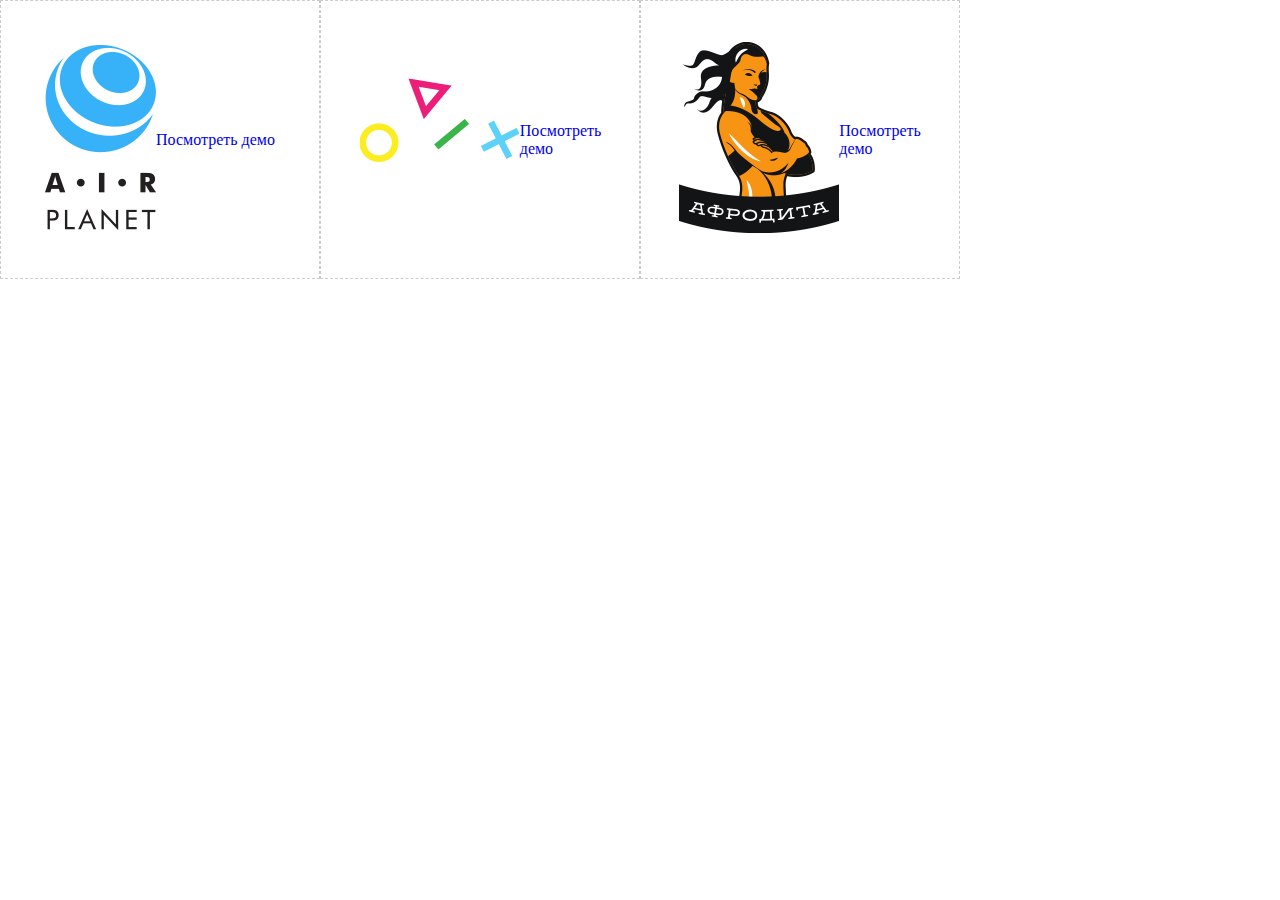
<file: index.html>
<!DOCTYPE html>
<html lang="en">

<head>
    <meta charset="UTF-8">
    <meta name="viewport" content="width=device-width, initial-scale=1.0">
    <meta http-equiv="X-UA-Compatible" content="ie=edge">
    <title>Document</title>
    <link rel="stylesheet" href="css/main.css">
</head>

<body>
    <div class="wrapper">
        <section class="section airplanet">
            <a href="style_guide_air.html" class="section__link">
                <img src="images/logo_intro.png" alt="" class="section__logo section__logo_trans-air">
            </a>
            <a href="pages/airplanet/index.html" class="demo demo_air">Посмотреть демо</a>
        </section>
        <section class="section coworking">
            <a href="style_guide_coworking.html" class="section__link">
                <img src="images/logo_w.png" alt="" class="section__logo section__logo_trans-cow">
            </a>
            <a href="pages/coworking/index.html" class="demo demo_cow">Посмотреть демо</a>
        </section>
        <section class="section fitness">
            <a href="style_guide_afrodita.html" class="section__link">
                <img src="images/logo.png" alt="" class="section__logo section__logo_trans-fit">
            </a>
            <a href="pages/afrodita/index.html" class="demo">Посмотреть демо</a>
        </section>
    </div>
    <script src="js/index.js"></script>
</body>

</html>
</file>
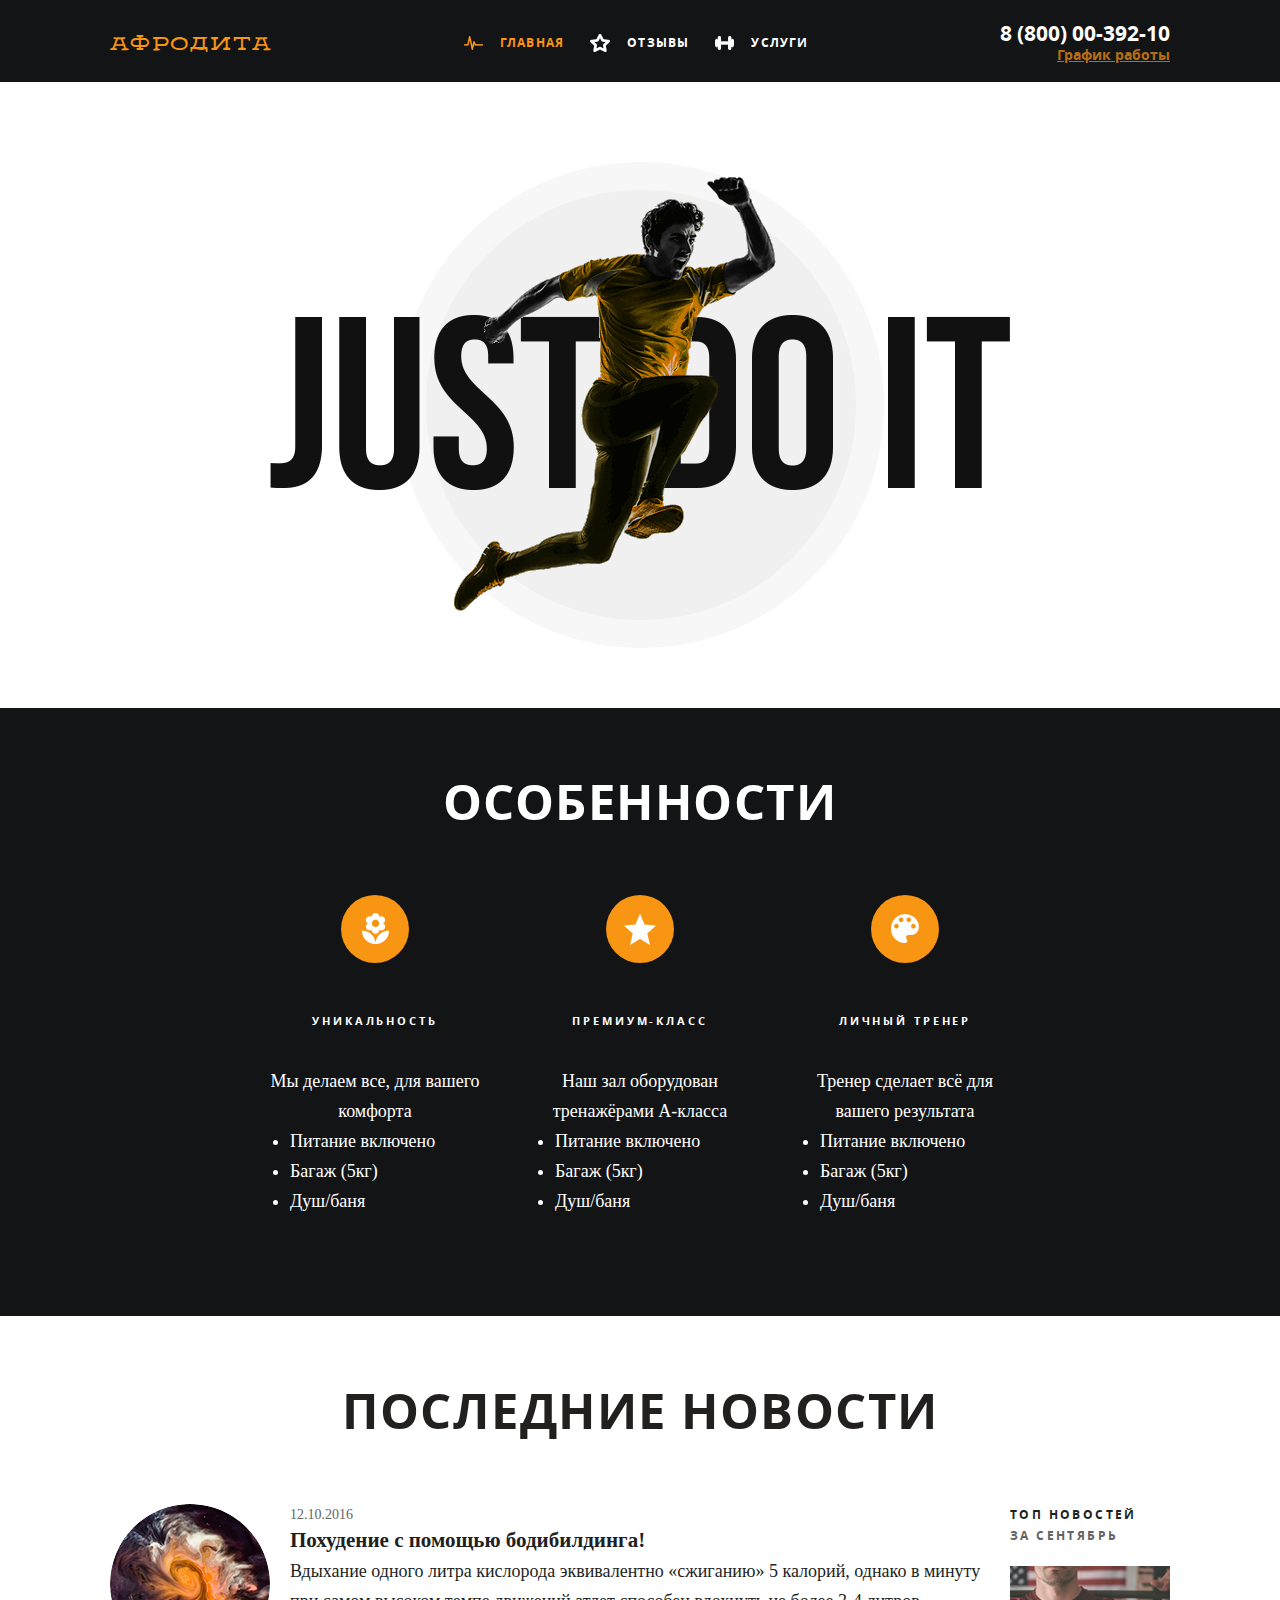
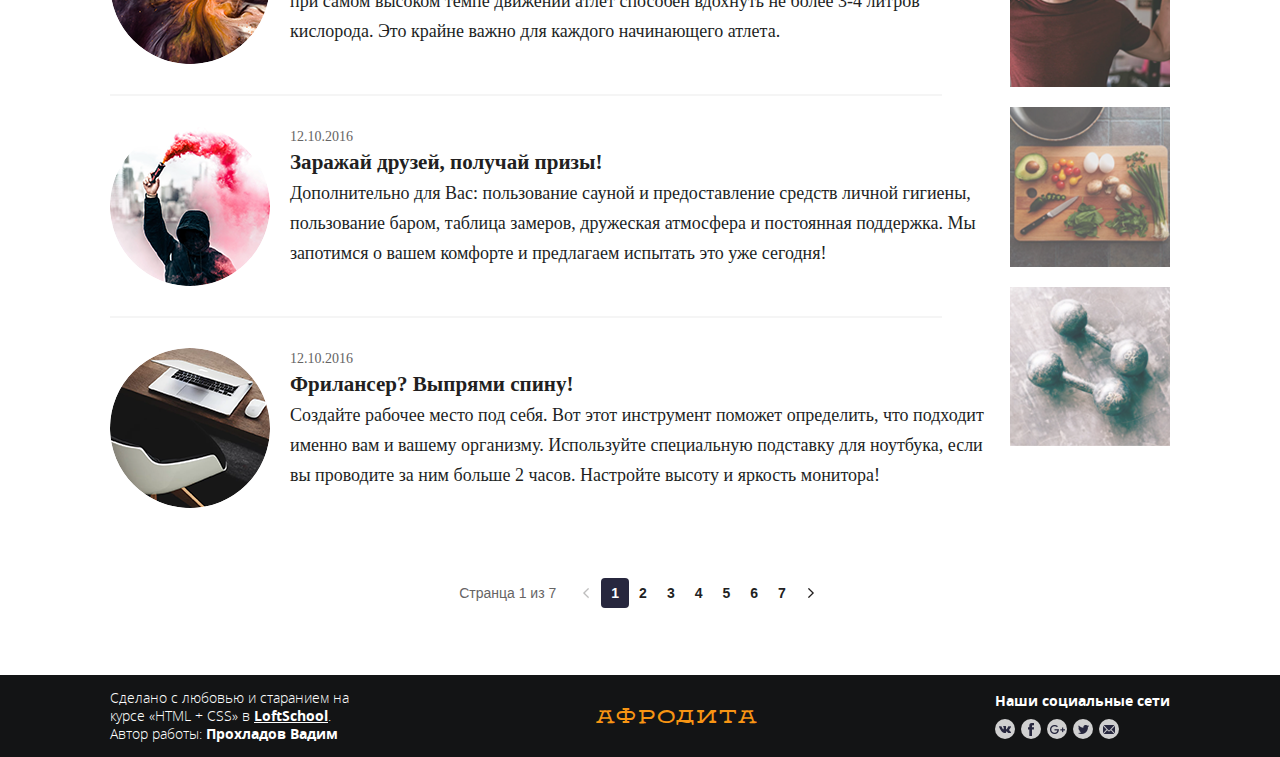
<file: pages/afrodita/index.html>
<!DOCTYPE html>
<html lang="en">

<head>
    <meta charset="UTF-8">
    <meta name="viewport" content="width=device-width, initial-scale=1.0">
    <meta http-equiv="X-UA-Compatible" content="ie=edge">
    <title>AFRODITA</title>
    <link rel="stylesheet" href="../../css/afrodita.css">
    <link rel="shortcut icon" href="../../images/favicon_f.ico" type="image/x-icon">
    <script src="../../js/index.js"></script>
</head>

<body>
    <div class="wrapper">
        <header class="header">
            <div class="container container_between">
                <a href="#" class="logo">Афродита</a>
                <nav class="menu">
                    <ul class="menu__list">
                        <li class="menu__item menu__item_active">
                            <a href="index.html" class="menu__link menu__link_main-icon">Главная</a>
                        </li>
                        <li class="menu__item">
                            <a href="reviews.html" class="menu__link menu__link_feed-icon">Отзывы</a>
                        </li>
                        <li class="menu__item">
                            <a href="service.html" class="menu__link menu__link_service-icon">Услуги</a>
                        </li>
                    </ul>
                </nav>
                <div class="contacts">
                    <a href="tel:88000039210" class="contacts__phone">8 (800) 00-392-10</a>
                    <div class="contacts__work">
                        <a href="#" class="contacts__worktime">График работы</a>
                        <div class="contacts__drop">
                            <ul class="contacts__work-list">
                                <li class="contacts__work-item contacts__work-item_active">пн-вс: 09:00-20:00</li>
                                <li class="contacts__work-item">обед: 14:00-14:30</li>
                            </ul>
                        </div>
                    </div>
                </div>
            </div>
        </header>
        <section class="banner">
            <div class="container container_width_740">
                <img src="../../images/Image.png" alt="banner" class="banner__photo">
            </div>
        </section>
        <section class="features">
            <div class="container container_width_740 container_column container_center">
                <h2 class="title title_color_white">особенности</h2>
                <ul class="features__list">
                    <li class="features__item">
                        <div class="feature">
                            <div class="feature__icon feature__icon_flower"></div>
                            <div class="feature__desc">
                                <h4 class="feature__title">Уникальность</h4>
                                <p class="feature__text">Мы делаем все, для вашего комфорта</p>
                                <ul class="feature__inner-list">
                                    <li class="feature__inner-item">Питание включено</li>
                                    <li class="feature__inner-item">Багаж (5кг)</li>
                                    <li class="feature__inner-item">Душ/баня</li>
                                </ul>
                            </div>
                        </div>
                    </li>
                    <li class="features__item">
                        <div class="feature">
                            <div class="feature__icon feature__icon_star"></div>
                            <div class="feature__desc">
                                <h4 class="feature__title">премиум-класс</h4>
                                <p class="feature__text">Наш зал оборудован тренажёрами A-класса </p>
                                <ul class="feature__inner-list">
                                    <li class="feature__inner-item">Питание включено</li>
                                    <li class="feature__inner-item">Багаж (5кг)</li>
                                    <li class="feature__inner-item">Душ/баня</li>
                                </ul>
                            </div>
                        </div>
                    </li>
                    <li class="features__item">
                        <div class="feature">
                            <div class="feature__icon feature__icon_palete"></div>
                            <div class="feature__desc">
                                <h4 class="feature__title">личный тренер</h4>
                                <p class="feature__text">Тренер сделает всё
                                    для вашего результата</p>
                                <ul class="feature__inner-list">
                                    <li class="feature__inner-item">Питание включено</li>
                                    <li class="feature__inner-item">Багаж (5кг)</li>
                                    <li class="feature__inner-item">Душ/баня</li>
                                </ul>
                            </div>
                        </div>
                    </li>
                </ul>
            </div>
        </section>
    </div>
    <section class="last-news">
        <div class="container container_column container_center">
            <h2 class="title">Последние новости</h2>
            <div class="last-news__wrap">
                <ul class="last-news__list">
                    <li class="last-news__item">
                        <article class="news">
                            <div class="news__photo">
                                <img src="../../images/Layer_6.png" alt="" class="news__img">
                            </div>
                            <div class="news__desc">
                                <time class="news__date">12.10.2016</time>
                                <h3 class="news__title">Похудение с помощью бодибилдинга!</h3>
                                <p class="news__text">Вдыхание одного литра кислорода эквивалентно «сжиганию» 5
                                    калорий, однако в
                                    минуту при самом высоком темпе движений атлет способен вдохнуть не более 3-4 литров
                                    кислорода.
                                    Это крайне важно для каждого начинающего атлета.</p>
                            </div>
                        </article>
                    </li>
                    <li class="last-news__item">
                        <article class="news">
                            <div class="news__photo">
                                <img src="../../images/Layer_7.png" alt="" class="news__img">
                            </div>
                            <div class="news__desc">
                                <time class="news__date">12.10.2016</time>
                                <h3 class="news__title">Заражай друзей, получай призы!</h3>
                                <p class="news__text">Дополнительно для Вас: пользование сауной и предоставление
                                    средств личной гигиены, пользование баром, таблица замеров, дружеская атмосфера и
                                    постоянная поддержка. Мы запотимся о вашем комфорте и предлагаем испытать это уже
                                    сегодня!</p>
                            </div>
                        </article>
                    </li>
                    <li class="last-news__item">
                        <article class="news">
                            <div class="news__photo">
                                <img src="../../images/Layer_9.png" alt="" class="news__img">
                            </div>
                            <div class="news__desc">
                                <time class="news__date">12.10.2016</time>
                                <h3 class="news__title">Фрилансер? Выпрями спину!</h3>
                                <p class="news__text">Создайте рабочее место под себя. Вот этот инструмент поможет
                                    определить, что подходит именно вам и вашему организму. Используйте специальную
                                    подставку для ноутбука, если вы проводите за ним больше 2 часов. Настройте высоту и
                                    яркость монитора! </p>
                            </div>
                        </article>
                    </li>
                </ul>
                <div class="top-news">
                    <div class="top-news__info">
                        <h4 class="top-news__title">Топ новостей</h4>
                        <div class="top-news__period">За сентябрь</div>
                    </div>
                    <ul class="top-news__list">
                        <li class="top-news__item">
                            <a href="#" class="top-news__link">
                                <img src="../../images/Layer_10.png" alt="" class="top-news__photo">
                            </a>
                        </li>
                        <li class="top-news__item">
                            <a href="#" class="top-news__link">
                                <img src="../../images/Layer_11.png" alt="" class="top-news__photo">
                            </a>
                        </li>
                        <li class="top-news__item">
                            <a href="#" class="top-news__link">
                                <img src="../../images/Layer_12.png" alt="" class="top-news__photo">
                            </a>
                        </li>
                    </ul>
                </div>
            </div>
            <div class="pagination">
                <div class="pagination__info">Странца
                    <span class="pagination__count">1</span>
                    из
                    <span class="paginaton__total">7</span>
                </div>
                <div class="pagination__controls">
                    <a href="#" class="pagination__link pagination__link_prev pagination__link_active"></a>
                    <ul class="pagination__list">
                        <li class="pagination__item pagination__item_active">
                            <a href="#" class="pagination__link">1</a>
                        </li>
                        <li class="pagination__item">
                            <a href="#" class="pagination__link">2</a>
                        </li>
                        <li class="pagination__item">
                            <a href="#" class="pagination__link">3</a>
                        </li>
                        <li class="pagination__item">
                            <a href="#" class="pagination__link">4</a>
                        </li>
                        <li class="pagination__item">
                            <a href="#" class="pagination__link">5</a>
                        </li>
                        <li class="pagination__item">
                            <a href="#" class="pagination__link">6</a>
                        </li>
                        <li class="pagination__item">
                            <a href="#" class="pagination__link">7</a>
                        </li>
                    </ul>
                    <a href="#" class="pagination__link pagination__link_next"></a>
                </div>
            </div>
        </div>
    </section>
    <footer class="footer">
        <div class="container container_between">
            <div class="copyright">
                Сделано с любовью и старанием
                на курсе «HTML + CSS» в <a href="#" class="copyright__link">LoftSchool</a>.
                Автор работы: <span class="copyright__name">Прохладов Вадим</span>
            </div>
            <a href="#" class="logo">Афродита</a>
            <div class="socials">
                <h4 class="socials__title">Наши социальные сети</h4>
                <ul class="socials__list">
                    <li class="socials__item"><a href="#" class="socials__link socials__link_vk"></a></li>
                    <li class="socials__item"><a href="#" class="socials__link socials__link_fb"></a></li>
                    <li class="socials__item"><a href="#" class="socials__link socials__link_gp"></a></li>
                    <li class="socials__item"><a href="#" class="socials__link socials__link_tw"></a></li>
                    <li class="socials__item"><a href="#" class="socials__link socials__link_mail"></a></li>
                </ul>
            </div>
        </div>
    </footer>
</body>

</html>
</file>
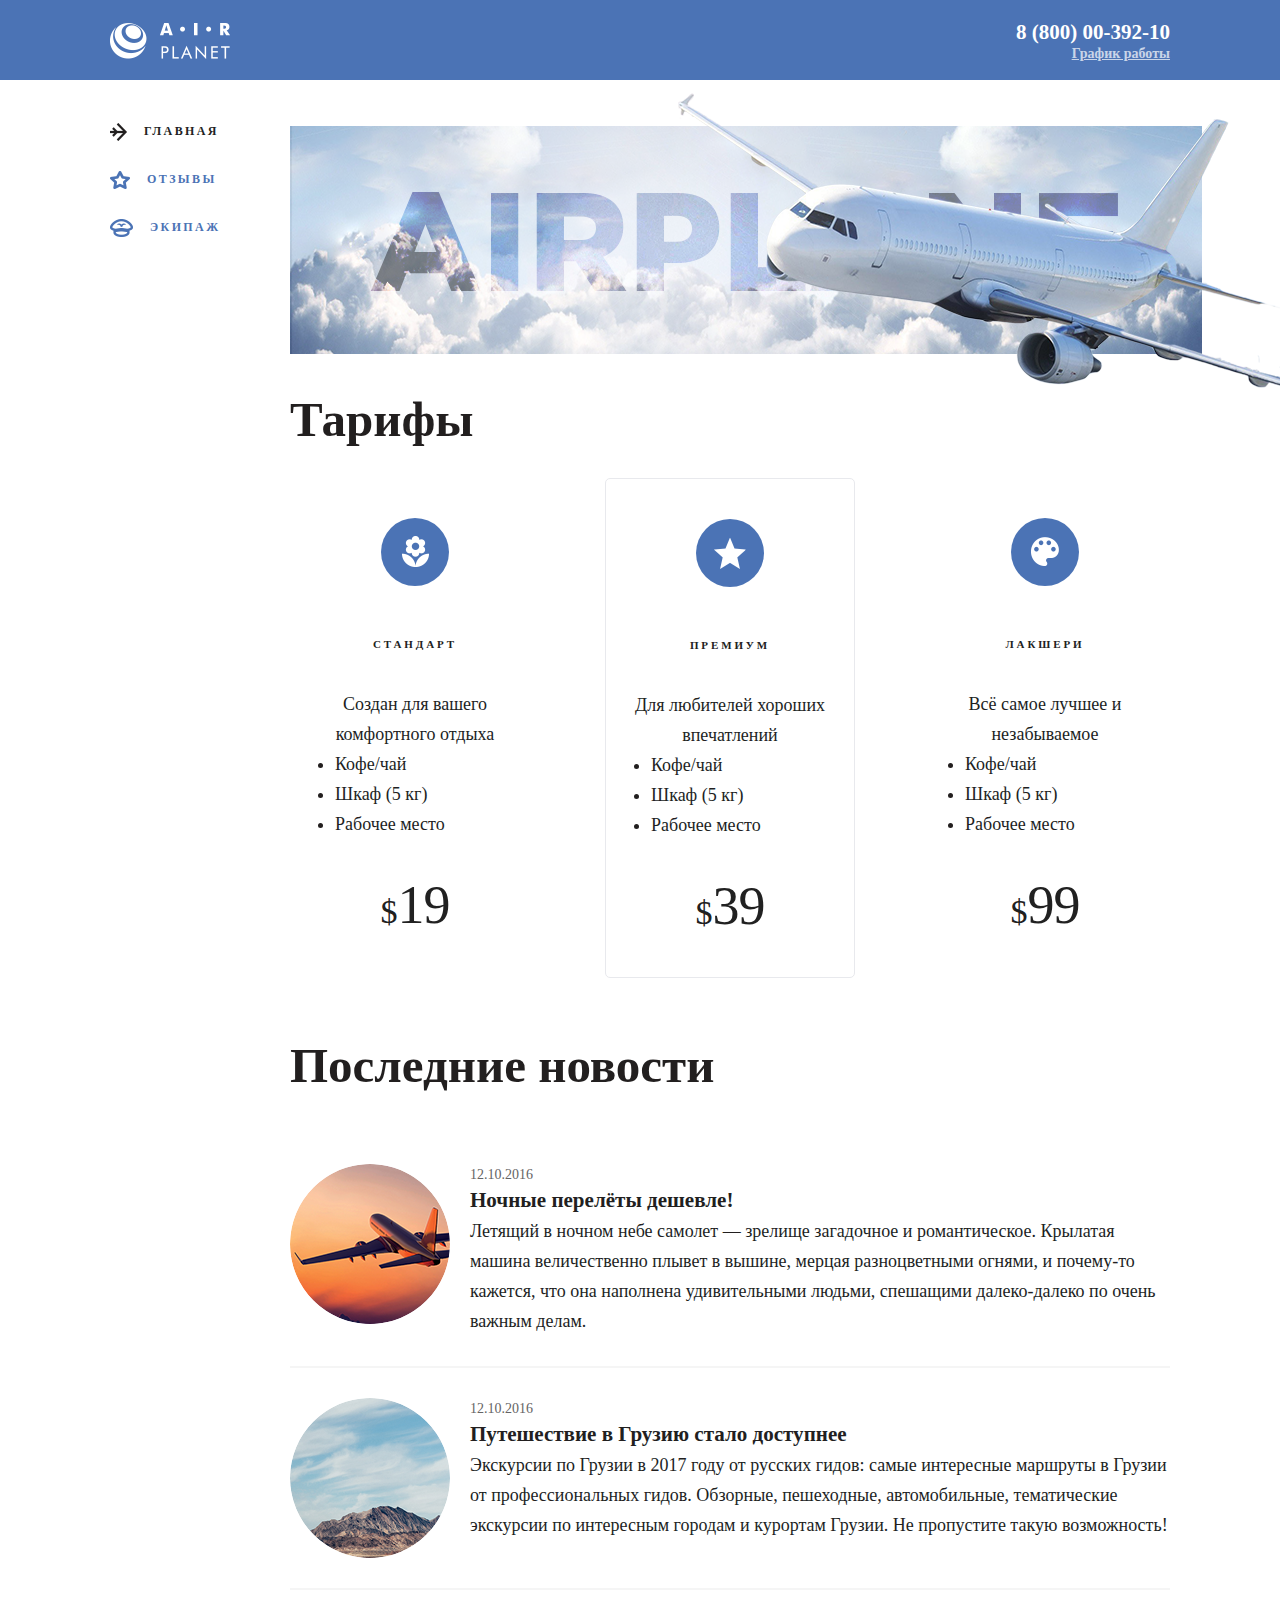
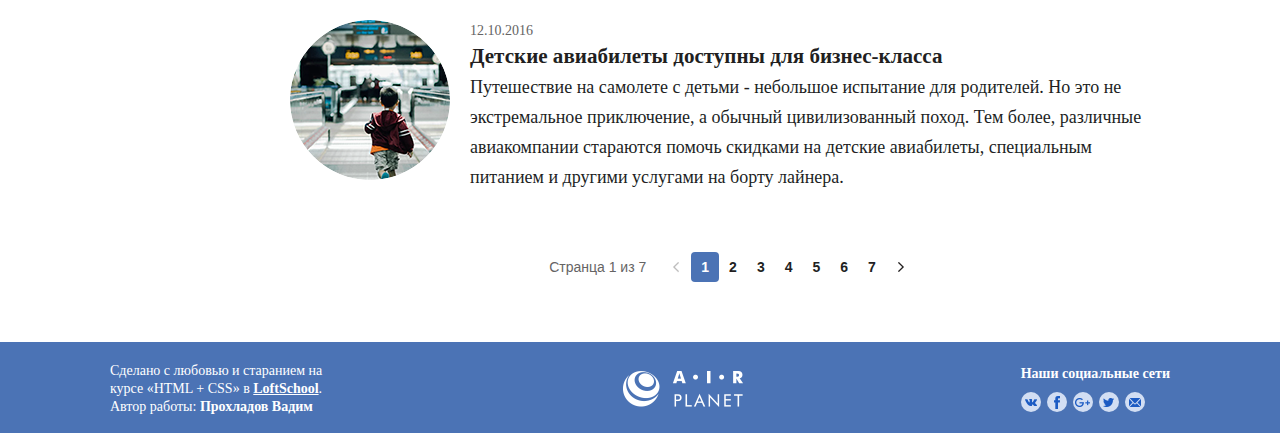
<file: pages/airplanet/index.html>
<!DOCTYPE html>
<html lang="en">

<head>
    <meta charset="UTF-8">
    <meta name="viewport" content="width=device-width, initial-scale=1.0">
    <meta http-equiv="X-UA-Compatible" content="ie=edge">
    <title>AIRPLANET</title>
    <link rel="stylesheet" href="../../css/airplanet.css">
    <script src="../../js/index.js"></script>
    <link rel="shortcut icon" href="../../images/favicon_f.ico" type="image/x-icon">
</head>

<body>
    <div class="wrapper">
        <header class="header">
            <div class="container container_between">
                <a href="#" class="logo">
                    <img src="../../images/logo_header.png" alt="" class="logo__img">
                </a>
                <div class="contacts">
                    <a href="tel:88000039210" class="contacts__phone">8 (800) 00-392-10</a>
                    <div class="contacts__work">
                        <a href="#" class="contacts__worktime">График работы</a>
                        <div class="contacts__drop">
                            <ul class="contacts__work-list">
                                <li class="contacts__work-item contacts__work-item_active">пн-вс: 09:00-20:00</li>
                                <li class="contacts__work-item">обед: 14:00-14:30</li>
                            </ul>
                        </div>
                    </div>
                </div>
            </div>
        </header>
        <main class="maincontent">
            <div class="container">
                <aside class="sidebar sidebar_pt_30">
                    <nav class="menu">
                        <ul class="menu__list">
                            <li class="menu__item menu__item_active">
                                <a href="index.html" class="menu__link menu__link_main-icon">Главная</a>
                            </li>
                            <li class="menu__item">
                                <a href="reviews.html" class="menu__link menu__link_feed-icon">Отзывы</a>
                            </li>
                            <li class="menu__item">
                                <a href="team.html" class="menu__link menu__link_team-icon">Экипаж</a>
                            </li>
                        </ul>
                    </nav>
                </aside>
                <div class="content">
                    <section class="banner">
                        <img src="../../images/airplane.png" alt="banner" class="banner__photo">
                    </section>
                    <section class="tarifs">
                        <h2 class="title title_mb_30">Тарифы</h2>
                        <ul class="tarifs__list">
                            <li class="tarifs__item">
                                <div class="tarif">
                                    <div class="tarif__icon tarif__icon_flower"></div>
                                    <div class="tarif__desc">
                                        <h4 class="tarif__title">стандарт</h4>
                                        <p class="tarif__text">Создан для вашего комфортного отдыха</p>
                                        <ul class="tarif__inner-list">
                                            <li class="tarif__inner-item"><span>Кофе/чай<span></li>
                                            <li class="tarif__inner-item"><span>Шкаф (5 кг)</span></li>
                                            <li class="tarif__inner-item"><span>Рабочее место</span></li>
                                        </ul>
                                    </div>
                                    <div class="tarif__price">
                                        <span class="tarif__wallet">$</span>
                                        <span class="tarif__count">19</span>
                                    </div>
                                </div>
                            </li>
                            <li class="tarifs__item tarifs__item_active">
                                <div class="tarif">
                                    <div class="tarif__icon tarif__icon_star"></div>
                                    <div class="tarif__desc">
                                        <h4 class="tarif__title">премиум</h4>
                                        <p class="tarif__text">Для любителей
                                            хороших впечатлений</p>
                                        <ul class="tarif__inner-list">
                                            <li class="tarif__inner-item"><span>Кофе/чай<span></li>
                                            <li class="tarif__inner-item"><span>Шкаф (5 кг)</span></li>
                                            <li class="tarif__inner-item"><span>Рабочее место</span></li>
                                        </ul>
                                    </div>
                                    <div class="tarif__price">
                                        <span class="tarif__wallet">$</span>
                                        <span class="tarif__count">39</span>
                                    </div>
                                </div>
                            </li>
                            <li class="tarifs__item ">
                                <div class="tarif">
                                    <div class="tarif__icon tarif__icon_palete"></div>
                                    <div class="tarif__desc">
                                        <h4 class="tarif__title">лакшери</h4>
                                        <p class="tarif__text">Всё самое лучшее
                                            и незабываемое</p>
                                        <ul class="tarif__inner-list">
                                            <li class="tarif__inner-item"><span>Кофе/чай<span></li>
                                            <li class="tarif__inner-item"><span>Шкаф (5 кг)</span></li>
                                            <li class="tarif__inner-item"><span>Рабочее место</span></li>
                                        </ul>
                                    </div>
                                    <div class="tarif__price">
                                        <span class="tarif__wallet">$</span>
                                        <span class="tarif__count">99</span>
                                    </div>
                                </div>
                            </li>
                        </ul>
                    </section>
                    <section class="last-news">
                        <h2 class="title title_mb_70">Последние новости</h2>
                        <ul class="last-news__list">
                            <li class="last-news__item">
                                <article class="news">
                                    <div class="news__photo">
                                        <img src="../../images/planeflying1.png" alt="" class="news__img">
                                    </div>
                                    <div class="news__desc">
                                        <time class="news__date">12.10.2016</time>
                                        <h3 class="news__title">Ночные перелёты дешевле!</h3>
                                        <p class="news__text">Летящий в ночном небе самолет — зрелище загадочное и
                                            романтическое. Крылатая
                                            машина величественно плывет в вышине, мерцая разноцветными огнями, и
                                            почему-то кажется, что она
                                            наполнена удивительными людьми, спешащими далеко-далеко по очень важным
                                            делам. </p>
                                    </div>
                                </article>
                            </li>
                            <li class="last-news__item">
                                <article class="news">
                                    <div class="news__photo">
                                        <img src="../../images/Photo_1.png" alt="" class="news__img">
                                    </div>
                                    <div class="news__desc">
                                        <time class="news__date">12.10.2016</time>
                                        <h3 class="news__title">Путешествие в Грузию стало доступнее</h3>
                                        <p class="news__text">Экскурсии по Грузии в 2017 году от русских гидов: самые
                                            интересные маршруты в Грузии от профессиональных гидов. Обзорные,
                                            пешеходные, автомобильные, тематические экскурсии по интересным городам и
                                            курортам Грузии. Не пропустите такую возможность! </p>
                                    </div>
                                </article>
                            </li>
                            <li class="last-news__item">
                                <article class="news">
                                    <div class="news__photo">
                                        <img src="../../images/Layer_52.png" alt="" class="news__img">
                                    </div>
                                    <div class="news__desc">
                                        <time class="news__date">12.10.2016</time>
                                        <h3 class="news__title">Детские авиабилеты доступны для бизнес-класса</h3>
                                        <p class="news__text">Путешествие на самолете с детьми - небольшое испытание
                                            для родителей.
                                            Но это не экстремальное приключение, а обычный цивилизованный поход.
                                            Тем более, различные авиакомпании стараются помочь скидками на детские
                                            авиабилеты, специальным питанием и другими услугами на борту лайнера.</p>
                                    </div>
                                </article>
                            </li>
                        </ul>
                        <div class="pagination">
                            <div class="pagination__info">Странца
                                <span class="pagination__count">1</span>
                                из
                                <span class="paginaton__total">7</span>
                            </div>
                            <div class="pagination__controls">
                                <a href="#" class="pagination__link pagination__link_prev pagination__link_active"></a>
                                <ul class="pagination__list">
                                    <li class="pagination__item pagination__item_active">
                                        <a href="#" class="pagination__link">1</a>
                                    </li>
                                    <li class="pagination__item">
                                        <a href="#" class="pagination__link">2</a>
                                    </li>
                                    <li class="pagination__item">
                                        <a href="#" class="pagination__link">3</a>
                                    </li>
                                    <li class="pagination__item">
                                        <a href="#" class="pagination__link">4</a>
                                    </li>
                                    <li class="pagination__item">
                                        <a href="#" class="pagination__link">5</a>
                                    </li>
                                    <li class="pagination__item">
                                        <a href="#" class="pagination__link">6</a>
                                    </li>
                                    <li class="pagination__item">
                                        <a href="#" class="pagination__link">7</a>
                                    </li>
                                </ul>
                                <a href="#" class="pagination__link pagination__link_next"></a>
                            </div>
                        </div>
                    </section>
                </div>
            </div>
        </main>
    </div>
    <footer class="footer">
        <div class="container container_between">
            <div class="copyright">
                Сделано с любовью и старанием
                на курсе «HTML + CSS» в <a href="#" class="copyright__link">LoftSchool</a>.
                Автор работы: <span class="copyright__name">Прохладов Вадим</span>
            </div>
            <a href="#" class="logo">
                <img src="../../images/logo_header.png" alt="" class="logo__img">
            </a>
            <div class="socials">
                <h4 class="socials__title">Наши социальные сети</h4>
                <ul class="socials__list">
                    <li class="socials__item"><a href="#" class="socials__link socials__link_vk"></a></li>
                    <li class="socials__item"><a href="#" class="socials__link socials__link_fb"></a></li>
                    <li class="socials__item"><a href="#" class="socials__link socials__link_gp"></a></li>
                    <li class="socials__item"><a href="#" class="socials__link socials__link_tw"></a></li>
                    <li class="socials__item"><a href="#" class="socials__link socials__link_mail"></a></li>
                </ul>
            </div>
        </div>
    </footer>
</body>

</html>
</file>
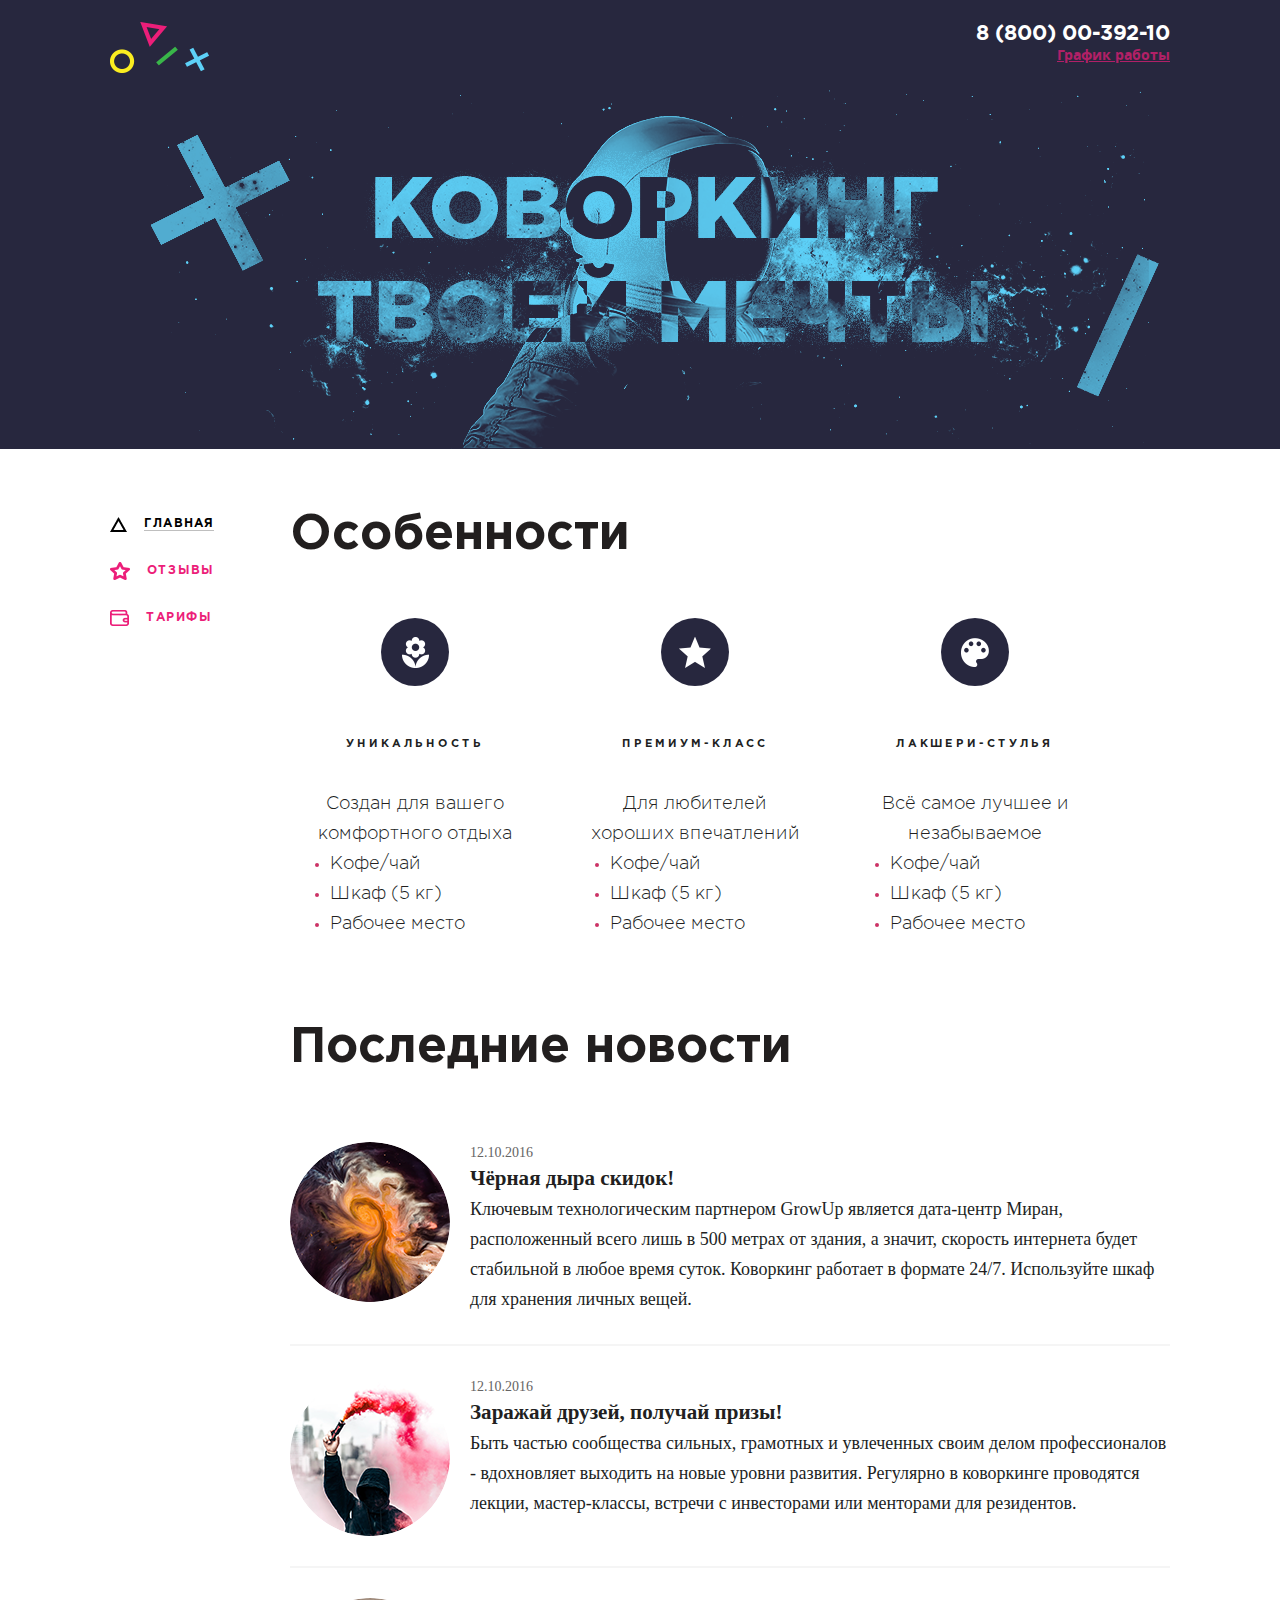
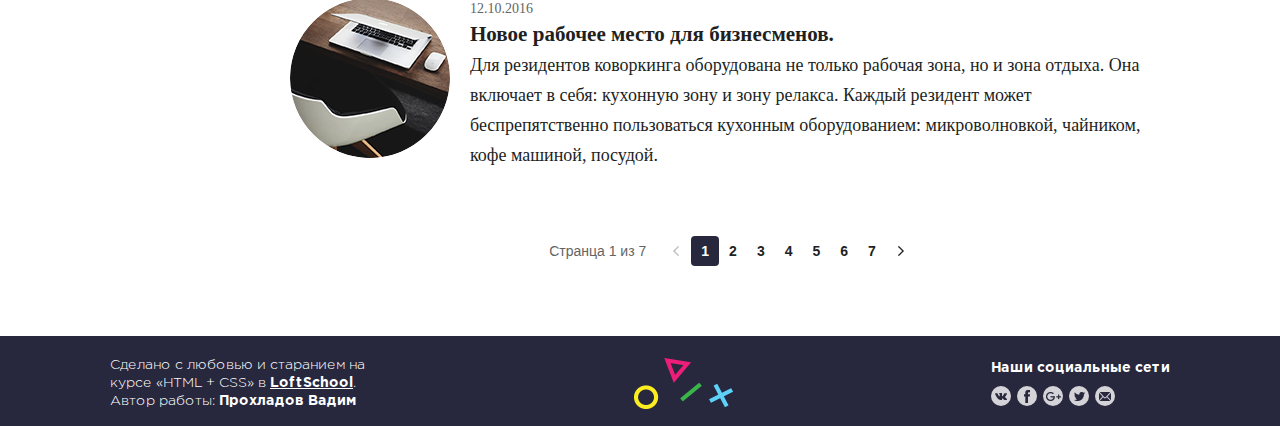
<file: pages/coworking/index.html>
<!DOCTYPE html>
<html lang="en">

<head>
    <meta charset="UTF-8">
    <meta name="viewport" content="width=1080, initial-scale=1.0">
    <meta http-equiv="X-UA-Compatible" content="ie=edge">
    <title>COWORKING</title>
    <link rel="stylesheet" href="../../css/coworking.css">
    <link rel="shortcut icon" href="../../images/favicon_f.ico" type="image/x-icon">
</head>

<body>
    <div class="wrapper">
        <header class="header">
            <div class="container container_column">
                <div class="header__top">
                    <a href="#" class="logo">
                        <img src="../../images/logo-fig.png" alt="" class="logo__img">
                    </a>
                    <div class="contacts">
                        <a href="tel:88000039210" class="contacts__phone">8 (800) 00-392-10</a>
                        <div class="contacts__work">
                            <a href="#" class="contacts__worktime">График работы</a>
                            <div class="contacts__drop">
                                <ul class="contacts__work-list">
                                    <li class="contacts__work-item contacts__work-item_active">пн-вс: 09:00-20:00</li>
                                    <li class="contacts__work-item">обед: 14:00-14:30</li>
                                </ul>
                            </div>
                        </div>
                    </div>
                </div>
                <div class="header__banner">
                    <div class="banner">
                        <img src="../../images/Banner.png" alt="banner" class="banner__photo">
                    </div>
                </div>
            </div>
        </header>
        <main class="maincontent">
            <div class="container">
                <aside class="sidebar">
                    <nav class="menu">
                        <ul class="menu__list">
                            <li class="menu__item menu__item_active">
                                <a href="index.html" class="menu__link menu__link_main-icon"><span>Главная</span></a>
                            </li>
                            <li class="menu__item">
                                <a href="reviews.html" class="menu__link menu__link_feed-icon"><span>Отзывы</span></a>
                            </li>
                            <li class="menu__item">
                                <a href="tarifs.html" class="menu__link menu__link_wallet-icon"><span>Тарифы</span></a>
                            </li>
                        </ul>
                    </nav>
                </aside>
                <div class="content">
                    <section class="features">
                        <h2 class="title title_mb_64">Особенности</h2>
                        <ul class="features__list">
                            <li class="features__item">
                                <div class="feature">
                                    <div class="feature__icon feature__icon_flower"></div>
                                    <div class="feature__desc">
                                        <h4 class="feature__title">Уникальность</h4>
                                        <p class="feature__text">Создан для вашего комфортного отдыха</p>
                                        <ul class="feature__inner-list">
                                            <li class="feature__inner-item"><span>Кофе/чай<span></li>
                                            <li class="feature__inner-item"><span>Шкаф (5 кг)</span></li>
                                            <li class="feature__inner-item"><span>Рабочее место</span></li>
                                        </ul>
                                    </div>
                                </div>
                            </li>
                            <li class="features__item">
                                <div class="feature">
                                    <div class="feature__icon feature__icon_star"></div>
                                    <div class="feature__desc">
                                        <h4 class="feature__title">премиум-класс</h4>
                                        <p class="feature__text">Для любителей
                                            хороших впечатлений</p>
                                        <ul class="feature__inner-list">
                                            <li class="feature__inner-item"><span>Кофе/чай<span></li>
                                            <li class="feature__inner-item"><span>Шкаф (5 кг)</span></li>
                                            <li class="feature__inner-item"><span>Рабочее место</span></li>
                                        </ul>
                                    </div>
                                </div>
                            </li>
                            <li class="features__item">
                                <div class="feature">
                                    <div class="feature__icon feature__icon_palete"></div>
                                    <div class="feature__desc">
                                        <h4 class="feature__title">лакшери-стулья</h4>
                                        <p class="feature__text">Всё самое лучшее
                                            и незабываемое</p>
                                        <ul class="feature__inner-list">
                                            <li class="feature__inner-item"><span>Кофе/чай<span></li>
                                            <li class="feature__inner-item"><span>Шкаф (5 кг)</span></li>
                                            <li class="feature__inner-item"><span>Рабочее место</span></li>
                                        </ul>
                                    </div>
                                </div>
                            </li>
                        </ul>
                    </section>
                    <section class="last-news">
                        <h2 class="title title_mb_75">Последние новости</h2>
                        <ul class="last-news__list">
                            <li class="last-news__item">
                                <article class="news">
                                    <div class="news__photo">
                                        <img src="../../images/Layer_6.png" alt="" class="news__img">
                                    </div>
                                    <div class="news__desc">
                                        <time class="news__date">12.10.2016</time>
                                        <h3 class="news__title">Чёрная дыра скидок!</h3>
                                        <p class="news__text">Ключевым технологическим партнером GrowUp является
                                            дата-центр Миран, расположенный всего лишь в 500 метрах от здания, а
                                            значит, скорость интернета будет стабильной в любое время суток. Коворкинг
                                            работает в формате 24/7.
                                            Используйте шкаф для хранения личных вещей. </p>
                                    </div>
                                </article>
                            </li>
                            <li class="last-news__item">
                                <article class="news">
                                    <div class="news__photo">
                                        <img src="../../images/Layer_77.png" alt="" class="news__img">
                                    </div>
                                    <div class="news__desc">
                                        <time class="news__date">12.10.2016</time>
                                        <h3 class="news__title">Заражай друзей, получай призы!</h3>
                                        <p class="news__text">Быть частью сообщества сильных, грамотных и увлеченных
                                            своим делом профессионалов - вдохновляет выходить на новые уровни развития.
                                            Регулярно в коворкинге проводятся лекции, мастер-классы, встречи с
                                            инвесторами или менторами для резидентов. </p>
                                    </div>
                                </article>
                            </li>
                            <li class="last-news__item">
                                <article class="news">
                                    <div class="news__photo">
                                        <img src="../../images/Layer_99.png" alt="" class="news__img">
                                    </div>
                                    <div class="news__desc">
                                        <time class="news__date">12.10.2016</time>
                                        <h3 class="news__title">Новое рабочее место для бизнесменов. </h3>
                                        <p class="news__text">Для резидентов коворкинга оборудована не только рабочая
                                            зона, но и зона отдыха. Она включает в себя: кухонную зону и зону релакса.
                                            Каждый резидент может беспрепятственно пользоваться кухонным оборудованием:
                                            микроволновкой, чайником, кофе машиной, посудой.</p>
                                    </div>
                                </article>
                            </li>
                        </ul>
                        <div class="pagination">
                            <div class="pagination__info">Странца
                                <span class="pagination__count">1</span>
                                из
                                <span class="paginaton__total">7</span>
                            </div>
                            <div class="pagination__controls">
                                <a href="#" class="pagination__link pagination__link_prev pagination__link_active"></a>
                                <ul class="pagination__list">
                                    <li class="pagination__item pagination__item_active">
                                        <a href="#" class="pagination__link">1</a>
                                    </li>
                                    <li class="pagination__item">
                                        <a href="#" class="pagination__link">2</a>
                                    </li>
                                    <li class="pagination__item">
                                        <a href="#" class="pagination__link">3</a>
                                    </li>
                                    <li class="pagination__item">
                                        <a href="#" class="pagination__link">4</a>
                                    </li>
                                    <li class="pagination__item">
                                        <a href="#" class="pagination__link">5</a>
                                    </li>
                                    <li class="pagination__item">
                                        <a href="#" class="pagination__link">6</a>
                                    </li>
                                    <li class="pagination__item">
                                        <a href="#" class="pagination__link">7</a>
                                    </li>
                                </ul>
                                <a href="#" class="pagination__link pagination__link_next"></a>
                            </div>
                        </div>
                    </section>
                </div>
            </div>
        </main>
    </div>
    <footer class="footer">
        <div class="container container_between">
            <div class="copyright">
                Сделано с любовью и старанием
                на курсе «HTML + CSS» в <a href="#" class="copyright__link">LoftSchool</a>.
                Автор работы: <span class="copyright__name">Прохладов Вадим</span>
            </div>
            <a href="#" class="logo">
                <img src="../../images/logo-fig.png" alt="logo" class="logo__img">
            </a>
            <div class="socials">
                <h4 class="socials__title">Наши социальные сети</h4>
                <ul class="socials__list">
                    <li class="socials__item"><a href="#" class="socials__link socials__link_vk"></a></li>
                    <li class="socials__item"><a href="#" class="socials__link socials__link_fb"></a></li>
                    <li class="socials__item"><a href="#" class="socials__link socials__link_gp"></a></li>
                    <li class="socials__item"><a href="#" class="socials__link socials__link_tw"></a></li>
                    <li class="socials__item"><a href="#" class="socials__link socials__link_mail"></a></li>
                </ul>
            </div>
        </div>
    </footer>
</body>

</html>
</file>
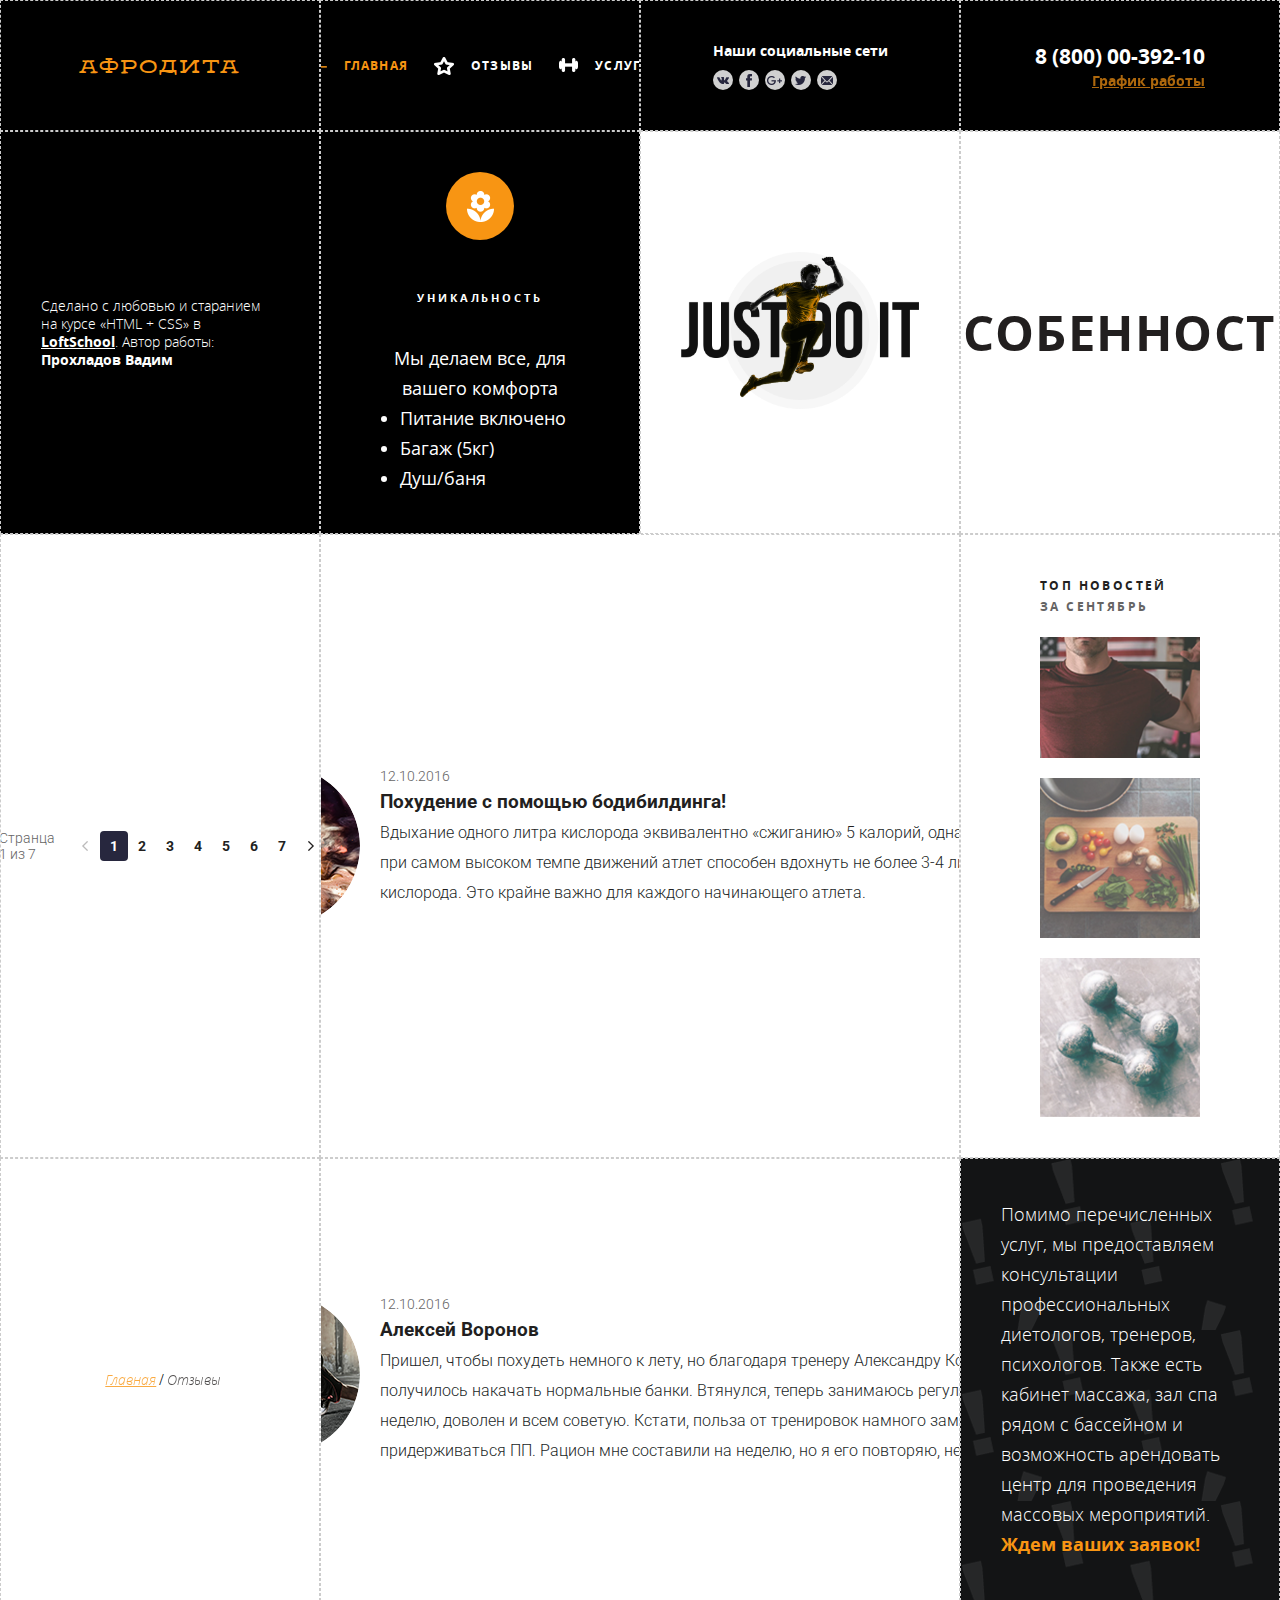
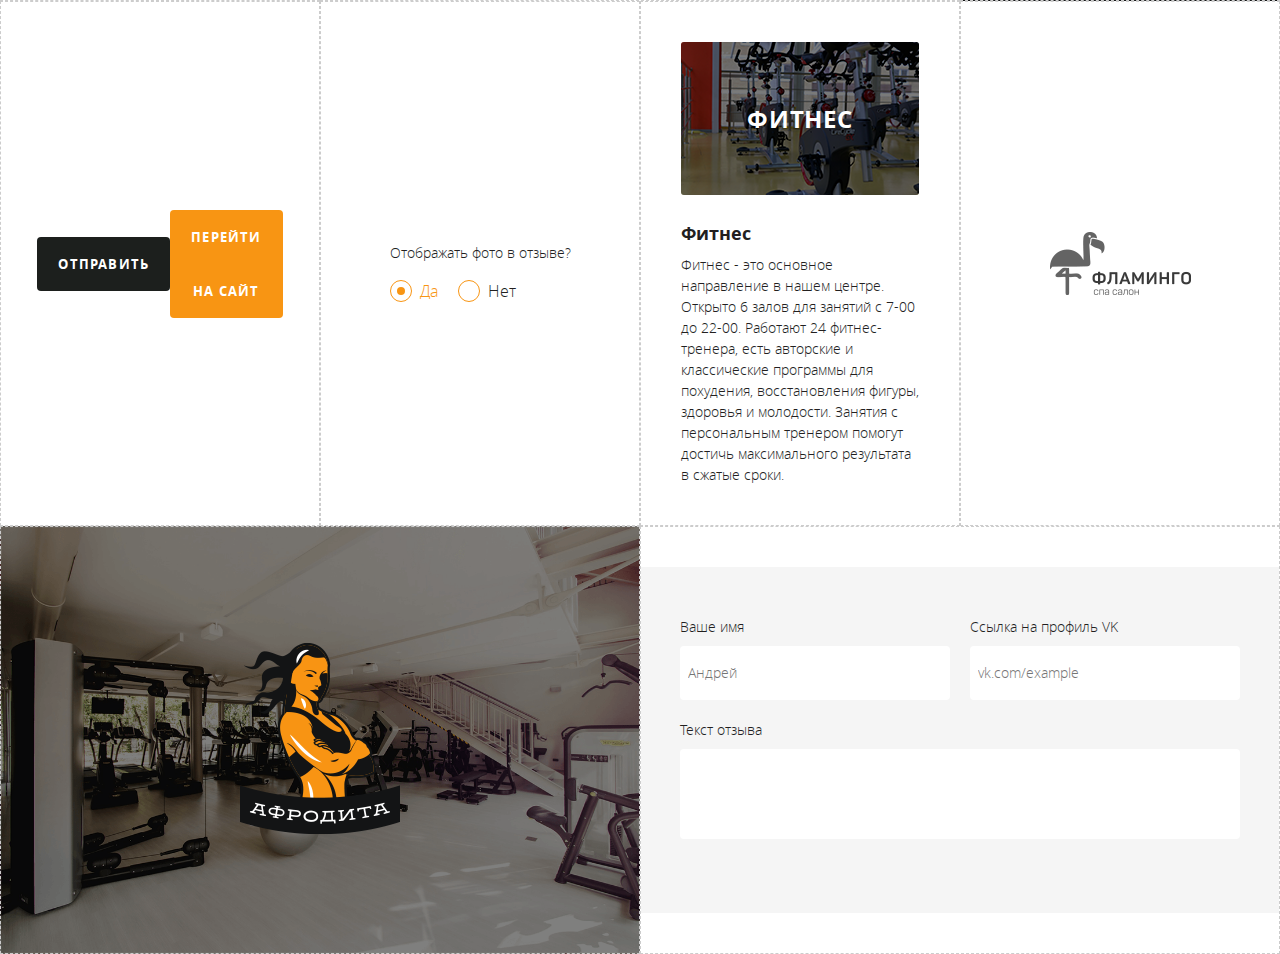
<file: style_guide.html>
<!DOCTYPE html>
<html lang="en">

<head>
    <meta charset="UTF-8">
    <meta name="viewport" content="width=device-width, initial-scale=1.0">
    <meta http-equiv="X-UA-Compatible" content="ie=edge">
    <title>Элементы страницы</title>
    <link rel="stylesheet" href="css/main.css">
</head>

<body>
    <div class="wrapper">
        <!-- logo -->
        <section class="section section_bg_black">
            <a href="#" class="logo">Афродита</a>
        </section>
        <!-- menu -->
        <section class="section section_bg_black">
            <nav class="menu">
                <ul class="menu__list">
                    <li class="menu__item menu__item_active">
                        <a href="#" class="menu__link menu__link_main-icon">Главная</a>
                    </li>
                    <li class="menu__item">
                        <a href="#" class="menu__link menu__link_feed-icon">Отзывы</a>
                    </li>
                    <li class="menu__item">
                        <a href="#" class="menu__link menu__link_service-icon">Услуги</a>
                    </li>
                </ul>
            </nav>
        </section>
        <!--SOCIALS-->
        <section class="section section_bg_black">
            <div class="socials">
                <h4 class="socials__title">Наши социальные сети</h4>
                <ul class="socials__list">
                    <li class="socials__item"><a href="#" class="socials__link socials__link_vk"></a></li>
                    <li class="socials__item"><a href="#" class="socials__link socials__link_fb"></a></li>
                    <li class="socials__item"><a href="#" class="socials__link socials__link_gp"></a></li>
                    <li class="socials__item"><a href="#" class="socials__link socials__link_tw"></a></li>
                    <li class="socials__item"><a href="#" class="socials__link socials__link_mail"></a></li>
                </ul>
            </div>
        </section>
        <!--DROPDOWN-->
        <section class="section section_bg_black">
            <div class="contacts">
                <a href="tel:88000039210" class="contacts__phone">8 (800) 00-392-10</a>
                <div class="contacts__work">
                    <a href="#" class="contacts__worktime">График работы</a>
                    <div class="contacts__drop">
                        <ul class="contacts__work-list">
                            <li class="contacts__work-item contacts__work-item_active">пн-вс: 09:00-20:00</li>
                            <li class="contacts__work-item">обед: 14:00-14:30</li>
                        </ul>
                    </div>
                </div>
            </div>
        </section>
        <!-- copyright -->
        <section class="section section_bg_black">
            <div class="copyright">
                Сделано с любовью и старанием
                на курсе «HTML + CSS» в <a href="#" class="copyright__link">LoftSchool</a>.
                Автор работы: <span class="copyright__name">Прохладов Вадим</span>
            </div>
        </section>
        <!-- feature -->
        <section class="section section_bg_black">
            <div class="feature">
                <div class="feature__icon feature__icon_flower"></div>
                <div class="feature__desc">
                    <h4 class="feature__title">Уникальность</h4>
                    <p class="feature__text">Мы делаем все, для вашего комфорта</p>
                    <ul class="feature__inner-list">
                        <li class="feature__inner-item">Питание включено</li>
                        <li class="feature__inner-item">Багаж (5кг)</li>
                        <li class="feature__inner-item">Душ/баня</li>
                    </ul>
                </div>
            </div>
        </section>
        <!-- banner -->
        <section class="section">
            <div class="banner">
                <img src="images//Image.png" alt="banner" class="banner__photo">
            </div>
        </section>
        <!-- title -->
        <section class="section">
            <h2 class="section-title">Особенности</h2>
        </section>
        <!--PAGINATION-->
        <section class="section">
            <div class="pagination">
                <div class="pagination__info">Странца
                    <span class="pagination__count">1</span>
                    из
                    <span class="paginaton__total">7</span>
                </div>
                <div class="pagination__controls">
                    <a href="#" class="pagination__link pagination__link_prev pagination__link_active"></a>
                    <ul class="pagination__list">
                        <li class="pagination__item pagination__item_active">
                            <a href="#" class="pagination__link">1</a>
                        </li>
                        <li class="pagination__item">
                            <a href="#" class="pagination__link">2</a>
                        </li>
                        <li class="pagination__item">
                            <a href="#" class="pagination__link">3</a>
                        </li>
                        <li class="pagination__item">
                            <a href="#" class="pagination__link">4</a>
                        </li>
                        <li class="pagination__item">
                            <a href="#" class="pagination__link">5</a>
                        </li>
                        <li class="pagination__item">
                            <a href="#" class="pagination__link">6</a>
                        </li>
                        <li class="pagination__item">
                            <a href="#" class="pagination__link">7</a>
                        </li>
                    </ul>
                    <a href="#" class="pagination__link pagination__link_next"></a>
                </div>
            </div>
        </section>
        <!-- news -->
        <section class="section section_w_50">
            <article class="news">
                <div class="news__photo">
                    <img src="images/Layer_6.png" alt="" class="news__img">
                </div>
                <div class="news__desc">
                    <time class="news__date">12.10.2016</time>
                    <h3 class="news__title">Похудение с помощью бодибилдинга!</h3>
                    <p class="news__text">Вдыхание одного литра кислорода эквивалентно «сжиганию» 5 калорий, однако в
                        минуту при самом высоком темпе движений атлет способен вдохнуть не более 3-4 литров кислорода.
                        Это крайне важно для каждого начинающего атлета.</p>
                </div>
            </article>
        </section>
        <!-- top-news -->
        <section class="section">
            <div class="top-news">
                <div class="top-news__info">
                    <h4 class="top-news__title">Топ новостей</h4>
                    <div class="top-news__period">За сентябрь</div>
                </div>
                <ul class="top-news__list">
                    <li class="top-news__item">
                        <a href="#" class="top-news__link">
                            <img src="images/Layer_10.png" alt="" class="top-news__photo">
                        </a>
                    </li>
                    <li class="top-news__item">
                        <a href="#" class="top-news__link">
                            <img src="images/Layer_11.png" alt="" class="top-news__photo">
                        </a>
                    </li>
                    <li class="top-news__item">
                        <a href="#" class="top-news__link">
                            <img src="images/Layer_12.png" alt="" class="top-news__photo">
                        </a>
                    </li>
                </ul>
            </div>
        </section>
        <!-- breadсrumbs -->
        <section class="section">
            <nav class="breadсrumbs">
                <ul class="breadсrumbs__list">
                    <li class="breadсrumbs__item breadcrumbs__item_active">
                        <a href="#" class="breadсrumbs__link">Главная</a>
                    </li>
                    <li class="breadсrumbs__item">
                        <a href="#" class="breadсrumbs__link">Отзывы</a>
                    </li>
                </ul>
            </nav>
        </section>
        <!-- reviews -->
        <section class="section section_w_50">
            <article class="review">
                <div class="review__photo">
                    <img src="images/bbqf8j1xb6u-han-vi-ph-m-th.png" alt="" class="review__img">
                </div>
                <div class="review__desc">
                    <time class="review__date">12.10.2016</time>
                    <h3 class="review__title">Алексей Воронов</h3>
                    <p class="review__text">Пришел, чтобы похудеть немного к лету, но благодаря тренеру Александру
                        Ковалеву, получилось накачать нормальные банки. Втянулся, теперь занимаюсь регулярно, 2 раза в
                        неделю, доволен и всем советую. Кстати, польза от тренировок намного заметнее, если
                        придерживаться ПП. Рацион мне составили на неделю, но я его повторяю, не надоедает.</p>
                </div>
            </article>
        </section>
        <!-- info -->
        <section class="section info">
            <p class="info__text">
                Помимо перечисленных услуг, мы предоставляем консультации профессиональных диетологов, тренеров,
                психологов. Также есть кабинет массажа, зал спа рядом с бассейном и возможность арендовать центр для
                проведения массовых мероприятий. <span class="info__accent">Ждем ваших заявок!</span>
            </p>
        </section>
        <!-- button -->
        <section class="section">
            <button class="button button_bg_black">Отправить</button>
            <button class="button button_bg_orange">Перейти на сайт</button>
        </section>
        <!-- radio -->
        <section class="section">
            <div class="radio-btns">
                <div class="radio-btns__title">Отображать фото в отзыве?</div>
                <div class="radio-btns__controls">
                    <label class="radio-btns__label">
                        <input type="radio" name="show" class="radio-btns__radio" checked>
                        <span class="radio-btns__radio-fake"></span>
                        <span class="radio-btns__label-text">Да</span>
                    </label>
                    <label class="radio-btns__label">
                        <input type="radio" name="show" class="radio-btns__radio">
                        <span class="radio-btns__radio-fake"></span>
                        <span class="radio-btns__label-text">Нет</span>
                    </label>
                </div>
            </div>
        </section>
        <!-- service -->
        <section class="section">
            <div class="service">
                <div class="service__photo" style="background-image: url('images/sports-1.png')">
                    <h3 class="service__logo">фитнес</h3>
                </div>
                <div class="service__desc">
                    <h4 class="service__title">Фитнес</h4>
                    <p class="service__text">Фитнес - это основное направление в нашем центре. Открыто 6 залов для
                        занятий с 7-00 до 22-00. Работают 24 фитнес-тренера, есть авторские и классические программы
                        для похудения, восстановления фигуры, здоровья и молодости. Занятия с персональным тренером
                        помогут достичь максимального результата в сжатые сроки.</p>
                </div>
            </div>
        </section>
        <!-- partner -->
        <section class="section">
            <a href="#" class="partner">
                <img src="images/logo-1.png" alt="fl" class="partner__img">
            </a>
        </section>
        <section class="section section_w_50 welcome">
            <div class="intro">
                <img src="images/logo.png" alt="logo" class="intro__img">
            </div>
        </section>
        <section class="section section_w_50">
            <form action="#" class="form">
                <div class="form__wrap">
                    <div class="form__elements">
                        <div class="form__row">
                            <label class="form__label">
                                <span class="form__label-text">Ваше имя</span>
                                <input type="text" class="form__input" placeholder="Андрей" name="name">
                            </label>
                            <label class="form__label">
                                <span class="form__label-text">Ссылка на профиль VK</span>
                                <input type="text" class="form__input" placeholder="vk.com/example" name="link">
                            </label>
                        </div>
                        <div class="form__row">
                            <label class="form__label">
                                <span class="form__label-text">Текст отзыва</span>
                                <textarea name="text" class="form__textarea"></textarea>
                            </label>
                        </div>
                    </div>
                </div>
            </form>
        </section>
    </div>
</body>

</html>
</file>
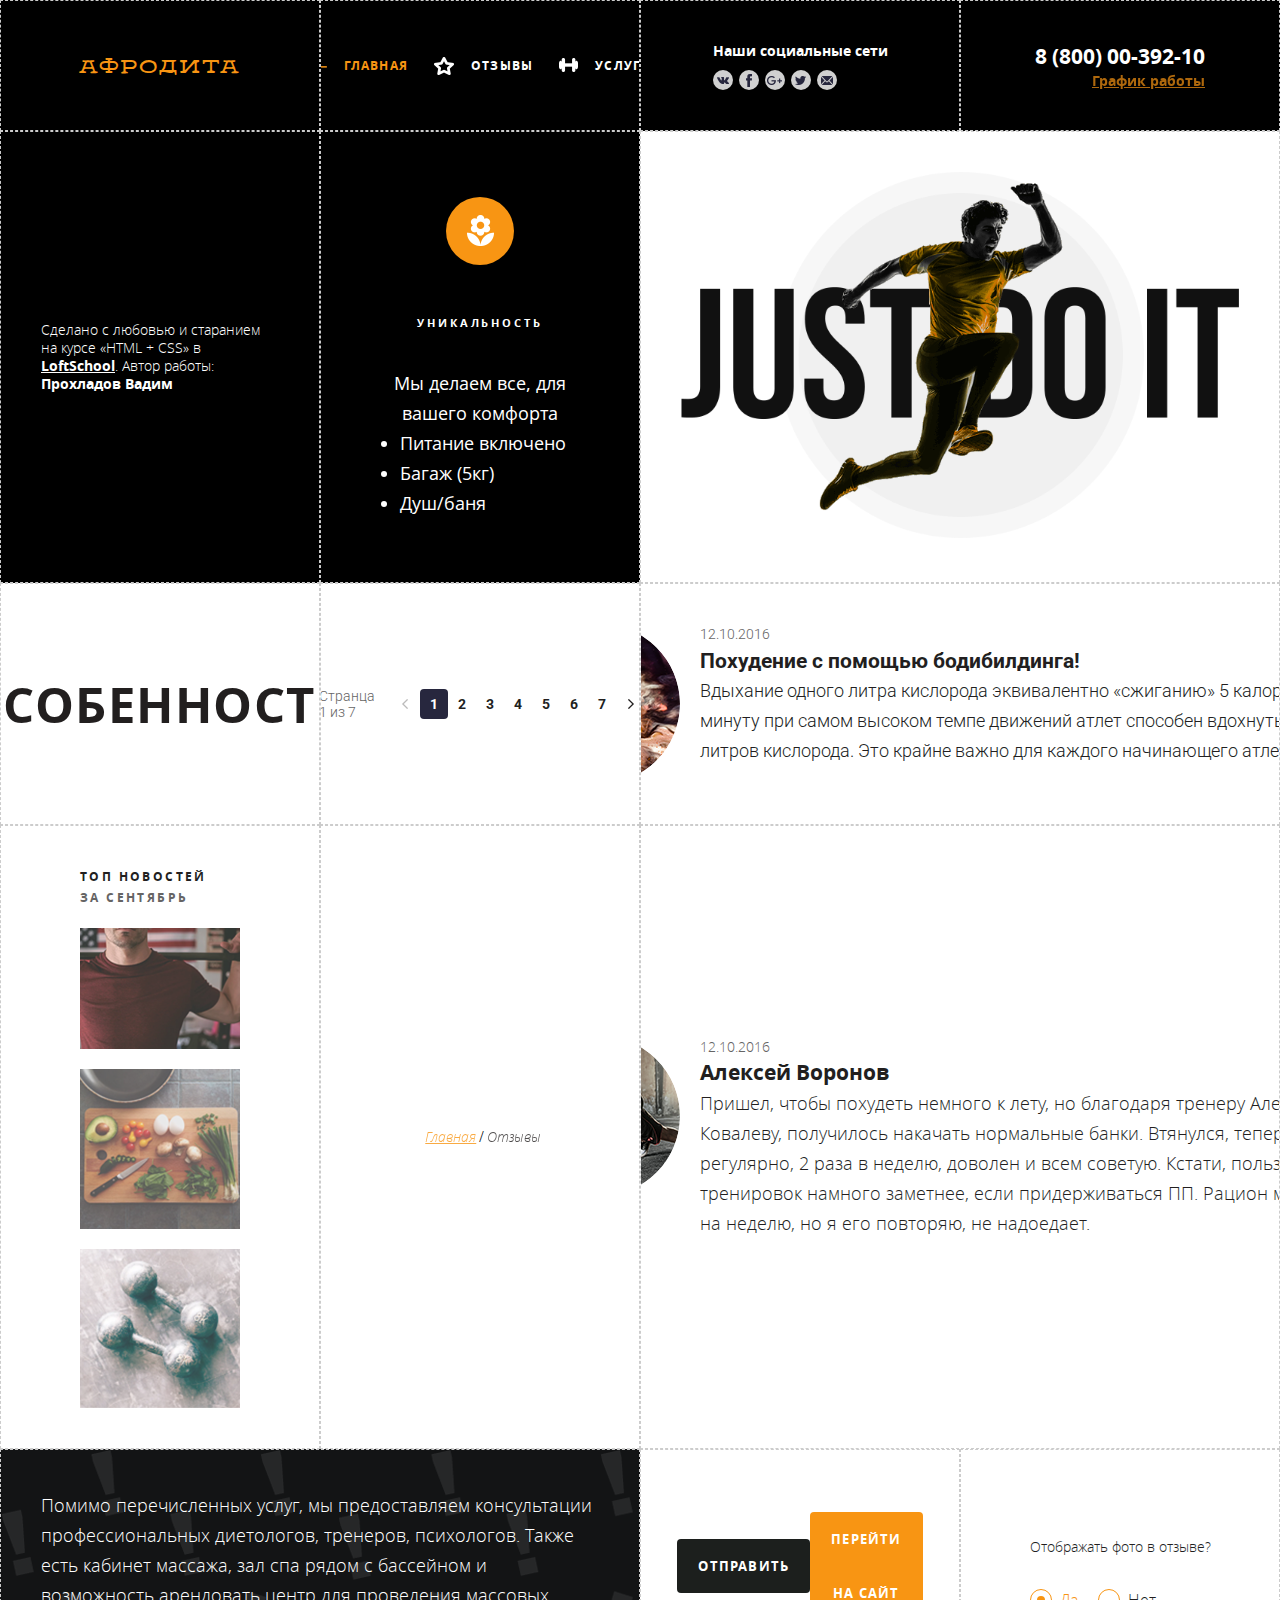
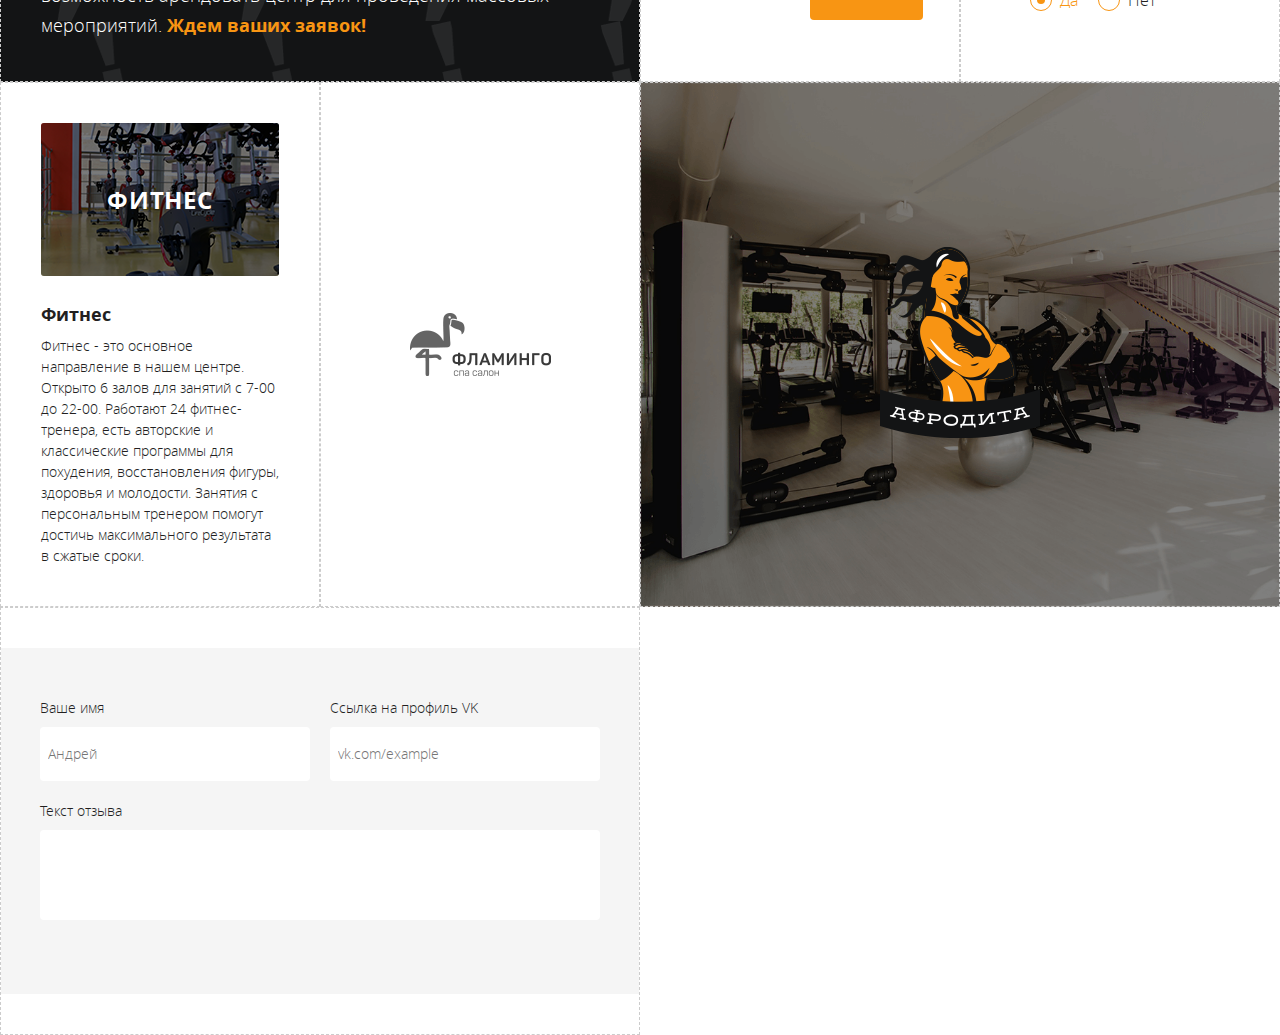
<file: style_guide_afrodita.html>
<!DOCTYPE html>
<html lang="en">

<head>
    <meta charset="UTF-8">
    <meta name="viewport" content="width=device-width, initial-scale=1.0">
    <meta http-equiv="X-UA-Compatible" content="ie=edge">
    <title>Элементы страницы</title>
    <link rel="stylesheet" href="css/main_afrodita.css">
</head>

<body>
    <div class="wrapper">
        <!-- logo -->
        <section class="section section_bg_black">
            <a href="#" class="logo">Афродита</a>
        </section>
        <!-- menu -->
        <section class="section section_bg_black">
            <nav class="menu">
                <ul class="menu__list">
                    <li class="menu__item menu__item_active">
                        <a href="#" class="menu__link menu__link_main-icon">Главная</a>
                    </li>
                    <li class="menu__item">
                        <a href="#" class="menu__link menu__link_feed-icon">Отзывы</a>
                    </li>
                    <li class="menu__item">
                        <a href="#" class="menu__link menu__link_service-icon">Услуги</a>
                    </li>
                </ul>
            </nav>
        </section>
        <!--SOCIALS-->
        <section class="section section_bg_black">
            <div class="socials">
                <h4 class="socials__title">Наши социальные сети</h4>
                <ul class="socials__list">
                    <li class="socials__item"><a href="#" class="socials__link socials__link_vk"></a></li>
                    <li class="socials__item"><a href="#" class="socials__link socials__link_fb"></a></li>
                    <li class="socials__item"><a href="#" class="socials__link socials__link_gp"></a></li>
                    <li class="socials__item"><a href="#" class="socials__link socials__link_tw"></a></li>
                    <li class="socials__item"><a href="#" class="socials__link socials__link_mail"></a></li>
                </ul>
            </div>
        </section>
        <!--DROPDOWN-->
        <section class="section section_bg_black" style="overflow: initial">
            <div class="contacts">
                <a href="tel:88000039210" class="contacts__phone">8 (800) 00-392-10</a>
                <div class="contacts__work">
                    <a href="#" class="contacts__worktime">График работы</a>
                    <div class="contacts__drop">
                        <ul class="contacts__work-list">
                            <li class="contacts__work-item contacts__work-item_active">пн-вс: 09:00-20:00</li>
                            <li class="contacts__work-item">обед: 14:00-14:30</li>
                        </ul>
                    </div>
                </div>
            </div>
        </section>
        <!-- copyright -->
        <section class="section section_bg_black">
            <div class="copyright">
                Сделано с любовью и старанием
                на курсе «HTML + CSS» в <a href="#" class="copyright__link">LoftSchool</a>.
                Автор работы: <span class="copyright__name">Прохладов Вадим</span>
            </div>
        </section>
        <!-- feature -->
        <section class="section section_bg_black">
            <div class="feature">
                <div class="feature__icon feature__icon_flower"></div>
                <div class="feature__desc">
                    <h4 class="feature__title">Уникальность</h4>
                    <p class="feature__text">Мы делаем все, для вашего комфорта</p>
                    <ul class="feature__inner-list">
                        <li class="feature__inner-item">Питание включено</li>
                        <li class="feature__inner-item">Багаж (5кг)</li>
                        <li class="feature__inner-item">Душ/баня</li>
                    </ul>
                </div>
            </div>
        </section>
        <!-- banner -->
        <section class="section section_w_50">
            <div class="banner">
                <img src="images/Image.png" alt="banner" class="banner__photo">
            </div>
        </section>
        <!-- title -->
        <section class="section">
            <h2 class="section-title">Особенности</h2>
        </section>
        <!--PAGINATION-->
        <section class="section">
            <div class="pagination">
                <div class="pagination__info">Странца
                    <span class="pagination__count">1</span>
                    из
                    <span class="paginaton__total">7</span>
                </div>
                <div class="pagination__controls">
                    <a href="#" class="pagination__link pagination__link_prev pagination__link_active"></a>
                    <ul class="pagination__list">
                        <li class="pagination__item pagination__item_active">
                            <a href="#" class="pagination__link">1</a>
                        </li>
                        <li class="pagination__item">
                            <a href="#" class="pagination__link">2</a>
                        </li>
                        <li class="pagination__item">
                            <a href="#" class="pagination__link">3</a>
                        </li>
                        <li class="pagination__item">
                            <a href="#" class="pagination__link">4</a>
                        </li>
                        <li class="pagination__item">
                            <a href="#" class="pagination__link">5</a>
                        </li>
                        <li class="pagination__item">
                            <a href="#" class="pagination__link">6</a>
                        </li>
                        <li class="pagination__item">
                            <a href="#" class="pagination__link">7</a>
                        </li>
                    </ul>
                    <a href="#" class="pagination__link pagination__link_next"></a>
                </div>
            </div>
        </section>
        <!-- news -->
        <section class="section section_w_50">
            <article class="news">
                <div class="news__photo">
                    <img src="images/Layer_6.png" alt="" class="news__img">
                </div>
                <div class="news__desc">
                    <time class="news__date">12.10.2016</time>
                    <h3 class="news__title">Похудение с помощью бодибилдинга!</h3>
                    <p class="news__text">Вдыхание одного литра кислорода эквивалентно «сжиганию» 5 калорий, однако в
                        минуту при самом высоком темпе движений атлет способен вдохнуть не более 3-4 литров кислорода.
                        Это крайне важно для каждого начинающего атлета.</p>
                </div>
            </article>
        </section>
        <!-- top-news -->
        <section class="section">
            <div class="top-news">
                <div class="top-news__info">
                    <h4 class="top-news__title">Топ новостей</h4>
                    <div class="top-news__period">За сентябрь</div>
                </div>
                <ul class="top-news__list">
                    <li class="top-news__item">
                        <a href="#" class="top-news__link">
                            <img src="images/Layer_10.png" alt="" class="top-news__photo">
                        </a>
                    </li>
                    <li class="top-news__item">
                        <a href="#" class="top-news__link">
                            <img src="images/Layer_11.png" alt="" class="top-news__photo">
                        </a>
                    </li>
                    <li class="top-news__item">
                        <a href="#" class="top-news__link">
                            <img src="images/Layer_12.png" alt="" class="top-news__photo">
                        </a>
                    </li>
                </ul>
            </div>
        </section>
        <!-- breadсrumbs -->
        <section class="section">
            <nav class="breadсrumbs">
                <ul class="breadсrumbs__list">
                    <li class="breadсrumbs__item breadcrumbs__item_active">
                        <a href="#" class="breadсrumbs__link">Главная</a>
                    </li>
                    <li class="breadсrumbs__item">
                        <a href="#" class="breadсrumbs__link">Отзывы</a>
                    </li>
                </ul>
            </nav>
        </section>
        <!-- reviews -->
        <section class="section section_w_50">
            <article class="review">
                <div class="review__photo">
                    <img src="images/bbqf8j1xb6u-han-vi-ph-m-th.png" alt="" class="review__img">
                </div>
                <div class="review__desc">
                    <time class="review__date">12.10.2016</time>
                    <h3 class="review__title">Алексей Воронов</h3>
                    <p class="review__text">Пришел, чтобы похудеть немного к лету, но благодаря тренеру Александру
                        Ковалеву, получилось накачать нормальные банки. Втянулся, теперь занимаюсь регулярно, 2 раза в
                        неделю, доволен и всем советую. Кстати, польза от тренировок намного заметнее, если
                        придерживаться ПП. Рацион мне составили на неделю, но я его повторяю, не надоедает.</p>
                </div>
            </article>
        </section>
        <!-- info -->
        <section class="section info section_w_50">
            <p class="info__text">
                Помимо перечисленных услуг, мы предоставляем консультации профессиональных диетологов, тренеров,
                психологов. Также есть кабинет массажа, зал спа рядом с бассейном и возможность арендовать центр для
                проведения массовых мероприятий. <span class="info__accent">Ждем ваших заявок!</span>
            </p>
        </section>
        <!-- button -->
        <section class="section">
            <button class="button button_bg_black">Отправить</button>
            <button class="button button_bg_orange">Перейти на сайт</button>
        </section>
        <!-- radio -->
        <section class="section">
            <div class="radio-btns">
                <div class="radio-btns__title">Отображать фото в отзыве?</div>
                <div class="radio-btns__controls">
                    <label class="radio-btns__label">
                        <input type="radio" name="show" class="radio-btns__radio" checked>
                        <span class="radio-btns__radio-fake"></span>
                        <span class="radio-btns__label-text">Да</span>
                    </label>
                    <label class="radio-btns__label">
                        <input type="radio" name="show" class="radio-btns__radio">
                        <span class="radio-btns__radio-fake"></span>
                        <span class="radio-btns__label-text">Нет</span>
                    </label>
                </div>
            </div>
        </section>
        <!-- service -->
        <section class="section">
            <div class="service">
                <div class="service__photo" style="background-image: url('images/sports-1.png')">
                    <h3 class="service__logo">фитнес</h3>
                </div>
                <div class="service__desc">
                    <h4 class="service__title">Фитнес</h4>
                    <p class="service__text">Фитнес - это основное направление в нашем центре. Открыто 6 залов для
                        занятий с 7-00 до 22-00. Работают 24 фитнес-тренера, есть авторские и классические программы
                        для похудения, восстановления фигуры, здоровья и молодости. Занятия с персональным тренером
                        помогут достичь максимального результата в сжатые сроки.</p>
                </div>
            </div>
        </section>
        <!-- partner -->
        <section class="section">
            <a href="#" class="partner">
                <img src="images/logo-1.png" alt="fl" class="partner__img">
            </a>
        </section>
        <section class="section section_w_50 welcome">
            <div class="intro">
                <img src="images/logo.png" alt="logo" class="intro__img">
            </div>
        </section>
        <section class="section section_w_50">
            <form action="#" class="form">
                <div class="form__wrap">
                    <div class="form__elements">
                        <div class="form__row">
                            <label class="form__label">
                                <span class="form__label-text">Ваше имя</span>
                                <input type="text" class="form__input" placeholder="Андрей" name="name">
                            </label>
                            <label class="form__label">
                                <span class="form__label-text">Ссылка на профиль VK</span>
                                <input type="text" class="form__input" placeholder="vk.com/example" name="link">
                            </label>
                        </div>
                        <div class="form__row">
                            <label class="form__label">
                                <span class="form__label-text">Текст отзыва</span>
                                <textarea name="text" class="form__textarea"></textarea>
                            </label>
                        </div>
                    </div>
                </div>
            </form>
        </section>
    </div>
</body>

</html>
</file>
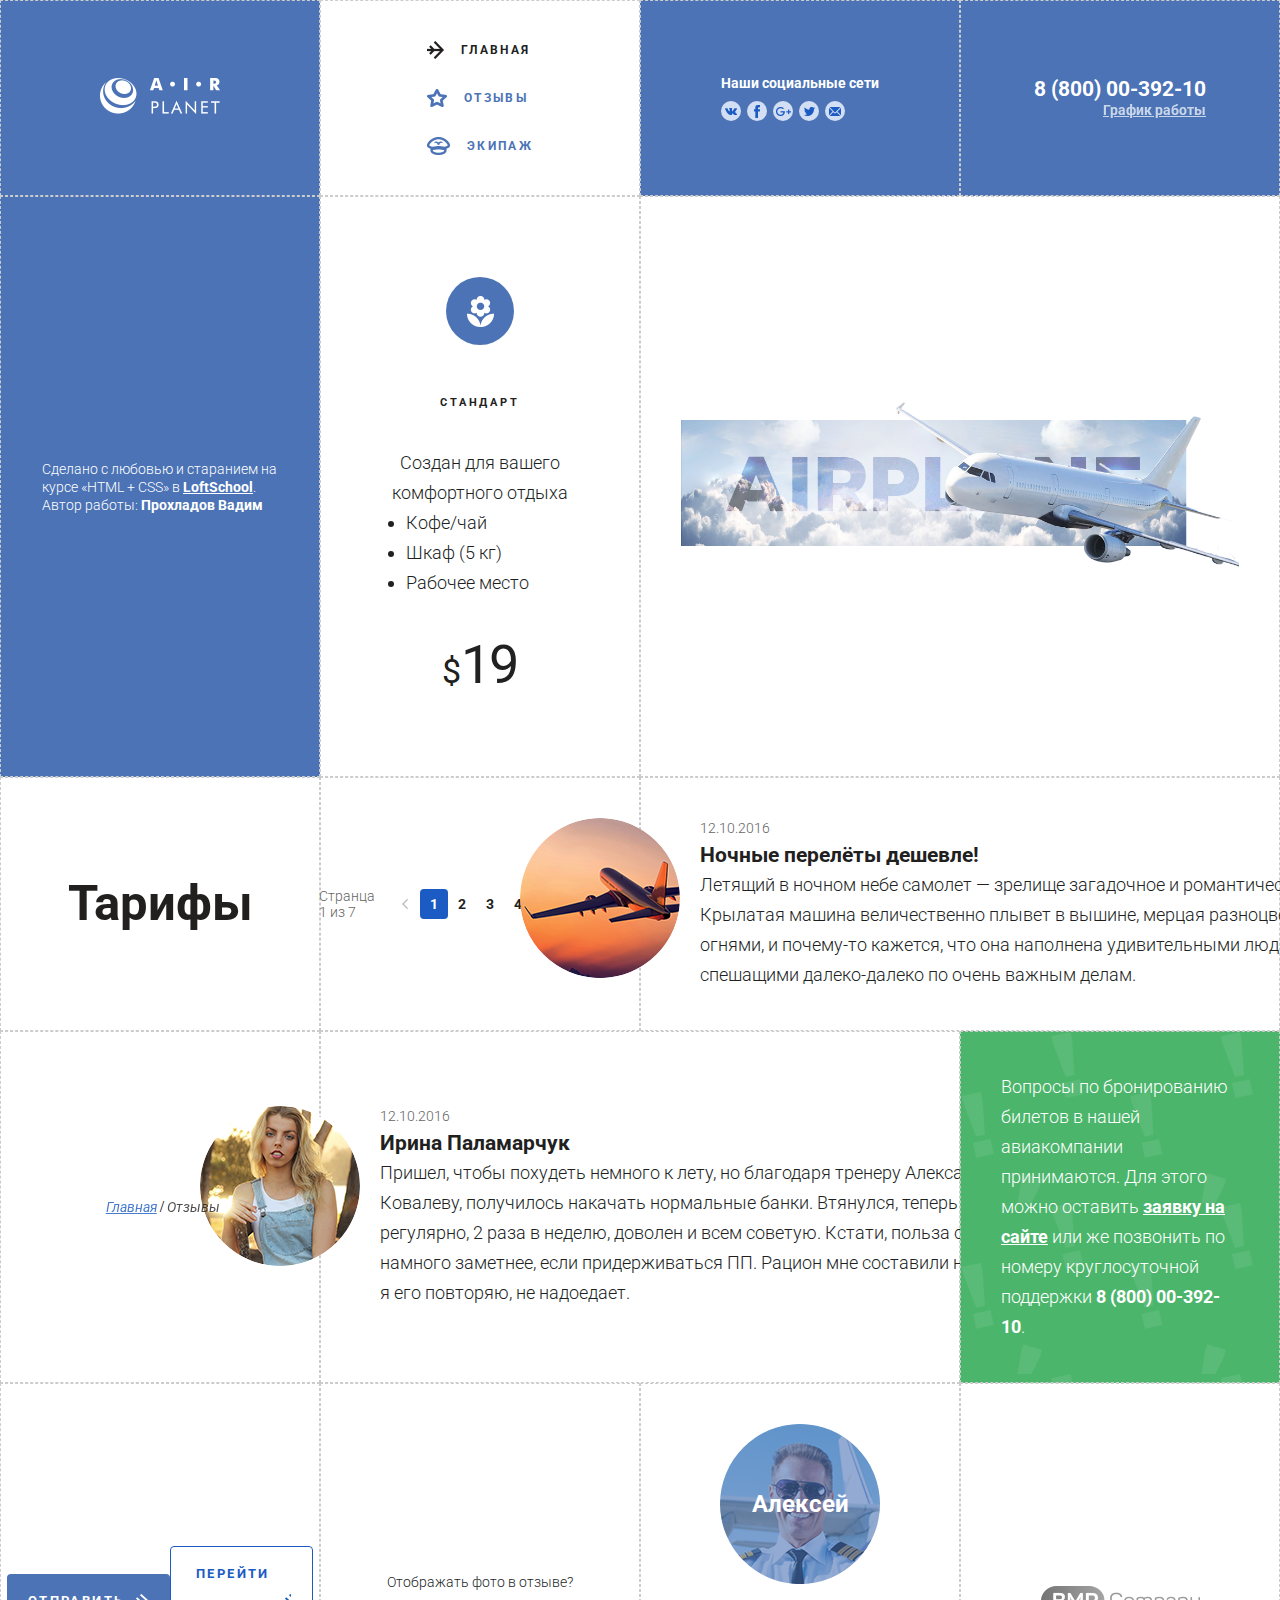
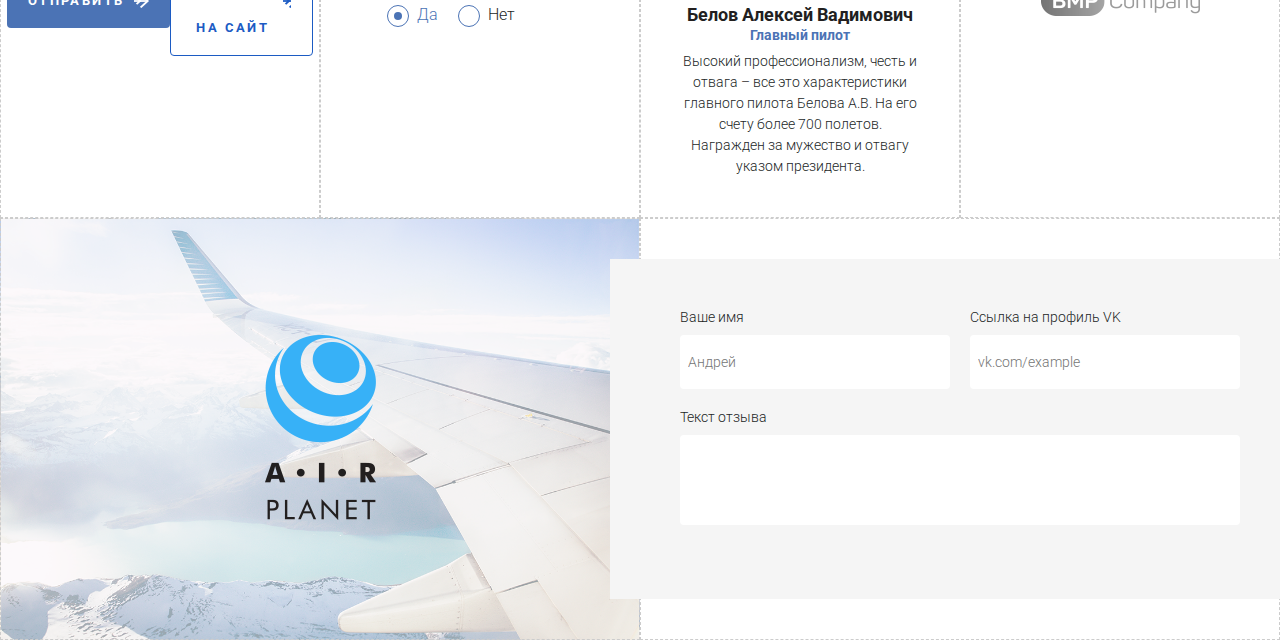
<file: style_guide_air.html>
<!DOCTYPE html>
<html lang="en">

<head>
    <meta charset="UTF-8">
    <meta name="viewport" content="width=device-width, initial-scale=1.0">
    <meta http-equiv="X-UA-Compatible" content="ie=edge">
    <title>Элементы страницы</title>
    <link rel="stylesheet" href="css/main_air.css">
</head>

<body>
    <div class="wrapper">
        <!-- logo -->
        <section class="section section_bg_blue">
            <a href="#" class="logo">
                <img src="images/logo_header.png" alt="" class="logo__img">
            </a>
        </section>
        <!-- menu -->
        <section class="section">
            <nav class="menu">
                <ul class="menu__list">
                    <li class="menu__item menu__item_active">
                        <a href="#" class="menu__link menu__link_main-icon">Главная</a>
                    </li>
                    <li class="menu__item">
                        <a href="#" class="menu__link menu__link_feed-icon">Отзывы</a>
                    </li>
                    <li class="menu__item">
                        <a href="#" class="menu__link menu__link_team-icon">Экипаж</a>
                    </li>
                </ul>
            </nav>
        </section>
        <!--SOCIALS-->
        <section class="section section_bg_blue">
            <div class="socials">
                <h4 class="socials__title">Наши социальные сети</h4>
                <ul class="socials__list">
                    <li class="socials__item"><a href="#" class="socials__link socials__link_vk"></a></li>
                    <li class="socials__item"><a href="#" class="socials__link socials__link_fb"></a></li>
                    <li class="socials__item"><a href="#" class="socials__link socials__link_gp"></a></li>
                    <li class="socials__item"><a href="#" class="socials__link socials__link_tw"></a></li>
                    <li class="socials__item"><a href="#" class="socials__link socials__link_mail"></a></li>
                </ul>
            </div>
        </section>
        <!--DROPDOWN-->
        <section class="section section_bg_blue">
            <div class="contacts">
                <a href="tel:88000039210" class="contacts__phone">8 (800) 00-392-10</a>
                <div class="contacts__work">
                    <a href="#" class="contacts__worktime">График работы</a>
                    <div class="contacts__drop">
                        <ul class="contacts__work-list">
                            <li class="contacts__work-item contacts__work-item_active">пн-вс: 09:00-20:00</li>
                            <li class="contacts__work-item">обед: 14:00-14:30</li>
                        </ul>
                    </div>
                </div>
            </div>
        </section>
        <!-- copyright -->
        <section class="section section_bg_blue">
            <div class="copyright">
                Сделано с любовью и старанием
                на курсе «HTML + CSS» в <a href="#" class="copyright__link">LoftSchool</a>.
                Автор работы: <span class="copyright__name">Прохладов Вадим</span>
            </div>
        </section>
        <!-- feature -->
        <section class="section">
            <div class="tarif">
                <div class="tarif__icon tarif__icon_flower"></div>
                <div class="tarif__desc">
                    <h4 class="tarif__title">стандарт</h4>
                    <p class="tarif__text">Создан для вашего комфортного отдыха</p>
                    <ul class="tarif__inner-list">
                        <li class="tarif__inner-item"><span>Кофе/чай<span></li>
                        <li class="tarif__inner-item"><span>Шкаф (5 кг)</span></li>
                        <li class="tarif__inner-item"><span>Рабочее место</span></li>
                    </ul>
                </div>
                <div class="tarif__price">
                    <span class="tarif__wallet">$</span>
                    <span class="tarif__count">19</span>
                </div>
            </div>
        </section>
        <!-- banner -->
        <section class="section section_w_50">
            <div class="banner">
                <img src="images/airplane.png" alt="banner" class="banner__photo">
            </div>
        </section>
        <!-- title -->
        <section class="section">
            <h2 class="section-title">Тарифы</h2>
        </section>
        <!--PAGINATION-->
        <section class="section">
            <div class="pagination">
                <div class="pagination__info">Странца
                    <span class="pagination__count">1</span>
                    из
                    <span class="paginaton__total">7</span>
                </div>
                <div class="pagination__controls">
                    <a href="#" class="pagination__link pagination__link_prev pagination__link_active"></a>
                    <ul class="pagination__list">
                        <li class="pagination__item pagination__item_active">
                            <a href="#" class="pagination__link">1</a>
                        </li>
                        <li class="pagination__item">
                            <a href="#" class="pagination__link">2</a>
                        </li>
                        <li class="pagination__item">
                            <a href="#" class="pagination__link">3</a>
                        </li>
                        <li class="pagination__item">
                            <a href="#" class="pagination__link">4</a>
                        </li>
                        <li class="pagination__item">
                            <a href="#" class="pagination__link">5</a>
                        </li>
                        <li class="pagination__item">
                            <a href="#" class="pagination__link">6</a>
                        </li>
                        <li class="pagination__item">
                            <a href="#" class="pagination__link">7</a>
                        </li>
                    </ul>
                    <a href="#" class="pagination__link pagination__link_next"></a>
                </div>
            </div>
        </section>
        <!-- news -->
        <section class="section section_w_50">
            <article class="news">
                <div class="news__photo">
                    <img src="images/planeflying1.png" alt="" class="news__img">
                </div>
                <div class="news__desc">
                    <time class="news__date">12.10.2016</time>
                    <h3 class="news__title">Ночные перелёты дешевле!</h3>
                    <p class="news__text">Летящий в ночном небе самолет — зрелище загадочное и романтическое. Крылатая
                        машина величественно плывет в вышине, мерцая разноцветными огнями, и почему-то кажется, что она
                        наполнена удивительными людьми, спешащими далеко-далеко по очень важным делам. </p>
                </div>
            </article>
        </section>
        <!-- breadсrumbs -->
        <section class="section">
            <nav class="breadсrumbs">
                <ul class="breadсrumbs__list">
                    <li class="breadсrumbs__item breadcrumbs__item_active">
                        <a href="#" class="breadсrumbs__link">Главная</a>
                    </li>
                    <li class="breadсrumbs__item">
                        <a href="#" class="breadсrumbs__link">Отзывы</a>
                    </li>
                </ul>
            </nav>
        </section>
        <!-- reviews -->
        <section class="section section_w_50">
            <article class="review">
                <div class="review__photo">
                    <img src="images/twk2lletn_u-christopher-campbell.png" alt="" class="review__img">
                </div>
                <div class="review__desc">
                    <time class="review__date">12.10.2016</time>
                    <h3 class="review__title">Ирина Паламарчук</h3>
                    <p class="review__text">Пришел, чтобы похудеть немного к лету, но благодаря тренеру Александру
                        Ковалеву, получилось накачать нормальные банки. Втянулся, теперь занимаюсь регулярно, 2 раза в
                        неделю, доволен и всем советую. Кстати, польза от тренировок намного заметнее, если
                        придерживаться ПП. Рацион мне составили на неделю, но я его повторяю, не надоедает.</p>
                </div>
            </article>
        </section>
        <!-- info -->
        <section class="section info">
            <p class="info__text">
                Вопросы по бронированию билетов в нашей авиакомпании принимаются. Для этого можно оставить <a href="#"
                    class="info__link info__link_under">заявку на
                    сайте</a> или же позвонить по номеру круглосуточной поддержки <a href="#" class="info__link">8
                    (800) 00-392-10</a>.
            </p>
        </section>
        <!-- button -->
        <section class="section">
            <button class="button button_bg_blue button_arrow_white">Отправить</button>
            <button class="button button_transparent button_arrow_blue">Перейти на сайт</button>
        </section>
        <!-- radio -->
        <section class="section">
            <div class="radio-btns">
                <div class="radio-btns__title">Отображать фото в отзыве?</div>
                <div class="radio-btns__controls">
                    <label class="radio-btns__label">
                        <input type="radio" name="show" class="radio-btns__radio" checked>
                        <span class="radio-btns__radio-fake"></span>
                        <span class="radio-btns__label-text">Да</span>
                    </label>
                    <label class="radio-btns__label">
                        <input type="radio" name="show" class="radio-btns__radio">
                        <span class="radio-btns__radio-fake"></span>
                        <span class="radio-btns__label-text">Нет</span>
                    </label>
                </div>
            </div>
        </section>
        <!-- service -->
        <section class="section">
            <div class="employee">
                <div class="employee__photo">
                    <img src="images/Alex.png" alt="" class="employee__img">
                    <h3 class="employee__logo">Алексей</h3>
                </div>
                <div class="employee__desc">
                    <h4 class="employee__title">Белов Алексей Вадимович</h4>
                    <div class="employee__occup">Главный пилот</div>
                    <p class="employee__text">Высокий профессионализм, честь и отвага – все это характеристики главного
                        пилота Белова А.В. На его счету более 700 полетов. Награжден за мужество и отвагу указом
                        президента.</p>
                </div>
            </div>
        </section>
        <!-- partner -->
        <section class="section">
            <a href="#" class="partner">
                <img src="images/logo-с.png" alt="fl" class="partner__img">
            </a>
        </section>
        <section class="section section_w_50 welcome">
            <div class="intro">
                <img src="images/logo_intro.png" alt="logo" class="intro__img">
            </div>
        </section>
        <section class="section section_w_50">
            <form action="#" class="form">
                <div class="form__wrap">
                    <div class="form__elements">
                        <div class="form__row">
                            <label class="form__label">
                                <span class="form__label-text">Ваше имя</span>
                                <input type="text" class="form__input" placeholder="Андрей" name="name">
                            </label>
                            <label class="form__label">
                                <span class="form__label-text">Ссылка на профиль VK</span>
                                <input type="text" class="form__input" placeholder="vk.com/example" name="link">
                            </label>
                        </div>
                        <div class="form__row">
                            <label class="form__label">
                                <span class="form__label-text">Текст отзыва</span>
                                <textarea name="text" class="form__textarea"></textarea>
                            </label>
                        </div>
                    </div>
                </div>
            </form>
        </section>
    </div>
</body>

</html>
</file>
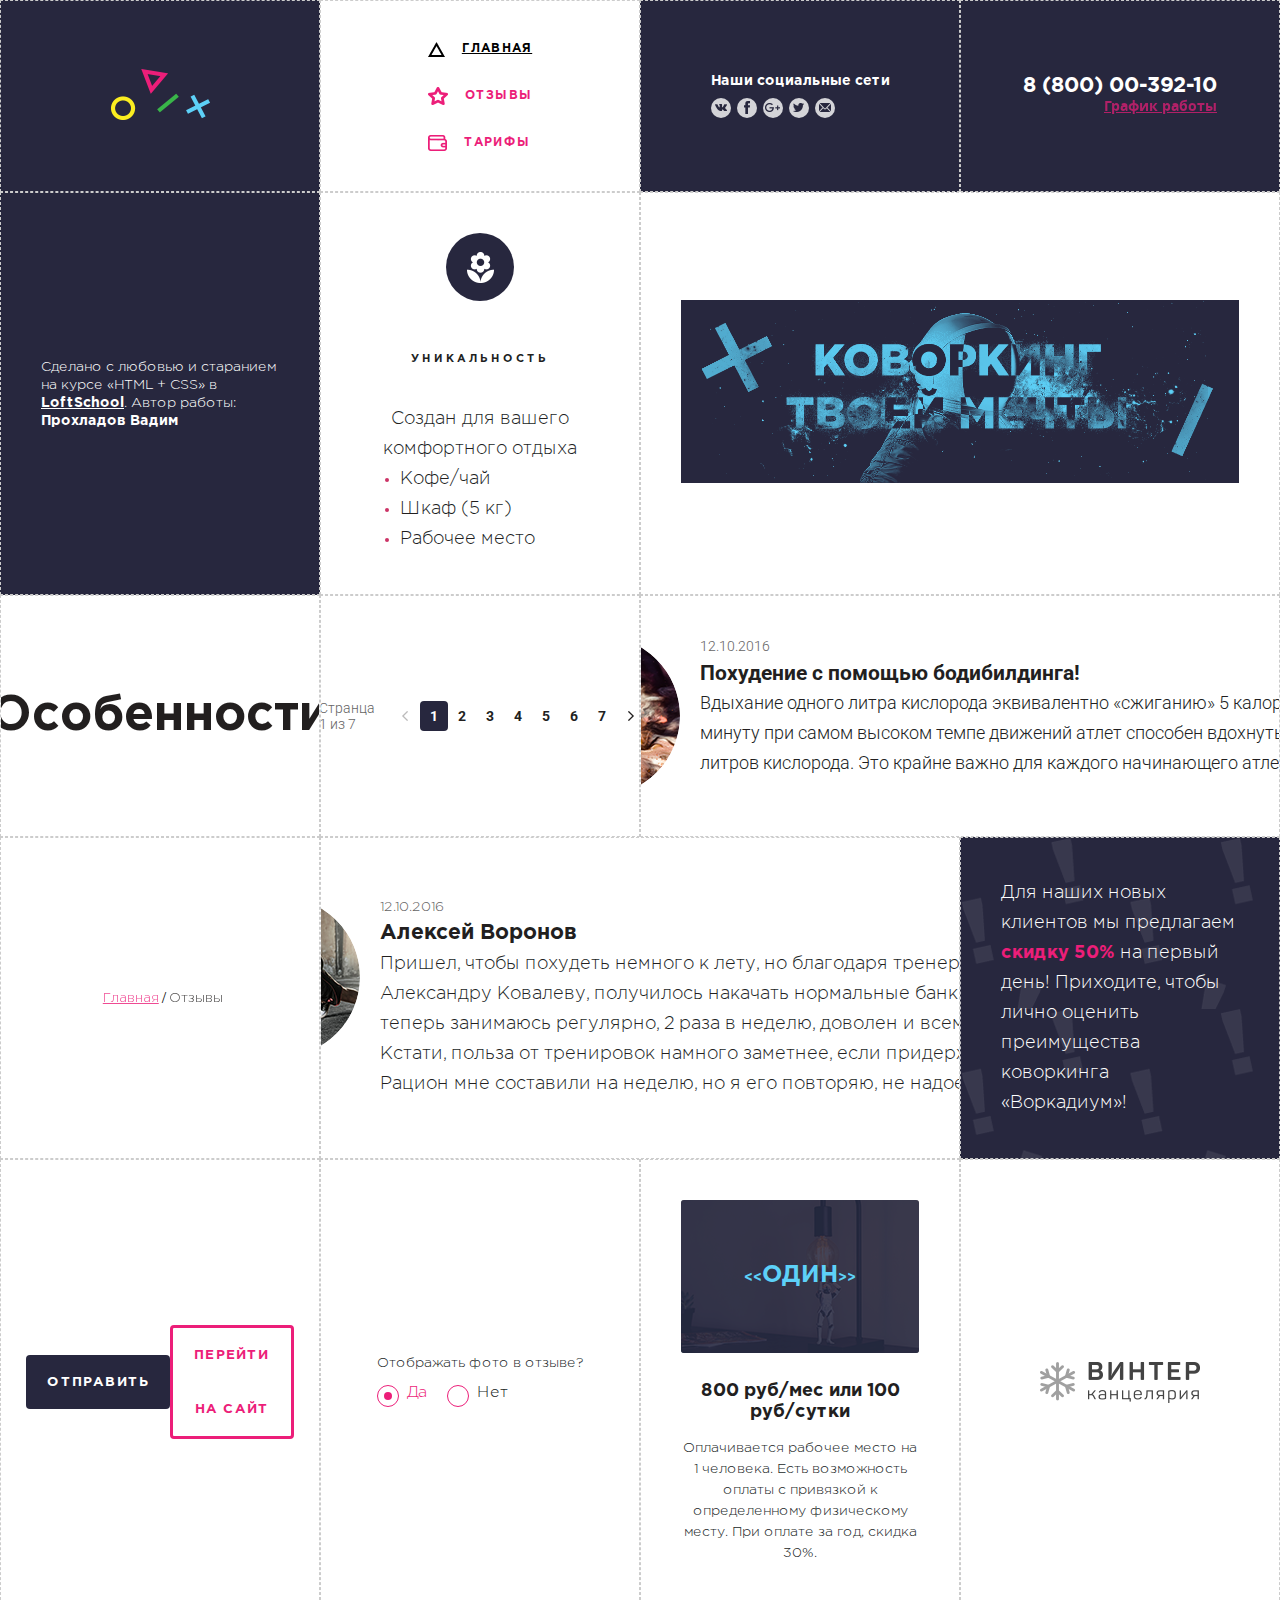
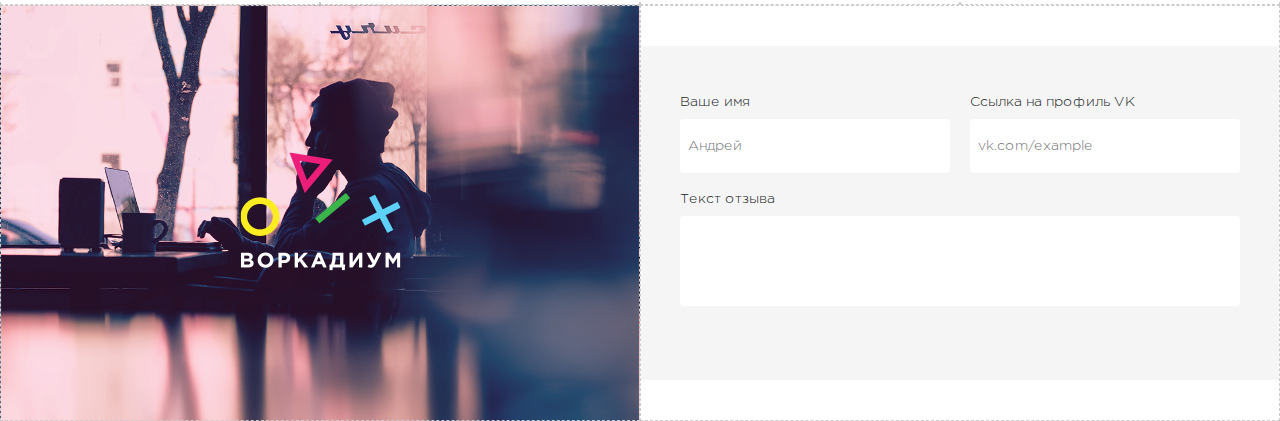
<file: style_guide_coworking.html>
<!DOCTYPE html>
<html lang="en">

<head>
    <meta charset="UTF-8">
    <meta name="viewport" content="width=device-width, initial-scale=1.0">
    <meta http-equiv="X-UA-Compatible" content="ie=edge">
    <title>Элементы страницы</title>
    <link rel="stylesheet" href="css/main_coworking.css">
</head>

<body>
    <div class="wrapper">
        <!-- logo -->
        <section class="section section_bg_black">
            <a href="#" class="logo">
                <img src="images/logo-fig.png" alt="" class="logo__img">
            </a>
        </section>
        <!-- menu -->
        <section class="section">
            <nav class="menu">
                <ul class="menu__list">
                    <li class="menu__item menu__item_active">
                        <a href="#" class="menu__link menu__link_main-icon">Главная</a>
                    </li>
                    <li class="menu__item">
                        <a href="#" class="menu__link menu__link_feed-icon">Отзывы</a>
                    </li>
                    <li class="menu__item">
                        <a href="#" class="menu__link menu__link_wallet-icon">Тарифы</a>
                    </li>
                </ul>
            </nav>
        </section>
        <!--SOCIALS-->
        <section class="section section_bg_black">
            <div class="socials">
                <h4 class="socials__title">Наши социальные сети</h4>
                <ul class="socials__list">
                    <li class="socials__item"><a href="#" class="socials__link socials__link_vk"></a></li>
                    <li class="socials__item"><a href="#" class="socials__link socials__link_fb"></a></li>
                    <li class="socials__item"><a href="#" class="socials__link socials__link_gp"></a></li>
                    <li class="socials__item"><a href="#" class="socials__link socials__link_tw"></a></li>
                    <li class="socials__item"><a href="#" class="socials__link socials__link_mail"></a></li>
                </ul>
            </div>
        </section>
        <!--DROPDOWN-->
        <section class="section section_bg_black" style="overflow: initial">
            <div class="contacts">
                <a href="tel:88000039210" class="contacts__phone">8 (800) 00-392-10</a>
                <div class="contacts__work">
                    <a href="#" class="contacts__worktime">График работы</a>
                    <div class="contacts__drop">
                        <ul class="contacts__work-list">
                            <li class="contacts__work-item contacts__work-item_active">пн-вс: 09:00-20:00</li>
                            <li class="contacts__work-item">обед: 14:00-14:30</li>
                        </ul>
                    </div>
                </div>
            </div>
        </section>
        <!-- copyright -->
        <section class="section section_bg_black">
            <div class="copyright">
                Сделано с любовью и старанием
                на курсе «HTML + CSS» в <a href="#" class="copyright__link">LoftSchool</a>.
                Автор работы: <span class="copyright__name">Прохладов Вадим</span>
            </div>
        </section>
        <!-- feature -->
        <section class="section">
            <div class="feature">
                <div class="feature__icon feature__icon_flower"></div>
                <div class="feature__desc">
                    <h4 class="feature__title">Уникальность</h4>
                    <p class="feature__text">Создан для вашего комфортного отдыха</p>
                    <ul class="feature__inner-list">
                        <li class="feature__inner-item"><span>Кофе/чай<span></li>
                        <li class="feature__inner-item"><span>Шкаф (5 кг)</span></li>
                        <li class="feature__inner-item"><span>Рабочее место</span></li>
                    </ul>
                </div>
            </div>
        </section>
        <!-- banner -->
        <section class="section section_w_50">
            <div class="banner">
                <img src="images/Banner.png" alt="banner" class="banner__photo">
            </div>
        </section>
        <!-- title -->
        <section class="section">
            <h2 class="section-title">Особенности</h2>
        </section>
        <!--PAGINATION-->
        <section class="section">
            <div class="pagination">
                <div class="pagination__info">Странца
                    <span class="pagination__count">1</span>
                    из
                    <span class="paginaton__total">7</span>
                </div>
                <div class="pagination__controls">
                    <a href="#" class="pagination__link pagination__link_prev pagination__link_active"></a>
                    <ul class="pagination__list">
                        <li class="pagination__item pagination__item_active">
                            <a href="#" class="pagination__link">1</a>
                        </li>
                        <li class="pagination__item">
                            <a href="#" class="pagination__link">2</a>
                        </li>
                        <li class="pagination__item">
                            <a href="#" class="pagination__link">3</a>
                        </li>
                        <li class="pagination__item">
                            <a href="#" class="pagination__link">4</a>
                        </li>
                        <li class="pagination__item">
                            <a href="#" class="pagination__link">5</a>
                        </li>
                        <li class="pagination__item">
                            <a href="#" class="pagination__link">6</a>
                        </li>
                        <li class="pagination__item">
                            <a href="#" class="pagination__link">7</a>
                        </li>
                    </ul>
                    <a href="#" class="pagination__link pagination__link_next"></a>
                </div>
            </div>
        </section>
        <!-- news -->
        <section class="section section_w_50">
            <article class="news">
                <div class="news__photo">
                    <img src="images/Layer_6.png" alt="" class="news__img">
                </div>
                <div class="news__desc">
                    <time class="news__date">12.10.2016</time>
                    <h3 class="news__title">Похудение с помощью бодибилдинга!</h3>
                    <p class="news__text">Вдыхание одного литра кислорода эквивалентно «сжиганию» 5 калорий, однако в
                        минуту при самом высоком темпе движений атлет способен вдохнуть не более 3-4 литров кислорода.
                        Это крайне важно для каждого начинающего атлета.</p>
                </div>
            </article>
        </section>
        <!-- breadсrumbs -->
        <section class="section">
            <nav class="breadсrumbs">
                <ul class="breadсrumbs__list">
                    <li class="breadсrumbs__item breadcrumbs__item_active">
                        <a href="#" class="breadсrumbs__link">Главная</a>
                    </li>
                    <li class="breadсrumbs__item">
                        <a href="#" class="breadсrumbs__link">Отзывы</a>
                    </li>
                </ul>
            </nav>
        </section>
        <!-- reviews -->
        <section class="section section_w_50">
            <article class="review">
                <div class="review__photo">
                    <img src="images/bbqf8j1xb6u-han-vi-ph-m-th.png" alt="" class="review__img">
                </div>
                <div class="review__desc">
                    <time class="review__date">12.10.2016</time>
                    <h3 class="review__title">Алексей Воронов</h3>
                    <p class="review__text">Пришел, чтобы похудеть немного к лету, но благодаря тренеру Александру
                        Ковалеву, получилось накачать нормальные банки. Втянулся, теперь занимаюсь регулярно, 2 раза в
                        неделю, доволен и всем советую. Кстати, польза от тренировок намного заметнее, если
                        придерживаться ПП. Рацион мне составили на неделю, но я его повторяю, не надоедает.</p>
                </div>
            </article>
        </section>
        <!-- info -->
        <section class="section info">
            <p class="info__text">
                Для наших новых клиентов мы предлагаем <span class="info__accent">скидку 50%</span> на первый день!
                Приходите, чтобы лично оценить преимущества коворкинга «Воркадиум»!
            </p>
        </section>
        <!-- button -->
        <section class="section">
            <button class="button button_bg_black">Отправить</button>
            <button class="button button_color_pink">Перейти на сайт</button>
        </section>
        <!-- radio -->
        <section class="section">
            <div class="radio-btns">
                <div class="radio-btns__title">Отображать фото в отзыве?</div>
                <div class="radio-btns__controls">
                    <label class="radio-btns__label">
                        <input type="radio" name="show" class="radio-btns__radio" checked>
                        <span class="radio-btns__radio-fake"></span>
                        <span class="radio-btns__label-text">Да</span>
                    </label>
                    <label class="radio-btns__label">
                        <input type="radio" name="show" class="radio-btns__radio">
                        <span class="radio-btns__radio-fake"></span>
                        <span class="radio-btns__label-text">Нет</span>
                    </label>
                </div>
            </div>
        </section>
        <!-- service -->
        <section class="section">
            <div class="rate">
                <div class="rate__photo" style="background-image: url('images/lmp.png')">
                    <h3 class="rate__logo">Один</h3>
                </div>
                <div class="rate__desc">
                    <h4 class="rate__title">800 руб/мес
                        или 100 руб/сутки</h4>
                    <p class="rate__text">Оплачивается рабочее место на 1 человека. Есть возможность оплаты с привязкой
                        к определенному физическому месту. При оплате за год, скидка 30%.</p>
                </div>
            </div>
        </section>
        <!-- partner -->
        <section class="section">
            <a href="#" class="partner">
                <img src="images/logo-12.png" alt="fl" class="partner__img">
            </a>
        </section>
        <section class="section section_w_50 welcome">
            <div class="intro">
                <img src="images/logo_w.png" alt="logo" class="intro__img">
            </div>
        </section>
        <section class="section section_w_50">
            <form action="#" class="form">
                <div class="form__wrap">
                    <div class="form__elements">
                        <div class="form__row">
                            <label class="form__label">
                                <span class="form__label-text">Ваше имя</span>
                                <input type="text" class="form__input" placeholder="Андрей" name="name">
                            </label>
                            <label class="form__label">
                                <span class="form__label-text">Ссылка на профиль VK</span>
                                <input type="text" class="form__input" placeholder="vk.com/example" name="link">
                            </label>
                        </div>
                        <div class="form__row">
                            <label class="form__label">
                                <span class="form__label-text">Текст отзыва</span>
                                <textarea name="text" class="form__textarea"></textarea>
                            </label>
                        </div>
                    </div>
                </div>
            </form>
        </section>
    </div>
</body>

</html>
</file>
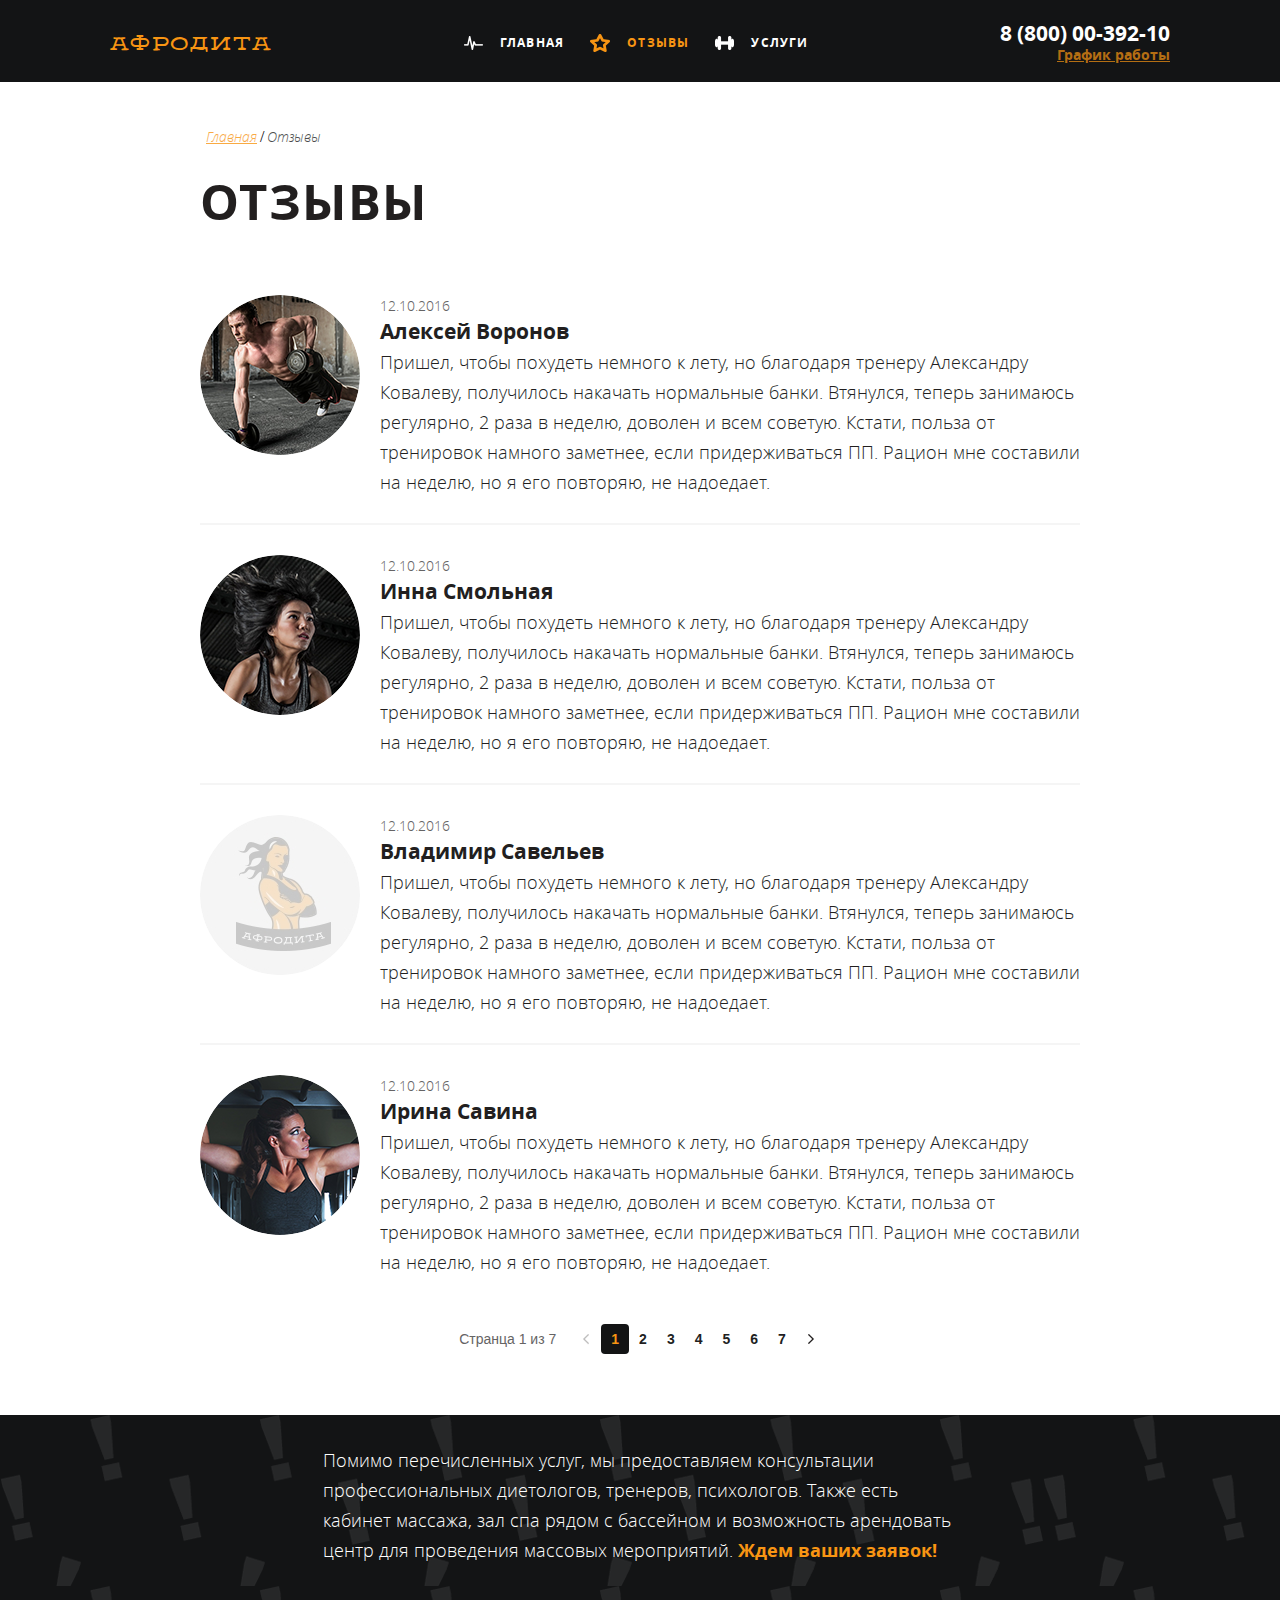
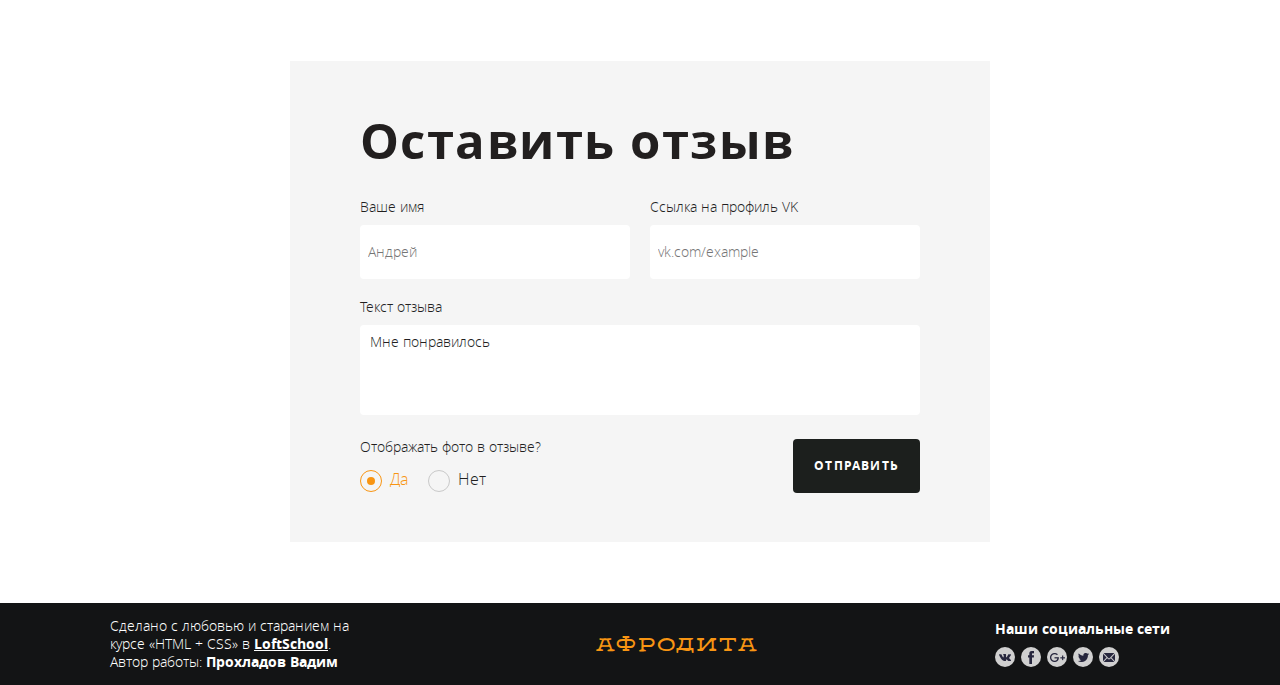
<file: pages/afrodita/reviews.html>
<!DOCTYPE html>
<html lang="en">

<head>
    <meta charset="UTF-8">
    <meta name="viewport" content="width=device-width, initial-scale=1.0">
    <meta http-equiv="X-UA-Compatible" content="ie=edge">
    <title>AFRODITA - Отзывы</title>
    <link rel="stylesheet" href="../../css/afrodita.css">
    <link rel="shortcut icon" href="../../images/favicon_f.ico" type="image/x-icon">
    <script src="../../js/index.js"></script>
</head>

<body>
    <div class="wrapper">
        <header class="header">
            <div class="container container_between">
                <a href="#" class="logo">Афродита</a>
                <nav class="menu">
                    <ul class="menu__list">
                        <li class="menu__item">
                            <a href="index.html" class="menu__link menu__link_main-icon">Главная</a>
                        </li>
                        <li class="menu__item menu__item_active">
                            <a href="reviews.html" class="menu__link menu__link_feed-icon">Отзывы</a>
                        </li>
                        <li class="menu__item">
                            <a href="service.html" class="menu__link menu__link_service-icon">Услуги</a>
                        </li>
                    </ul>
                </nav>
                <div class="contacts">
                    <a href="tel:88000039210" class="contacts__phone">8 (800) 00-392-10</a>
                    <div class="contacts__work">
                        <a href="#" class="contacts__worktime">График работы</a>
                        <div class="contacts__drop">
                            <ul class="contacts__work-list">
                                <li class="contacts__work-item contacts__work-item_active">пн-вс: 09:00-20:00</li>
                                <li class="contacts__work-item">обед: 14:00-14:30</li>
                            </ul>
                        </div>
                    </div>
                </div>
            </div>
        </header>
        <main class="maincontent">
            <div class="container container_width_880 container_column">
                <nav class="breadсrumbs breadсrumbs_mb_28">
                    <ul class="breadсrumbs__list">
                        <li class="breadсrumbs__item breadcrumbs__item_active">
                            <a href="#" class="breadсrumbs__link">Главная</a>
                        </li>
                        <li class="breadсrumbs__item">
                            <a href="#" class="breadсrumbs__link">Отзывы</a>
                        </li>
                    </ul>
                </nav>
                <section class="reviews">
                    <h2 class="title">Отзывы</h2>
                    <ul class="reviews__list">
                        <li class="reviews__item">
                            <article class="review">
                                <div class="review__photo">
                                    <img src="../../images/bbqf8j1xb6u-han-vi-ph-m-th.png" alt="" class="review__img">
                                </div>
                                <div class="review__desc">
                                    <time class="review__date">12.10.2016</time>
                                    <h3 class="review__title">Алексей Воронов</h3>
                                    <p class="review__text">Пришел, чтобы похудеть немного к лету, но благодаря тренеру
                                        Александру
                                        Ковалеву, получилось накачать нормальные банки. Втянулся, теперь занимаюсь
                                        регулярно, 2 раза в
                                        неделю, доволен и всем советую. Кстати, польза от тренировок намного заметнее,
                                        если
                                        придерживаться ПП. Рацион мне составили на неделю, но я его повторяю, не
                                        надоедает.</p>
                                </div>
                            </article>
                        </li>
                        <li class="reviews__item">
                            <article class="review">
                                <div class="review__photo">
                                    <img src="../../images/k6uxppff8rs-han-vi-ph-m-th.png" alt="" class="review__img">
                                </div>
                                <div class="review__desc">
                                    <time class="review__date">12.10.2016</time>
                                    <h3 class="review__title">Инна Смольная</h3>
                                    <p class="review__text">Пришел, чтобы похудеть немного к лету, но благодаря тренеру
                                        Александру
                                        Ковалеву, получилось накачать нормальные банки. Втянулся, теперь занимаюсь
                                        регулярно, 2 раза в
                                        неделю, доволен и всем советую. Кстати, польза от тренировок намного заметнее,
                                        если
                                        придерживаться ПП. Рацион мне составили на неделю, но я его повторяю, не
                                        надоедает.</p>
                                </div>
                            </article>
                        </li>
                        <li class="reviews__item">
                            <article class="review">
                                <div class="review__photo">
                                    <img src="../../images/3-layers.jpg" alt="" class="review__img">
                                </div>
                                <div class="review__desc">
                                    <time class="review__date">12.10.2016</time>
                                    <h3 class="review__title">Владимир Савельев</h3>
                                    <p class="review__text">Пришел, чтобы похудеть немного к лету, но благодаря тренеру
                                        Александру
                                        Ковалеву, получилось накачать нормальные банки. Втянулся, теперь занимаюсь
                                        регулярно, 2 раза в
                                        неделю, доволен и всем советую. Кстати, польза от тренировок намного заметнее,
                                        если
                                        придерживаться ПП. Рацион мне составили на неделю, но я его повторяю, не
                                        надоедает.</p>
                                </div>
                            </article>
                        </li>
                        <li class="reviews__item">
                            <article class="review">
                                <div class="review__photo">
                                    <img src="../../images/kblifrq1jkg-scott-webb.png" alt="" class="review__img">
                                </div>
                                <div class="review__desc">
                                    <time class="review__date">12.10.2016</time>
                                    <h3 class="review__title">Ирина Савина</h3>
                                    <p class="review__text">Пришел, чтобы похудеть немного к лету, но благодаря тренеру
                                        Александру
                                        Ковалеву, получилось накачать нормальные банки. Втянулся, теперь занимаюсь
                                        регулярно, 2 раза в
                                        неделю, доволен и всем советую. Кстати, польза от тренировок намного заметнее,
                                        если
                                        придерживаться ПП. Рацион мне составили на неделю, но я его повторяю, не
                                        надоедает.</p>
                                </div>
                            </article>
                        </li>
                    </ul>
                    <div class="pagination pagination_reviews">
                        <div class="pagination__info">Странца
                            <span class="pagination__count">1</span>
                            из
                            <span class="paginaton__total">7</span>
                        </div>
                        <div class="pagination__controls">
                            <a href="#" class="pagination__link pagination__link_prev pagination__link_active"></a>
                            <ul class="pagination__list">
                                <li class="pagination__item pagination__item_active">
                                    <a href="#" class="pagination__link">1</a>
                                </li>
                                <li class="pagination__item">
                                    <a href="#" class="pagination__link">2</a>
                                </li>
                                <li class="pagination__item">
                                    <a href="#" class="pagination__link">3</a>
                                </li>
                                <li class="pagination__item">
                                    <a href="#" class="pagination__link">4</a>
                                </li>
                                <li class="pagination__item">
                                    <a href="#" class="pagination__link">5</a>
                                </li>
                                <li class="pagination__item">
                                    <a href="#" class="pagination__link">6</a>
                                </li>
                                <li class="pagination__item">
                                    <a href="#" class="pagination__link">7</a>
                                </li>
                            </ul>
                            <a href="#" class="pagination__link pagination__link_next"></a>
                        </div>
                    </div>
                </section>
            </div>
        </main>
        <section class="info">
            <div class="container container_width_635">
                <p class="info__text">
                    Помимо перечисленных услуг, мы предоставляем консультации профессиональных диетологов, тренеров,
                    психологов. Также есть кабинет массажа, зал спа рядом с бассейном и возможность арендовать центр
                    для
                    проведения массовых мероприятий. <span class="info__accent">Ждем ваших заявок!</span>
                </p>
            </div>
        </section>
        <section class="feedback">
            <div class="container container_width_700">
                <div class="feedback__wrap">
                    <h2 class="title title_lower title_mb_29">Оставить отзыв</h2>
                    <form action="#" class="form">
                        <div class="form__wrap">
                            <div class="form__elements">
                                <div class="form__row">
                                    <label class="form__label">
                                        <span class="form__label-text">Ваше имя</span>
                                        <input type="text" class="form__input" placeholder="Андрей" name="name">
                                    </label>
                                    <label class="form__label">
                                        <span class="form__label-text">Ссылка на профиль VK</span>
                                        <input type="text" class="form__input" placeholder="vk.com/example" name="link">
                                    </label>
                                </div>
                                <div class="form__row">
                                    <label class="form__label">
                                        <span class="form__label-text">Текст отзыва</span>
                                        <textarea name="text" class="form__textarea">Мне понравилось</textarea>
                                    </label>
                                </div>
                                <div class="form__row">
                                    <div class="radio-btns">
                                        <div class="radio-btns__title">Отображать фото в отзыве?</div>
                                        <div class="radio-btns__controls">
                                            <label class="radio-btns__label">
                                                <input type="radio" name="show" class="radio-btns__radio" checked>
                                                <span class="radio-btns__radio-fake"></span>
                                                <span class="radio-btns__label-text">Да</span>
                                            </label>
                                            <label class="radio-btns__label">
                                                <input type="radio" name="show" class="radio-btns__radio">
                                                <span class="radio-btns__radio-fake"></span>
                                                <span class="radio-btns__label-text">Нет</span>
                                            </label>
                                        </div>
                                    </div>
                                    <button type="submit" class="button button_bg_black">Отправить</button>
                                </div>
                            </div>
                        </div>
                    </form>
                </div>
            </div>
        </section>
    </div>
    <footer class="footer">
        <div class="container container_between">
            <div class="copyright">
                Сделано с любовью и старанием
                на курсе «HTML + CSS» в <a href="#" class="copyright__link">LoftSchool</a>.
                Автор работы: <span class="copyright__name">Прохладов Вадим</span>
            </div>
            <a href="#" class="logo">Афродита</a>
            <div class="socials">
                <h4 class="socials__title">Наши социальные сети</h4>
                <ul class="socials__list">
                    <li class="socials__item"><a href="#" class="socials__link socials__link_vk"></a></li>
                    <li class="socials__item"><a href="#" class="socials__link socials__link_fb"></a></li>
                    <li class="socials__item"><a href="#" class="socials__link socials__link_gp"></a></li>
                    <li class="socials__item"><a href="#" class="socials__link socials__link_tw"></a></li>
                    <li class="socials__item"><a href="#" class="socials__link socials__link_mail"></a></li>
                </ul>
            </div>
        </div>
    </footer>
</body>

</html>
</file>
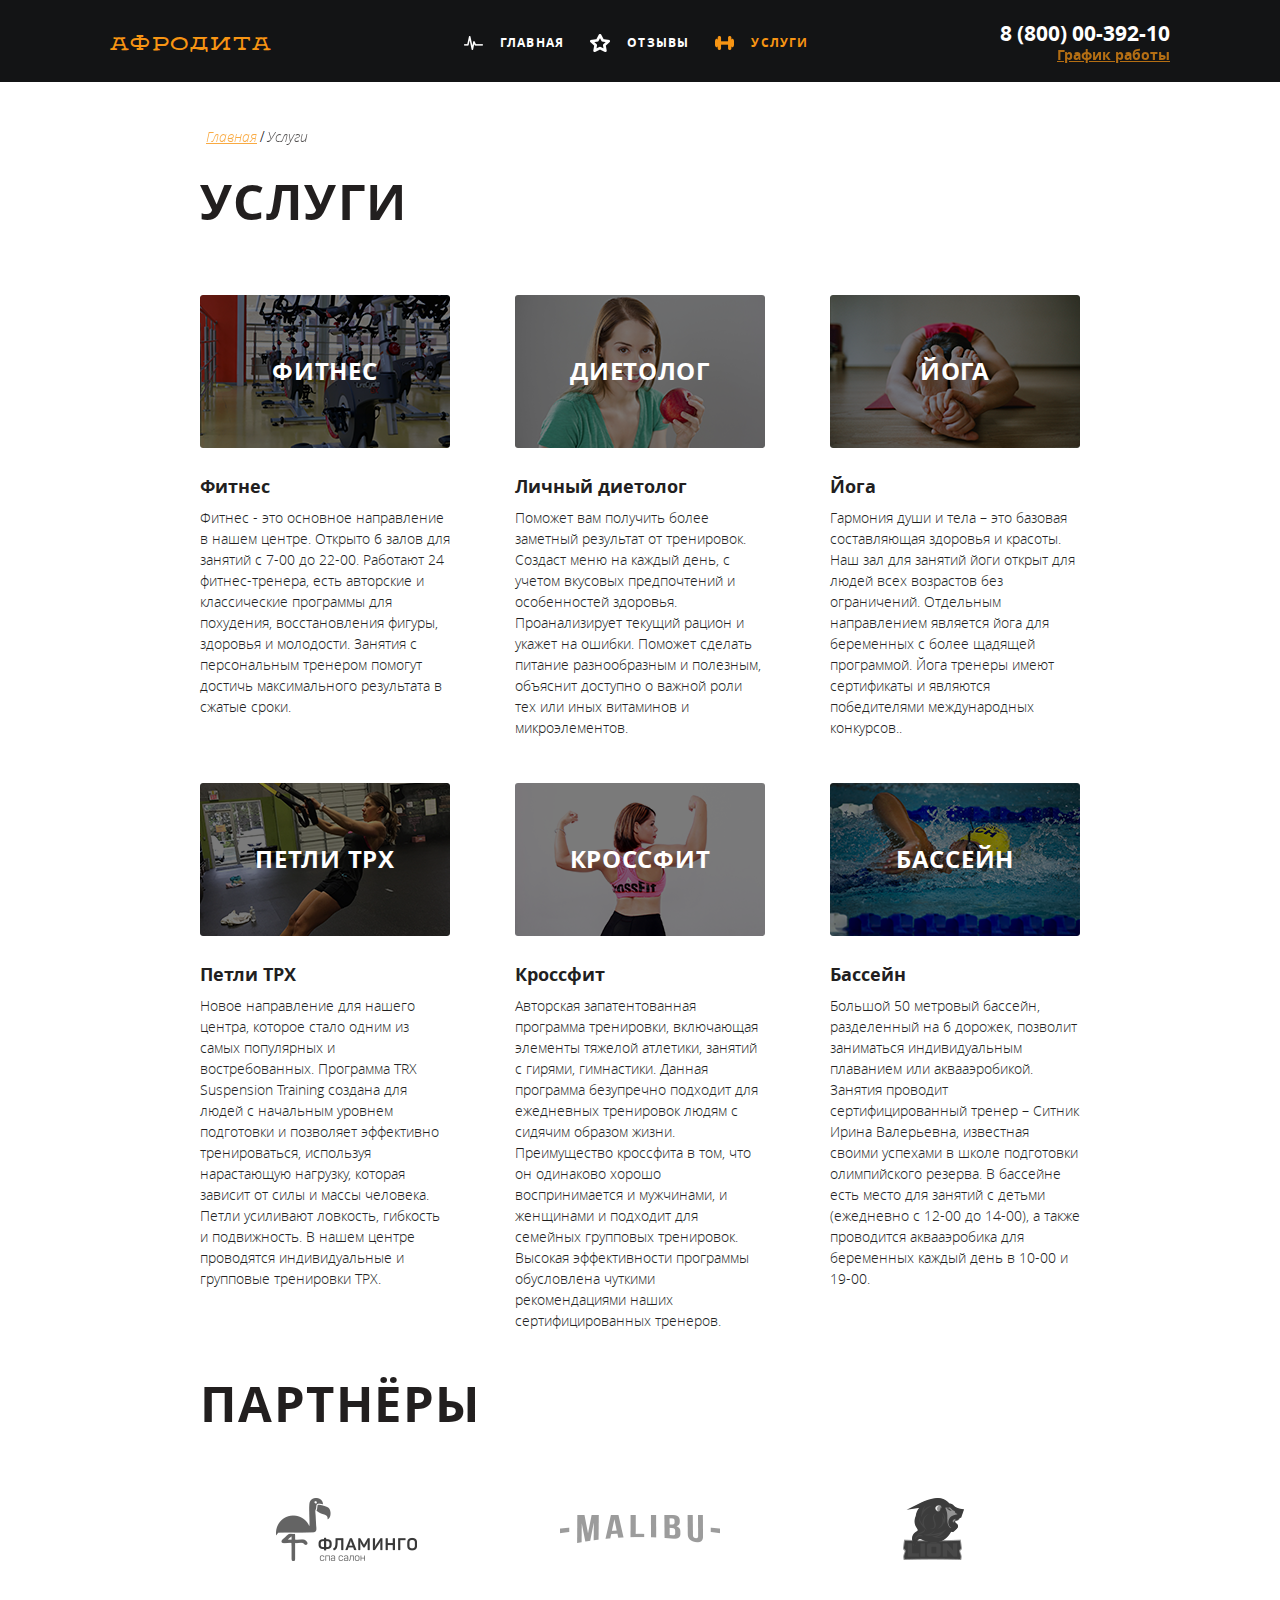
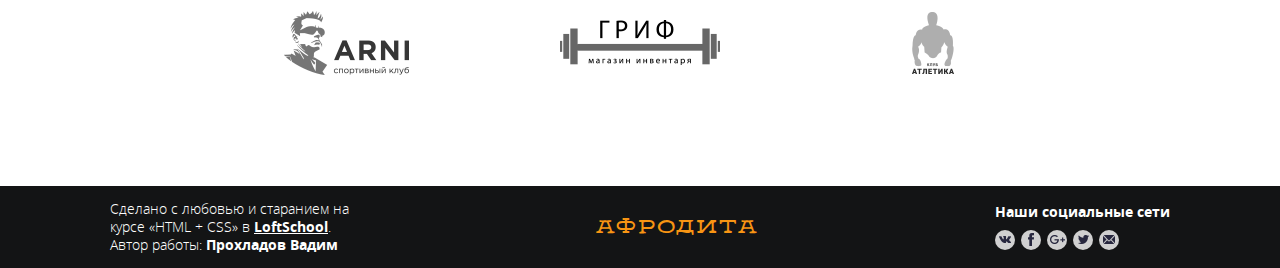
<file: pages/afrodita/service.html>
<!DOCTYPE html>
<html lang="en">

<head>
    <meta charset="UTF-8">
    <meta name="viewport" content="width=device-width, initial-scale=1.0">
    <meta http-equiv="X-UA-Compatible" content="ie=edge">
    <title>AFRODITA - Услуги</title>
    <link rel="stylesheet" href="../../css/afrodita.css">
    <link rel="shortcut icon" href="../../images/favicon_f.ico" type="image/x-icon">
    <script src="../../js/index.js"></script>
</head>

<body>
    <div class="wrapper">
        <header class="header">
            <div class="container container_between">
                <a href="#" class="logo">Афродита</a>
                <nav class="menu">
                    <ul class="menu__list">
                        <li class="menu__item">
                            <a href="index.html" class="menu__link menu__link_main-icon">Главная</a>
                        </li>
                        <li class="menu__item">
                            <a href="reviews.html" class="menu__link menu__link_feed-icon">Отзывы</a>
                        </li>
                        <li class="menu__item menu__item_active">
                            <a href="service.html" class="menu__link menu__link_service-icon">Услуги</a>
                        </li>
                    </ul>
                </nav>
                <div class="contacts">
                    <a href="tel:88000039210" class="contacts__phone">8 (800) 00-392-10</a>
                    <div class="contacts__work">
                        <a href="#" class="contacts__worktime">График работы</a>
                        <div class="contacts__drop">
                            <ul class="contacts__work-list">
                                <li class="contacts__work-item contacts__work-item_active">пн-вс: 09:00-20:00</li>
                                <li class="contacts__work-item">обед: 14:00-14:30</li>
                            </ul>
                        </div>
                    </div>
                </div>
            </div>
        </header>
        <main class="maincontent">
            <div class="container container_width_880 container_column">
                <nav class="breadсrumbs breadсrumbs_mb_28">
                    <ul class="breadсrumbs__list">
                        <li class="breadсrumbs__item breadcrumbs__item_active">
                            <a href="#" class="breadсrumbs__link">Главная</a>
                        </li>
                        <li class="breadсrumbs__item">
                            <a href="#" class="breadсrumbs__link">Услуги</a>
                        </li>
                    </ul>
                </nav>
                <section class="services">
                    <h2 class="title">Услуги</h2>
                    <ul class="services__list">
                        <li class="services__item">
                            <div class="service">
                                <div class="service__photo" style="background-image: url('../../images/sports-1.png')">
                                    <h3 class="service__logo">фитнес</h3>
                                </div>
                                <div class="service__desc">
                                    <h4 class="service__title">Фитнес</h4>
                                    <p class="service__text">Фитнес - это основное направление в нашем центре. Открыто
                                        6 залов для
                                        занятий с 7-00 до 22-00. Работают 24 фитнес-тренера, есть авторские и
                                        классические программы
                                        для похудения, восстановления фигуры, здоровья и молодости. Занятия с
                                        персональным тренером
                                        помогут достичь максимального результата в сжатые сроки.</p>
                                </div>
                            </div>
                        </li>
                        <li class="services__item">
                            <div class="service">
                                <div class="service__photo" style="background-image: url('../../images/apple.png')">
                                    <h3 class="service__logo">диетолог</h3>
                                </div>
                                <div class="service__desc">
                                    <h4 class="service__title">Личный диетолог</h4>
                                    <p class="service__text">Поможет вам получить более заметный результат от
                                        тренировок. Создаст меню на каждый день, с учетом вкусовых предпочтений и
                                        особенностей здоровья. Проанализирует текущий рацион и укажет на ошибки.
                                        Поможет сделать питание разнообразным и полезным, объяснит доступно о важной
                                        роли тех или иных витаминов и микроэлементов.</p>
                                </div>
                            </div>
                        </li>
                        <li class="services__item">
                            <div class="service">
                                <div class="service__photo" style="background-image: url('../../images/yoga.png')">
                                    <h3 class="service__logo">йога</h3>
                                </div>
                                <div class="service__desc">
                                    <h4 class="service__title">Йога</h4>
                                    <p class="service__text">Гармония души и тела – это базовая составляющая здоровья и
                                        красоты. Наш зал для занятий йоги открыт для людей всех возрастов без
                                        ограничений. Отдельным направлением является йога для беременных с более
                                        щадящей программой. Йога тренеры имеют сертификаты и являются победителями
                                        международных конкурсов..</p>
                                </div>
                            </div>
                        </li>
                        <li class="services__item">
                            <div class="service">
                                <div class="service__photo" style="background-image: url('../../images/trx.png')">
                                    <h3 class="service__logo">петли tpx</h3>
                                </div>
                                <div class="service__desc">
                                    <h4 class="service__title">Петли ТРХ</h4>
                                    <p class="service__text">Новое направление для нашего центра, которое стало одним
                                        из самых популярных и востребованных. Программа TRX Suspension Training создана
                                        для людей с начальным уровнем подготовки и позволяет эффективно тренироваться,
                                        используя нарастающую нагрузку, которая зависит от силы и массы человека. Петли
                                        усиливают ловкость, гибкость и подвижность. В нашем центре проводятся
                                        индивидуальные и групповые тренировки ТРХ.</p>
                                </div>
                            </div>
                        </li>
                        <li class="services__item">
                            <div class="service">
                                <div class="service__photo" style="background-image: url('../../images/women.png')">
                                    <h3 class="service__logo">кроссфит</h3>
                                </div>
                                <div class="service__desc">
                                    <h4 class="service__title">Кроссфит</h4>
                                    <p class="service__text">Авторская запатентованная программа тренировки, включающая
                                        элементы тяжелой атлетики, занятий с гирями, гимнастики. Данная программа
                                        безупречно подходит для ежедневных тренировок людям с сидячим образом жизни.
                                        Преимущество кроссфита в том, что он одинаково хорошо воспринимается и
                                        мужчинами, и женщинами и подходит для семейных групповых тренировок. Высокая
                                        эффективности программы обусловлена чуткими рекомендациями наших
                                        сертифицированных тренеров.</p>
                                </div>
                            </div>
                        </li>
                        <li class="services__item">
                            <div class="service">
                                <div class="service__photo" style="background-image: url('../../images/swim.png')">
                                    <h3 class="service__logo">бассейн</h3>
                                </div>
                                <div class="service__desc">
                                    <h4 class="service__title">Бассейн</h4>
                                    <p class="service__text">Большой 50 метровый бассейн, разделенный на 6 дорожек,
                                        позволит заниматься индивидуальным плаванием или аквааэробикой. Занятия
                                        проводит сертифицированный тренер – Ситник Ирина Валерьевна, известная своими
                                        успехами в школе подготовки олимпийского резерва. В бассейне есть место для
                                        занятий с детьми (ежедневно с 12-00 до 14-00), а также проводится аквааэробика
                                        для беременных каждый день в 10-00 и 19-00.</p>
                                </div>
                            </div>
                        </li>
                    </ul>
                </section>
                <section class="partners">
                    <h2 class="title">Партнёры</h2>
                    <ul class="partners__list">
                        <li class="partners__item">
                            <a href="#" class="partner">
                                <img src="../../images/logo-1.png" alt="fl" class="partner__img">
                            </a>
                        </li>
                        <li class="partners__item">
                            <a href="#" class="partner">
                                <img src="../../images/logo-2.png" alt="fl" class="partner__img">
                            </a>
                        </li>
                        <li class="partners__item">
                            <a href="#" class="partner">
                                <img src="../../images/logo-3.png" alt="fl" class="partner__img">
                            </a>
                        </li>
                        <li class="partners__item">
                            <a href="#" class="partner">
                                <img src="../../images/logo-4.png" alt="fl" class="partner__img">
                            </a>
                        </li>
                        <li class="partners__item">
                            <a href="#" class="partner">
                                <img src="../../images/logo-5.png" alt="fl" class="partner__img">
                            </a>
                        </li>
                        <li class="partners__item">
                            <a href="#" class="partner">
                                <img src="../../images/logo-6.png" alt="fl" class="partner__img">
                            </a>
                        </li>
                    </ul>
                </section>
            </div>
        </main>
    </div>
    <footer class="footer">
        <div class="container container_between">
            <div class="copyright">
                Сделано с любовью и старанием
                на курсе «HTML + CSS» в <a href="#" class="copyright__link">LoftSchool</a>.
                Автор работы: <span class="copyright__name">Прохладов Вадим</span>
            </div>
            <a href="#" class="logo">Афродита</a>
            <div class="socials">
                <h4 class="socials__title">Наши социальные сети</h4>
                <ul class="socials__list">
                    <li class="socials__item"><a href="#" class="socials__link socials__link_vk"></a></li>
                    <li class="socials__item"><a href="#" class="socials__link socials__link_fb"></a></li>
                    <li class="socials__item"><a href="#" class="socials__link socials__link_gp"></a></li>
                    <li class="socials__item"><a href="#" class="socials__link socials__link_tw"></a></li>
                    <li class="socials__item"><a href="#" class="socials__link socials__link_mail"></a></li>
                </ul>
            </div>
        </div>
    </footer>
</body>

</html>
</file>
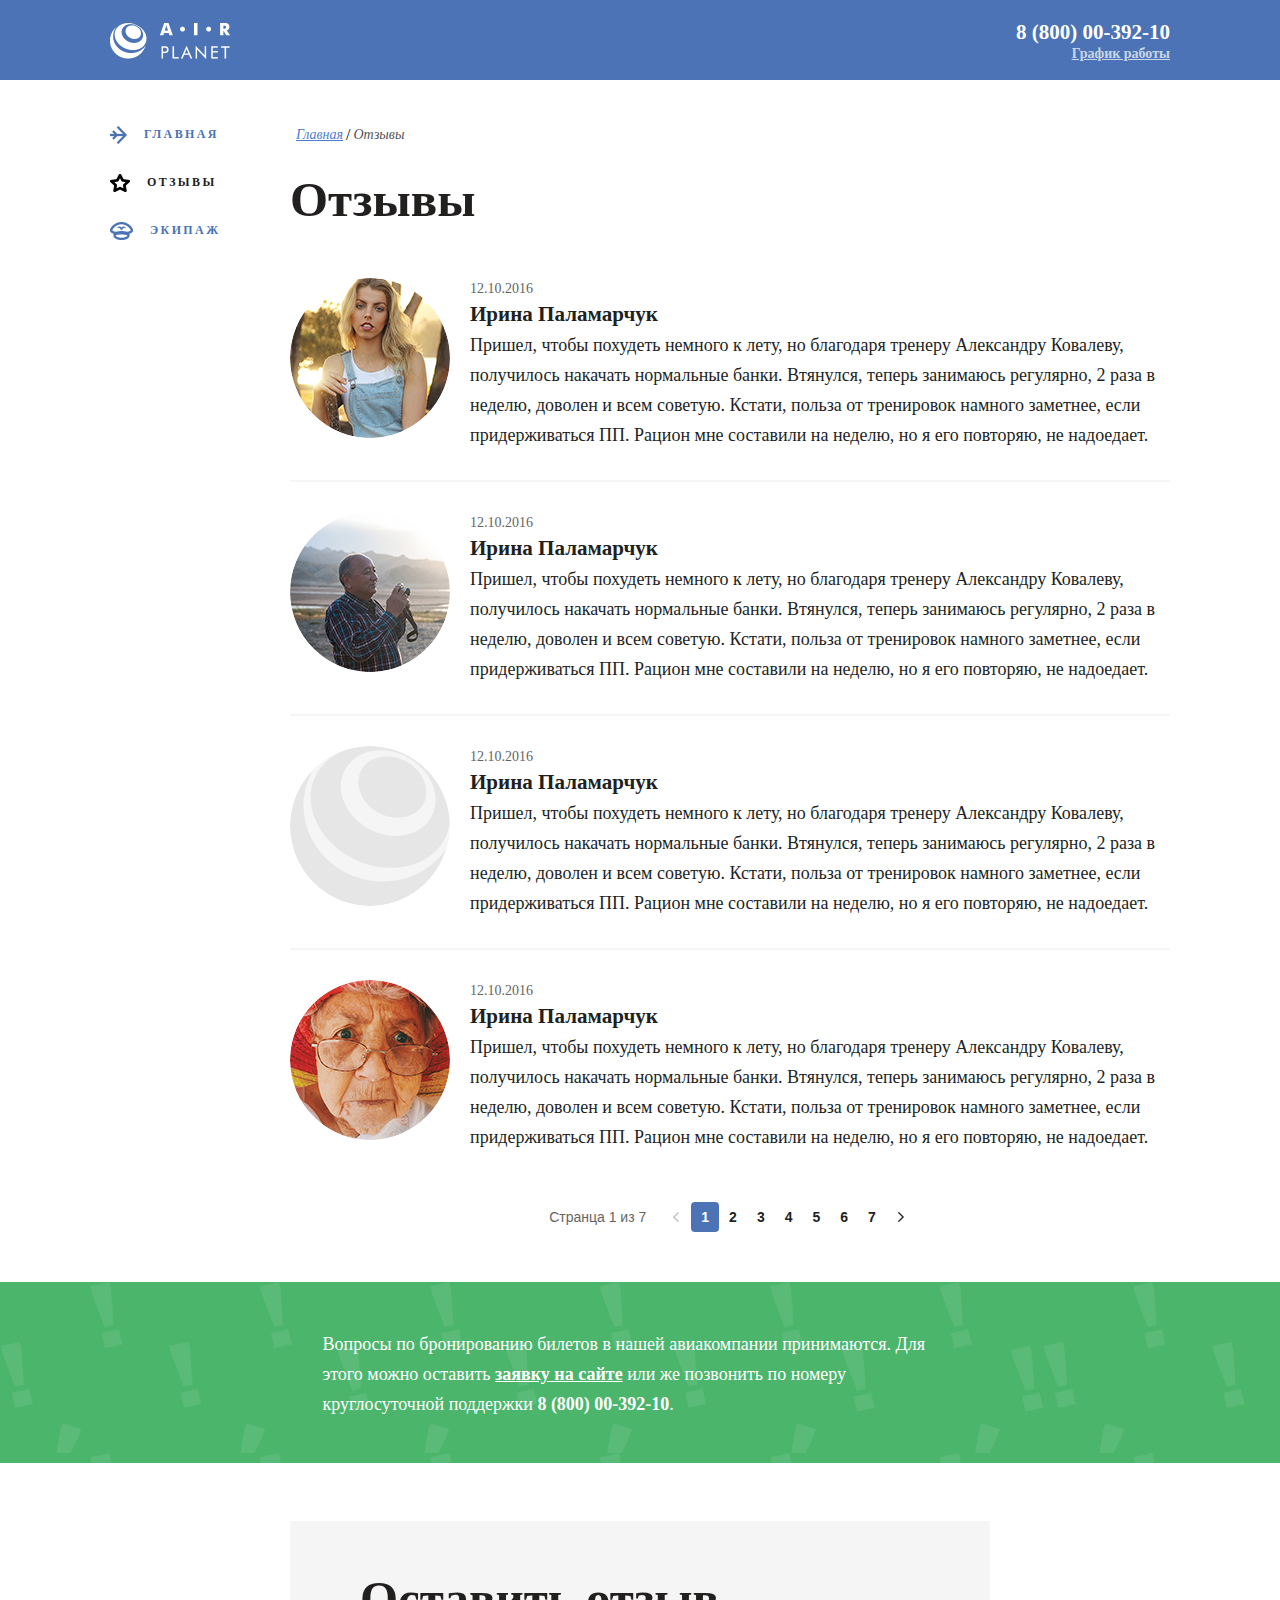
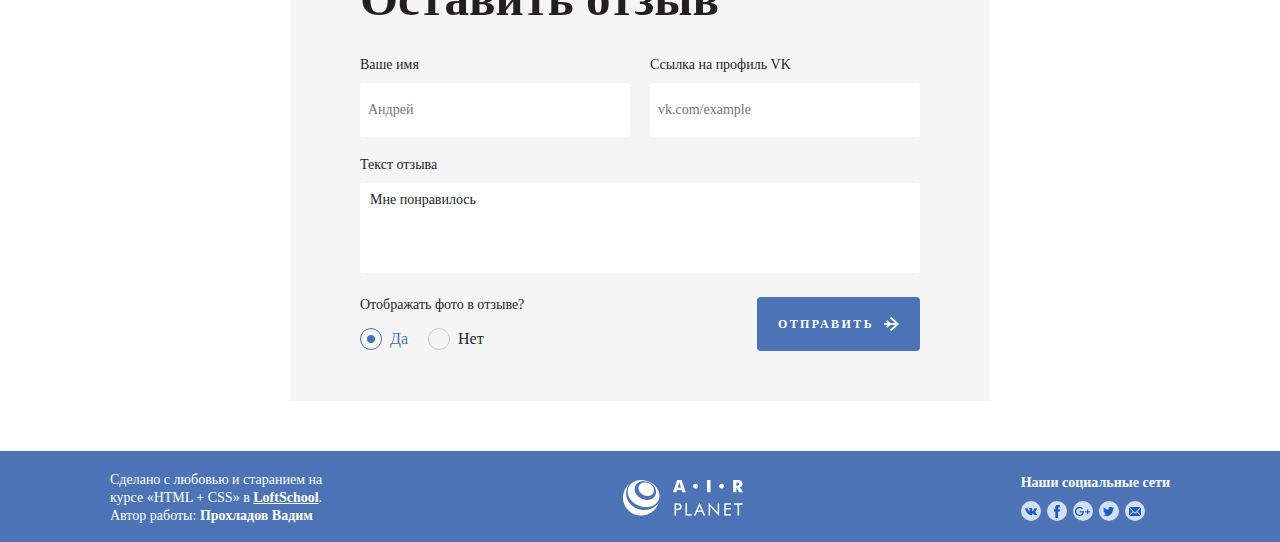
<file: pages/airplanet/reviews.html>
<!DOCTYPE html>
<html lang="en">

<head>
    <meta charset="UTF-8">
    <meta name="viewport" content="width=device-width, initial-scale=1.0">
    <meta http-equiv="X-UA-Compatible" content="ie=edge">
    <title>AIRPLANET - Отзывы</title>
    <link rel="stylesheet" href="../../css/airplanet.css">
    <script src="../../js/index.js"></script>
    <link rel="shortcut icon" href="../../images/favicon_f.ico" type="image/x-icon">
</head>

<body>
    <div class="wrapper">
        <header class="header">
            <div class="container container_between">
                <a href="#" class="logo">
                    <img src="../../images/logo_header.png" alt="" class="logo__img">
                </a>
                <div class="contacts">
                    <a href="tel:88000039210" class="contacts__phone">8 (800) 00-392-10</a>
                    <div class="contacts__work">
                        <a href="#" class="contacts__worktime">График работы</a>
                        <div class="contacts__drop">
                            <ul class="contacts__work-list">
                                <li class="contacts__work-item contacts__work-item_active">пн-вс: 09:00-20:00</li>
                                <li class="contacts__work-item">обед: 14:00-14:30</li>
                            </ul>
                        </div>
                    </div>
                </div>
            </div>
        </header>
        <main class="maincontent maincontent_reviews">
            <div class="container">
                <aside class="sidebar">
                    <nav class="menu">
                        <ul class="menu__list">
                            <li class="menu__item">
                                <a href="index.html" class="menu__link menu__link_main-icon">Главная</a>
                            </li>
                            <li class="menu__item menu__item_active">
                                <a href="reviews.html" class="menu__link menu__link_feed-icon">Отзывы</a>
                            </li>
                            <li class="menu__item">
                                <a href="team.html" class="menu__link menu__link_team-icon">Экипаж</a>
                            </li>
                        </ul>
                    </nav>
                </aside>
                <div class="content">
                    <nav class="breadсrumbs breadcrumbs_mb_28">
                        <ul class="breadсrumbs__list">
                            <li class="breadсrumbs__item breadcrumbs__item_active">
                                <a href="#" class="breadсrumbs__link">Главная</a>
                            </li>
                            <li class="breadсrumbs__item">
                                <a href="#" class="breadсrumbs__link">Отзывы</a>
                            </li>
                        </ul>
                    </nav>
                    <section class="reviews">
                        <h2 class="title title_mb_50">Отзывы</h2>
                        <ul class="reviews__list">
                            <li class="reviews__item">
                                <article class="review">
                                    <div class="review__photo">
                                        <img src="../../images/twk2lletn_u-christopher-campbell.png" alt="" class="review__img">
                                    </div>
                                    <div class="review__desc">
                                        <time class="review__date">12.10.2016</time>
                                        <h3 class="review__title">Ирина Паламарчук</h3>
                                        <p class="review__text">Пришел, чтобы похудеть немного к лету, но благодаря
                                            тренеру Александру
                                            Ковалеву, получилось накачать нормальные банки. Втянулся, теперь занимаюсь
                                            регулярно, 2 раза в
                                            неделю, доволен и всем советую. Кстати, польза от тренировок намного
                                            заметнее, если
                                            придерживаться ПП. Рацион мне составили на неделю, но я его повторяю, не
                                            надоедает.</p>
                                    </div>
                                </article>
                            </li>
                            <li class="reviews__item">
                                <article class="review">
                                    <div class="review__photo">
                                        <img src="../../images/cyxmk32bdlo-kahar-saidyhalam.png" alt="" class="review__img">
                                    </div>
                                    <div class="review__desc">
                                        <time class="review__date">12.10.2016</time>
                                        <h3 class="review__title">Ирина Паламарчук</h3>
                                        <p class="review__text">Пришел, чтобы похудеть немного к лету, но благодаря
                                            тренеру Александру
                                            Ковалеву, получилось накачать нормальные банки. Втянулся, теперь занимаюсь
                                            регулярно, 2 раза в
                                            неделю, доволен и всем советую. Кстати, польза от тренировок намного
                                            заметнее, если
                                            придерживаться ПП. Рацион мне составили на неделю, но я его повторяю, не
                                            надоедает.</p>
                                    </div>
                                </article>
                            </li>
                            <li class="reviews__item">
                                <article class="review">
                                    <div class="review__photo">
                                        <img src="../../images/2-layers.png" alt="" class="review__img">
                                    </div>
                                    <div class="review__desc">
                                        <time class="review__date">12.10.2016</time>
                                        <h3 class="review__title">Ирина Паламарчук</h3>
                                        <p class="review__text">Пришел, чтобы похудеть немного к лету, но благодаря
                                            тренеру Александру
                                            Ковалеву, получилось накачать нормальные банки. Втянулся, теперь занимаюсь
                                            регулярно, 2 раза в
                                            неделю, доволен и всем советую. Кстати, польза от тренировок намного
                                            заметнее, если
                                            придерживаться ПП. Рацион мне составили на неделю, но я его повторяю, не
                                            надоедает.</p>
                                    </div>
                                </article>
                            </li>
                            <li class="reviews__item">
                                <article class="review">
                                    <div class="review__photo">
                                        <img src="../../images/y0i85d5qkvs-alex-harvey.png" alt="" class="review__img">
                                    </div>
                                    <div class="review__desc">
                                        <time class="review__date">12.10.2016</time>
                                        <h3 class="review__title">Ирина Паламарчук</h3>
                                        <p class="review__text">Пришел, чтобы похудеть немного к лету, но благодаря
                                            тренеру Александру
                                            Ковалеву, получилось накачать нормальные банки. Втянулся, теперь занимаюсь
                                            регулярно, 2 раза в
                                            неделю, доволен и всем советую. Кстати, польза от тренировок намного
                                            заметнее, если
                                            придерживаться ПП. Рацион мне составили на неделю, но я его повторяю, не
                                            надоедает.</p>
                                    </div>
                                </article>
                            </li>
                        </ul>
                        <div class="pagination">
                            <div class="pagination__info">Странца
                                <span class="pagination__count">1</span>
                                из
                                <span class="paginaton__total">7</span>
                            </div>
                            <div class="pagination__controls">
                                <a href="#" class="pagination__link pagination__link_prev pagination__link_active"></a>
                                <ul class="pagination__list">
                                    <li class="pagination__item pagination__item_active">
                                        <a href="#" class="pagination__link">1</a>
                                    </li>
                                    <li class="pagination__item">
                                        <a href="#" class="pagination__link">2</a>
                                    </li>
                                    <li class="pagination__item">
                                        <a href="#" class="pagination__link">3</a>
                                    </li>
                                    <li class="pagination__item">
                                        <a href="#" class="pagination__link">4</a>
                                    </li>
                                    <li class="pagination__item">
                                        <a href="#" class="pagination__link">5</a>
                                    </li>
                                    <li class="pagination__item">
                                        <a href="#" class="pagination__link">6</a>
                                    </li>
                                    <li class="pagination__item">
                                        <a href="#" class="pagination__link">7</a>
                                    </li>
                                </ul>
                                <a href="#" class="pagination__link pagination__link_next"></a>
                            </div>
                        </div>
                    </section>
                </div>
            </div>
        </main>
        <section class="info">
            <div class="container container_width_635">
                <p class="info__text">
                    Вопросы по бронированию билетов в нашей авиакомпании принимаются. Для этого можно оставить
                    <a href="#" class="info__link info__link_under">заявку на
                        сайте</a> или же позвонить по номеру круглосуточной поддержки <a href="#" class="info__link">8
                        (800) 00-392-10</a>.
                </p>
            </div>
        </section>
        <section class="feedback">
            <div class="container container_width_700">
                <div class="feedback__wrap">
                    <h2 class="title title_mb_29">Оставить отзыв</h2>
                    <form action="#" class="form">
                        <div class="form__wrap">
                            <div class="form__elements">
                                <div class="form__row">
                                    <label class="form__label">
                                        <span class="form__label-text">Ваше имя</span>
                                        <input type="text" class="form__input" placeholder="Андрей" name="name">
                                    </label>
                                    <label class="form__label">
                                        <span class="form__label-text">Ссылка на профиль VK</span>
                                        <input type="text" class="form__input" placeholder="vk.com/example" name="link">
                                    </label>
                                </div>
                                <div class="form__row">
                                    <label class="form__label">
                                        <span class="form__label-text">Текст отзыва</span>
                                        <textarea name="text" class="form__textarea">Мне понравилось</textarea>
                                    </label>
                                </div>
                                <div class="form__row">
                                    <div class="radio-btns">
                                        <div class="radio-btns__title">Отображать фото в отзыве?</div>
                                        <div class="radio-btns__controls">
                                            <label class="radio-btns__label">
                                                <input type="radio" name="show" class="radio-btns__radio" checked>
                                                <span class="radio-btns__radio-fake"></span>
                                                <span class="radio-btns__label-text">Да</span>
                                            </label>
                                            <label class="radio-btns__label">
                                                <input type="radio" name="show" class="radio-btns__radio">
                                                <span class="radio-btns__radio-fake"></span>
                                                <span class="radio-btns__label-text">Нет</span>
                                            </label>
                                        </div>
                                    </div>
                                    <button type="submit" class="button button_bg_blue button_arrow_white">Отправить</button>
                                </div>
                            </div>
                        </div>
                    </form>
                </div>
            </div>
        </section>
    </div>
    <footer class="footer">
        <div class="container container_between">
            <div class="copyright">
                Сделано с любовью и старанием
                на курсе «HTML + CSS» в <a href="#" class="copyright__link">LoftSchool</a>.
                Автор работы: <span class="copyright__name">Прохладов Вадим</span>
            </div>
            <a href="#" class="logo">
                <img src="../../images/logo_header.png" alt="" class="logo__img">
            </a>
            <div class="socials">
                <h4 class="socials__title">Наши социальные сети</h4>
                <ul class="socials__list">
                    <li class="socials__item"><a href="#" class="socials__link socials__link_vk"></a></li>
                    <li class="socials__item"><a href="#" class="socials__link socials__link_fb"></a></li>
                    <li class="socials__item"><a href="#" class="socials__link socials__link_gp"></a></li>
                    <li class="socials__item"><a href="#" class="socials__link socials__link_tw"></a></li>
                    <li class="socials__item"><a href="#" class="socials__link socials__link_mail"></a></li>
                </ul>
            </div>
        </div>
    </footer>
</body>

</html>
</file>
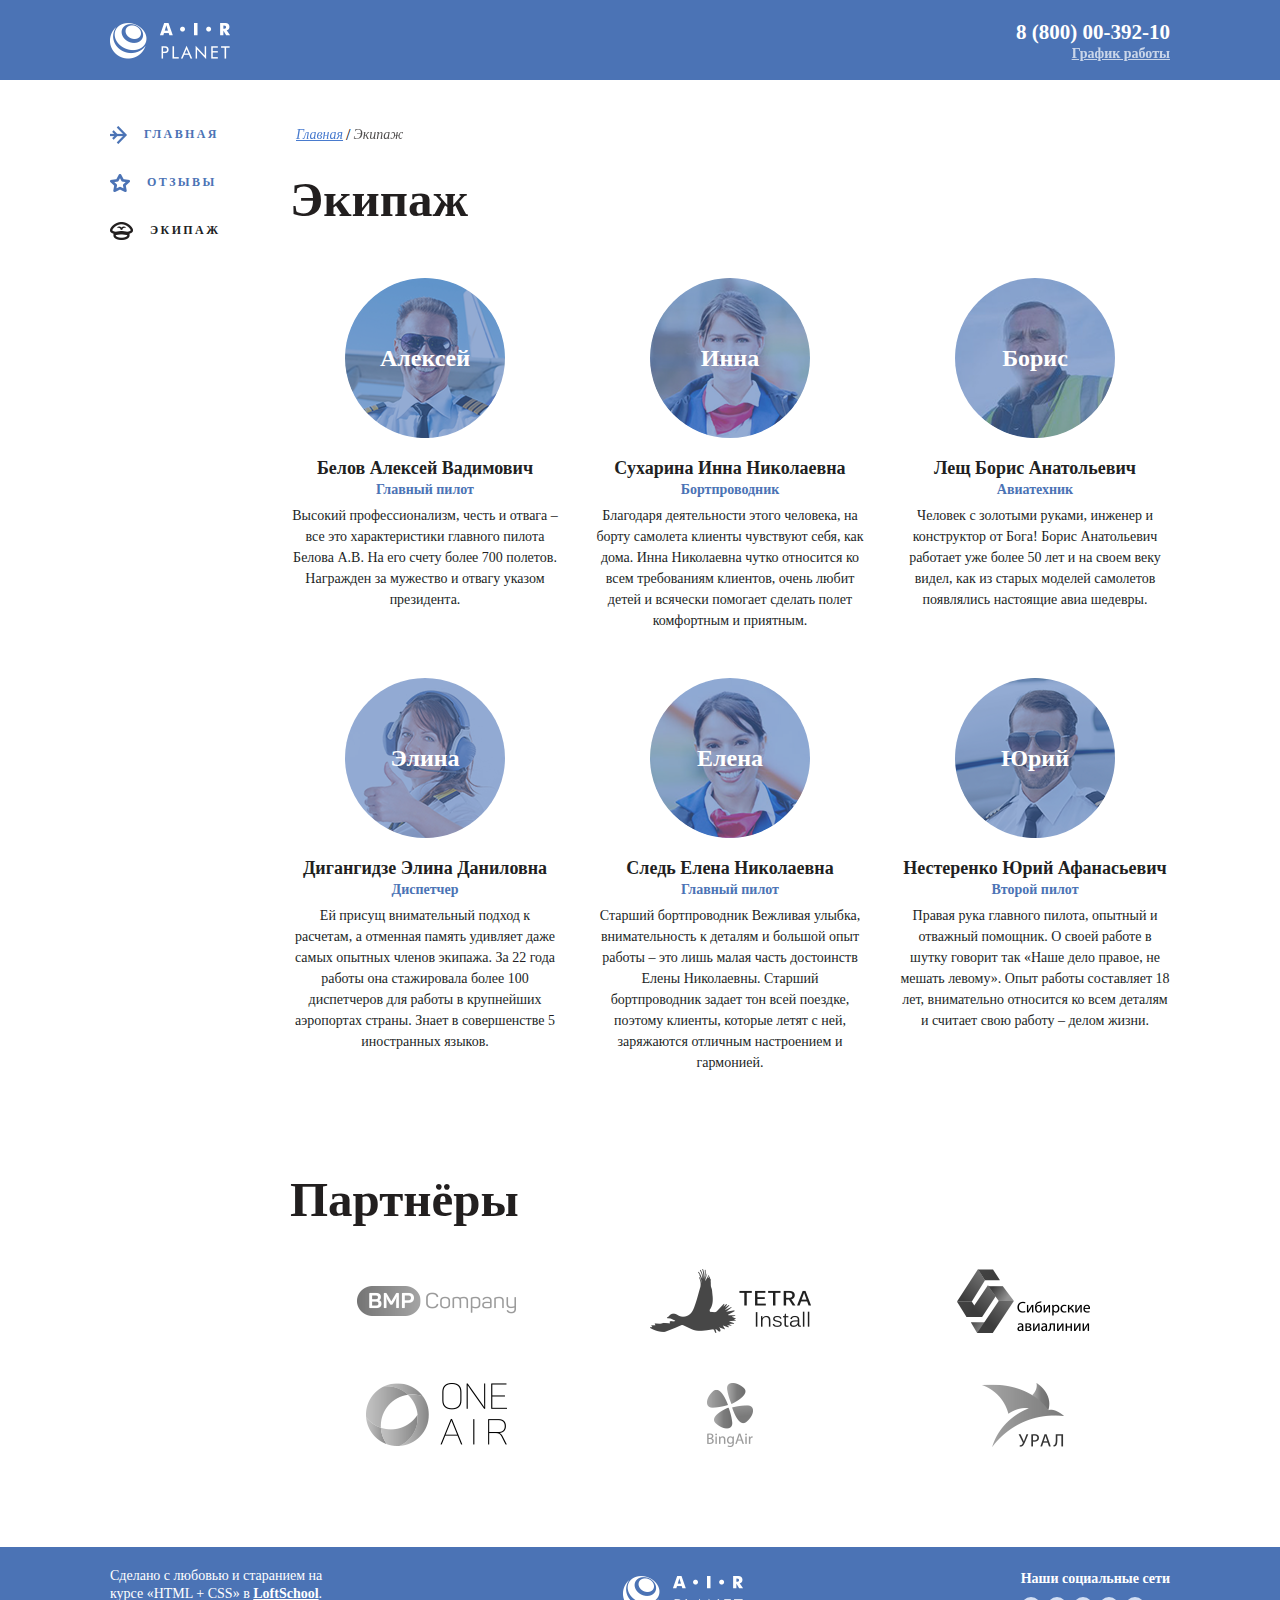
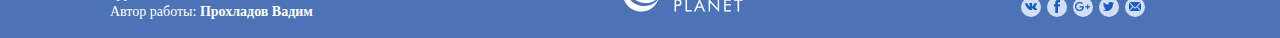
<file: pages/airplanet/team.html>
<!DOCTYPE html>
<html lang="en">

<head>
    <meta charset="UTF-8">
    <meta name="viewport" content="width=device-width, initial-scale=1.0">
    <meta http-equiv="X-UA-Compatible" content="ie=edge">
    <title>AIRPLANET - Экипаж</title>
    <link rel="stylesheet" href="../../css/airplanet.css">
    <script src="../../js/index.js"></script>
    <link rel="shortcut icon" href="../../images/favicon_f.ico" type="image/x-icon">
</head>

<body>
    <div class="wrapper">
        <header class="header">
            <div class="container container_between">
                <a href="#" class="logo">
                    <img src="../../images/logo_header.png" alt="" class="logo__img">
                </a>
                <div class="contacts">
                    <a href="tel:88000039210" class="contacts__phone">8 (800) 00-392-10</a>
                    <div class="contacts__work">
                        <a href="#" class="contacts__worktime">График работы</a>
                        <div class="contacts__drop">
                            <ul class="contacts__work-list">
                                <li class="contacts__work-item contacts__work-item_active">пн-вс: 09:00-20:00</li>
                                <li class="contacts__work-item">обед: 14:00-14:30</li>
                            </ul>
                        </div>
                    </div>
                </div>
            </div>
        </header>
        <main class="maincontent maincontent_reviews">
            <div class="container">
                <aside class="sidebar">
                    <nav class="menu">
                        <ul class="menu__list">
                            <li class="menu__item">
                                <a href="index.html" class="menu__link menu__link_main-icon">Главная</a>
                            </li>
                            <li class="menu__item">
                                <a href="reviews.html" class="menu__link menu__link_feed-icon">Отзывы</a>
                            </li>
                            <li class="menu__item menu__item_active">
                                <a href="team.html" class="menu__link menu__link_team-icon">Экипаж</a>
                            </li>
                        </ul>
                    </nav>
                </aside>
                <div class="content">
                    <nav class="breadсrumbs breadcrumbs_mb_28">
                        <ul class="breadсrumbs__list">
                            <li class="breadсrumbs__item breadcrumbs__item_active">
                                <a href="#" class="breadсrumbs__link">Главная</a>
                            </li>
                            <li class="breadсrumbs__item">
                                <a href="#" class="breadсrumbs__link">Экипаж</a>
                            </li>
                        </ul>
                    </nav>
                    <section class="team">
                        <h2 class="title title_mb_50">Экипаж</h2>
                        <ul class="team__list">
                            <li class="team__item">
                                <div class="employee">
                                    <div class="employee__photo">
                                        <img src="../../images/Alex.png" alt="" class="employee__img">
                                        <h3 class="employee__logo">Алексей</h3>
                                    </div>
                                    <div class="employee__desc">
                                        <h4 class="employee__title">Белов Алексей Вадимович</h4>
                                        <div class="employee__occup">Главный пилот</div>
                                        <p class="employee__text">Высокий профессионализм, честь и отвага – все это
                                            характеристики главного
                                            пилота Белова А.В. На его счету более 700 полетов. Награжден за мужество и
                                            отвагу указом
                                            президента.</p>
                                    </div>
                                </div>
                            </li>
                            <li class="team__item">
                                <div class="employee">
                                    <div class="employee__photo">
                                        <img src="../../images/Inna.png" alt="" class="employee__img">
                                        <h3 class="employee__logo">Инна</h3>
                                    </div>
                                    <div class="employee__desc">
                                        <h4 class="employee__title">Сухарина Инна Николаевна</h4>
                                        <div class="employee__occup">Бортпроводник</div>
                                        <p class="employee__text">Благодаря деятельности этого человека, на борту
                                            самолета клиенты чувствуют себя, как дома. Инна Николаевна чутко относится
                                            ко всем требованиям клиентов, очень любит детей и всячески помогает сделать
                                            полет комфортным и приятным.</p>
                                    </div>
                                </div>
                            </li>
                            <li class="team__item">
                                <div class="employee">
                                    <div class="employee__photo">
                                        <img src="../../images/Boris.png" alt="" class="employee__img">
                                        <h3 class="employee__logo">Борис</h3>
                                    </div>
                                    <div class="employee__desc">
                                        <h4 class="employee__title">Лещ Борис Анатольевич</h4>
                                        <div class="employee__occup">Авиатехник</div>
                                        <p class="employee__text">Человек с золотыми руками, инженер
                                            и конструктор от Бога! Борис Анатольевич работает уже более 50 лет и на
                                            своем веку видел, как из старых моделей самолетов появлялись настоящие авиа
                                            шедевры.</p>
                                    </div>
                                </div>
                            </li>
                            <li class="team__item">
                                <div class="employee">
                                    <div class="employee__photo">
                                        <img src="../../images/Elina.png" alt="" class="employee__img">
                                        <h3 class="employee__logo">Элина</h3>
                                    </div>
                                    <div class="employee__desc">
                                        <h4 class="employee__title">Дигангидзе Элина Даниловна</h4>
                                        <div class="employee__occup">Диспетчер</div>
                                        <p class="employee__text">Ей присущ внимательный подход к расчетам, а отменная
                                            память удивляет даже самых опытных членов экипажа. За 22 года работы она
                                            стажировала более 100 диспетчеров для работы в крупнейших аэропортах
                                            страны. Знает в совершенстве 5 иностранных языков.</p>
                                    </div>
                                </div>
                            </li>
                            <li class="team__item">
                                <div class="employee">
                                    <div class="employee__photo">
                                        <img src="../../images/Elena.png" alt="" class="employee__img">
                                        <h3 class="employee__logo">Елена</h3>
                                    </div>
                                    <div class="employee__desc">
                                        <h4 class="employee__title">Следь Елена Николаевна</h4>
                                        <div class="employee__occup">Главный пилот</div>
                                        <p class="employee__text">Старший бортпроводник
                                            Вежливая улыбка, внимательность к деталям и большой опыт работы – это лишь
                                            малая часть достоинств Елены Николаевны. Старший бортпроводник задает тон
                                            всей поездке, поэтому клиенты, которые летят с ней, заряжаются отличным
                                            настроением и гармонией.</p>
                                    </div>
                                </div>
                            </li>
                            <li class="team__item">
                                <div class="employee">
                                    <div class="employee__photo">
                                        <img src="../../images/Yrii.png" alt="" class="employee__img">
                                        <h3 class="employee__logo">Юрий</h3>
                                    </div>
                                    <div class="employee__desc">
                                        <h4 class="employee__title">Нестеренко Юрий Афанасьевич</h4>
                                        <div class="employee__occup">Второй пилот</div>
                                        <p class="employee__text">Правая рука главного пилота, опытный и отважный
                                            помощник. О своей работе в шутку говорит так «Наше дело правое, не мешать
                                            левому». Опыт работы составляет 18 лет, внимательно относится ко всем
                                            деталям и считает свою работу – делом жизни. </p>
                                    </div>
                                </div>
                            </li>
                        </ul>
                    </section>
                    <section class="partners">
                        <h2 class="title title_mb_40">Партнёры</h2>
                        <ul class="partners__list">
                            <li class="partners__item">
                                <a href="#" class="partner">
                                    <img src="../../images/logo-с.png" alt="fl" class="partner__img">
                                </a>
                            </li>
                            <li class="partners__item">
                                <a href="#" class="partner">
                                    <img src="../../images/logo-22.png" alt="fl" class="partner__img">
                                </a>
                            </li>
                            <li class="partners__item">
                                <a href="#" class="partner">
                                    <img src="../../images/Vector_Smart.png" alt="fl" class="partner__img">
                                </a>
                            </li>
                            <li class="partners__item">
                                <a href="#" class="partner">
                                    <img src="../../images/Vector_Smart_2.png" alt="fl" class="partner__img">
                                </a>
                            </li>
                            <li class="partners__item">
                                <a href="#" class="partner">
                                    <img src="../../images/Vector_Smart_3.png" alt="fl" class="partner__img">
                                </a>
                            </li>
                            <li class="partners__item">
                                <a href="#" class="partner">
                                    <img src="../../images/Vector_Smart_4.png" alt="fl" class="partner__img">
                                </a>
                            </li>
                        </ul>
                    </section>
                </div>
            </div>
        </main>
    </div>
    <footer class="footer">
        <div class="container container_between">
            <div class="copyright">
                Сделано с любовью и старанием
                на курсе «HTML + CSS» в <a href="#" class="copyright__link">LoftSchool</a>.
                Автор работы: <span class="copyright__name">Прохладов Вадим</span>
            </div>
            <a href="#" class="logo">
                <img src="../../images/logo_header.png" alt="" class="logo__img">
            </a>
            <div class="socials">
                <h4 class="socials__title">Наши социальные сети</h4>
                <ul class="socials__list">
                    <li class="socials__item"><a href="#" class="socials__link socials__link_vk"></a></li>
                    <li class="socials__item"><a href="#" class="socials__link socials__link_fb"></a></li>
                    <li class="socials__item"><a href="#" class="socials__link socials__link_gp"></a></li>
                    <li class="socials__item"><a href="#" class="socials__link socials__link_tw"></a></li>
                    <li class="socials__item"><a href="#" class="socials__link socials__link_mail"></a></li>
                </ul>
            </div>
        </div>
    </footer>
</body>

</html>
</file>
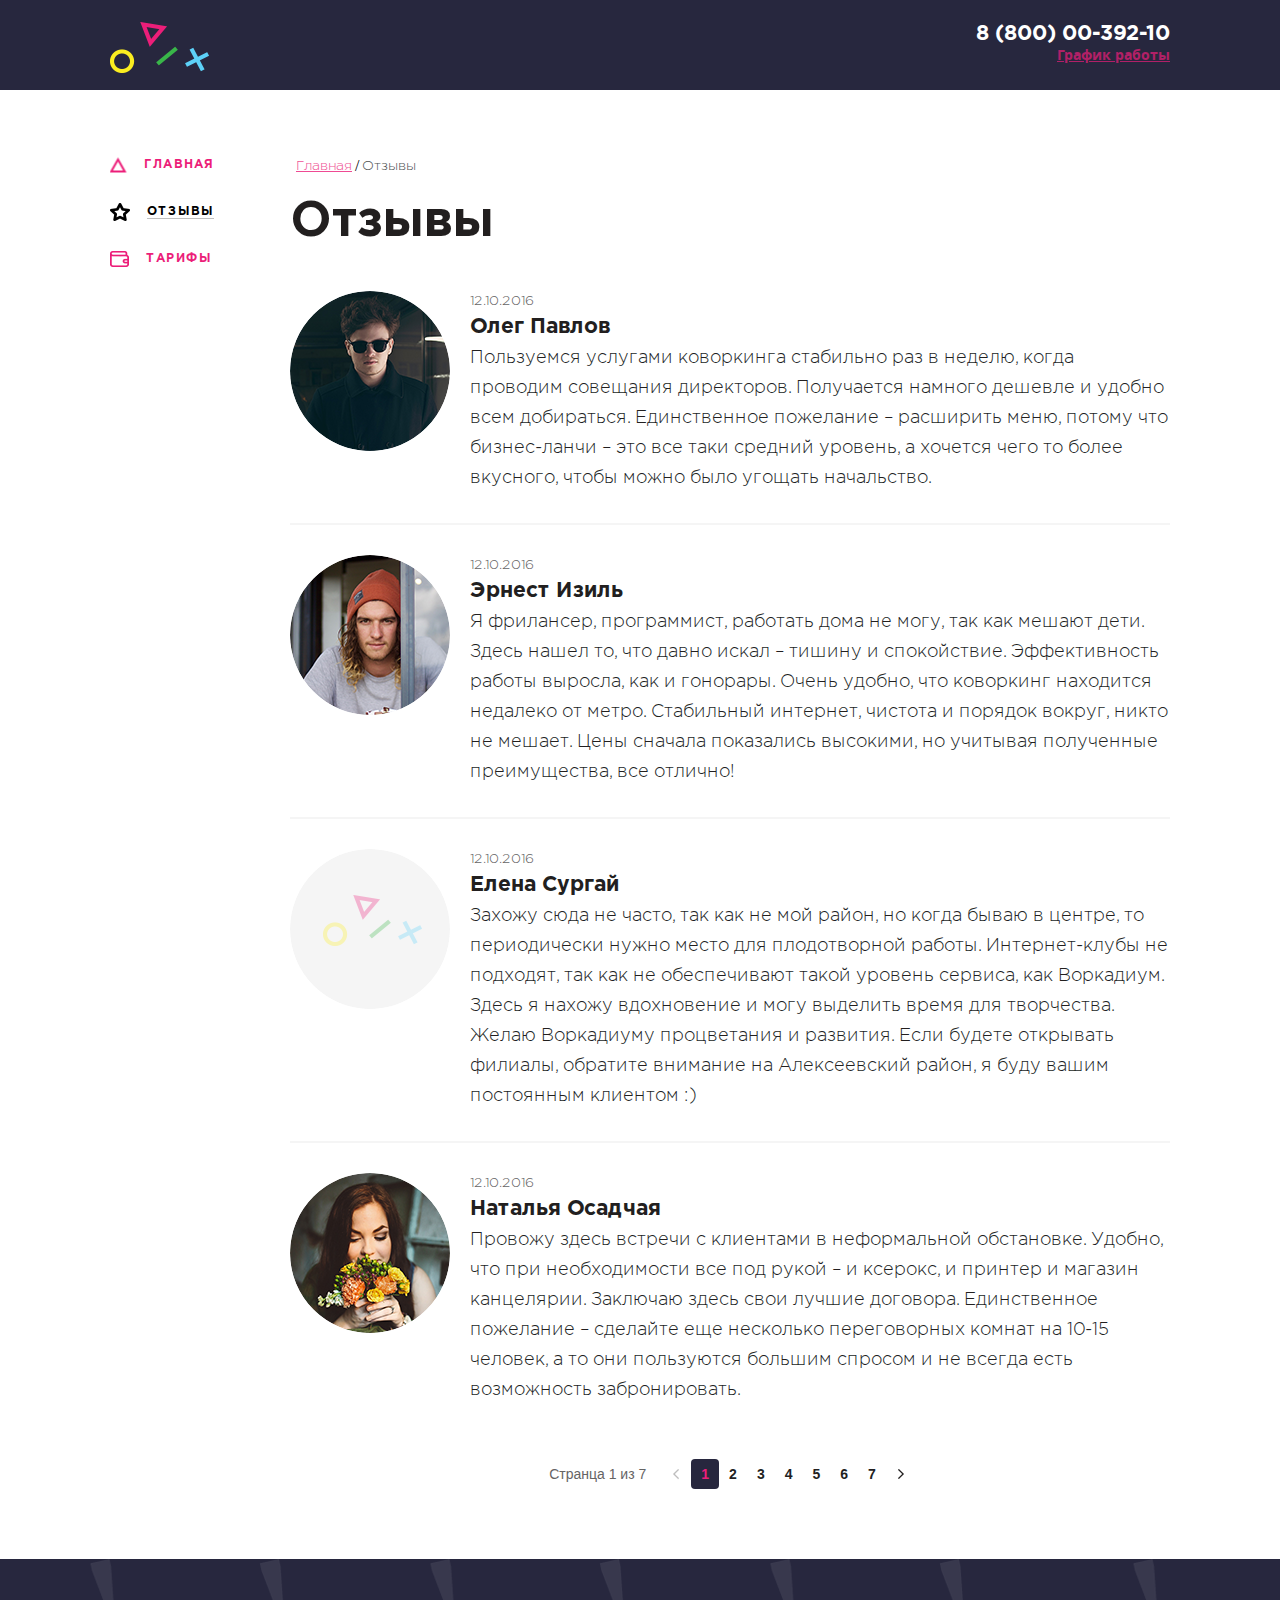
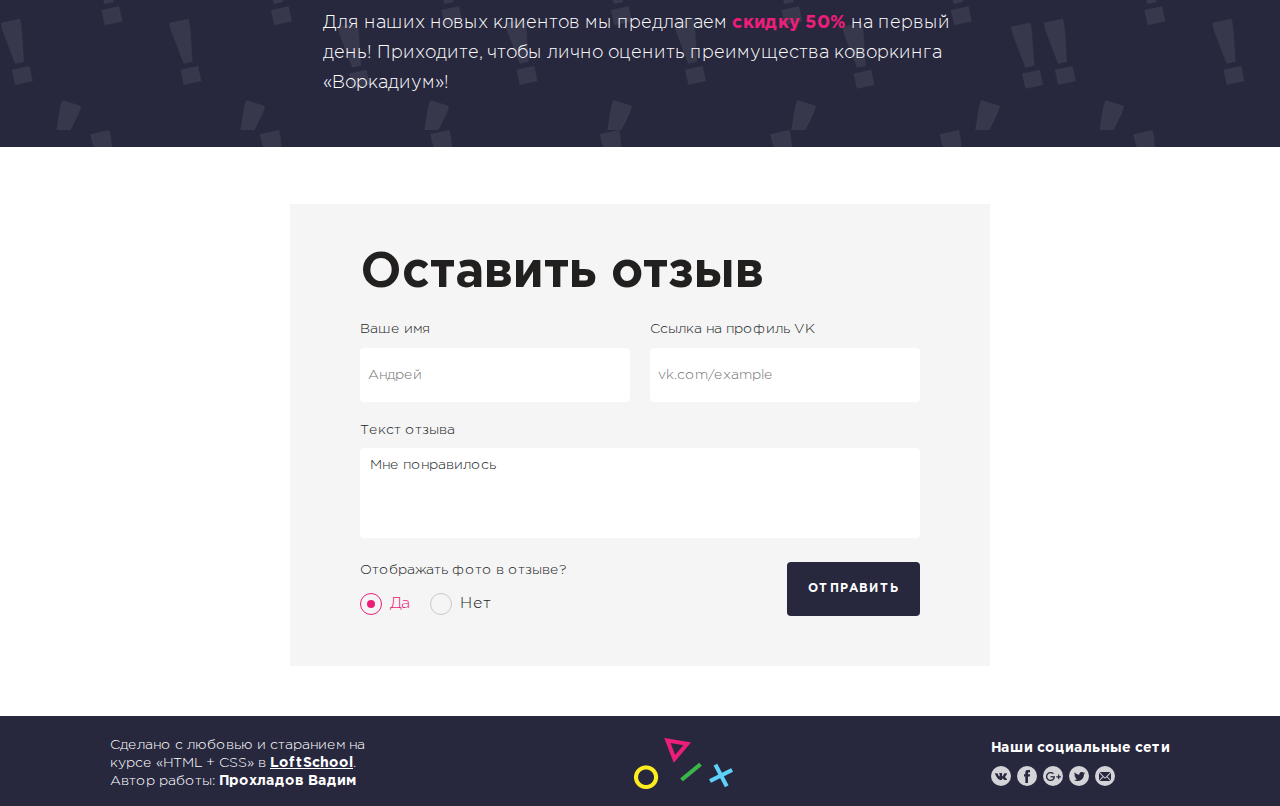
<file: pages/coworking/reviews.html>
<!DOCTYPE html>
<html lang="en">

<head>
    <meta charset="UTF-8">
    <meta name="viewport" content="width=device-width, initial-scale=1.0">
    <meta http-equiv="X-UA-Compatible" content="ie=edge">
    <title>COWORKING - Отзывы</title>
    <link rel="stylesheet" href="../../css/coworking.css">
    <link rel="shortcut icon" href="../../images/favicon_f.ico" type="image/x-icon">
</head>

<body>
    <div class="wrapper">
        <header class="header">
            <div class="container container_column">
                <div class="header__top">
                    <a href="#" class="logo">
                        <img src="../../images/logo-fig.png" alt="" class="logo__img">
                    </a>
                    <div class="contacts">
                        <a href="tel:88000039210" class="contacts__phone">8 (800) 00-392-10</a>
                        <div class="contacts__work">
                            <a href="#" class="contacts__worktime">График работы</a>
                            <div class="contacts__drop">
                                <ul class="contacts__work-list">
                                    <li class="contacts__work-item contacts__work-item_active">пн-вс: 09:00-20:00</li>
                                    <li class="contacts__work-item">обед: 14:00-14:30</li>
                                </ul>
                            </div>
                        </div>
                    </div>
                </div>
            </div>
        </header>
        <main class="maincontent">
            <div class="container">
                <aside class="sidebar">
                    <nav class="menu">
                        <ul class="menu__list">
                            <li class="menu__item">
                                <a href="index.html" class="menu__link menu__link_main-icon"><span>Главная</span></a>
                            </li>
                            <li class="menu__item menu__item_active">
                                <a href="reviews.html" class="menu__link menu__link_feed-icon"><span>Отзывы</span></a>
                            </li>
                            <li class="menu__item">
                                <a href="tarifs.html" class="menu__link menu__link_wallet-icon"><span>Тарифы</span></a>
                            </li>
                        </ul>
                    </nav>
                </aside>
                <div class="content">
                    <nav class="breadсrumbs breadcrumbs_mb_28">
                        <ul class="breadсrumbs__list">
                            <li class="breadсrumbs__item breadcrumbs__item_active">
                                <a href="#" class="breadсrumbs__link">Главная</a>
                            </li>
                            <li class="breadсrumbs__item">
                                <a href="#" class="breadсrumbs__link">Отзывы</a>
                            </li>
                        </ul>
                    </nav>
                    <section class="reviews">
                        <h2 class="title title_mb_50">Отзывы</h2>
                        <ul class="reviews__list">
                            <li class="reviews__item">
                                <article class="review">
                                    <div class="review__photo">
                                        <img src="../../images/vcvb.png" alt="" class="review__img">
                                    </div>
                                    <div class="review__desc">
                                        <time class="review__date">12.10.2016</time>
                                        <h3 class="review__title">Олег Павлов</h3>
                                        <p class="review__text">Пользуемся услугами коворкинга стабильно раз в неделю,
                                            когда проводим совещания директоров. Получается намного дешевле и удобно
                                            всем добираться. Единственное пожелание – расширить меню, потому что
                                            бизнес-ланчи – это все таки средний уровень, а хочется чего то более
                                            вкусного, чтобы можно было угощать начальство.</p>
                                    </div>
                                </article>
                            </li>
                            <li class="reviews__item">
                                <article class="review">
                                    <div class="review__photo">
                                        <img src="../../images/fdfd.png" alt="" class="review__img">
                                    </div>
                                    <div class="review__desc">
                                        <time class="review__date">12.10.2016</time>
                                        <h3 class="review__title">Эрнест Изиль</h3>
                                        <p class="review__text">Я фрилансер, программист, работать дома не могу, так
                                            как мешают дети. Здесь нашел то, что давно искал – тишину и спокойствие.
                                            Эффективность работы выросла, как и гонорары. Очень удобно, что коворкинг
                                            находится недалеко от метро. Стабильный интернет, чистота и порядок вокруг,
                                            никто не мешает. Цены сначала показались высокими, но учитывая полученные
                                            преимущества, все отлично!</p>
                                    </div>
                                </article>
                            </li>
                            <li class="reviews__item">
                                <article class="review">
                                    <div class="review__photo">
                                        <img src="../../images/2-layers2.png" alt="" class="review__img">
                                    </div>
                                    <div class="review__desc">
                                        <time class="review__date">12.10.2016</time>
                                        <h3 class="review__title">Елена Сургай</h3>
                                        <p class="review__text">Захожу сюда не часто, так как не мой район, но когда
                                            бываю в центре, то периодически нужно место для плодотворной работы.
                                            Интернет-клубы не подходят, так как не обеспечивают такой уровень сервиса,
                                            как Воркадиум. Здесь я нахожу вдохновение и могу выделить время для
                                            творчества. Желаю Воркадиуму процветания и развития. Если будете открывать
                                            филиалы, обратите внимание на Алексеевский район, я буду вашим постоянным
                                            клиентом :) </p>
                                    </div>
                                </article>
                            </li>
                            <li class="reviews__item">
                                <article class="review">
                                    <div class="review__photo">
                                        <img src="../../images/swcnamirzyc-danielle-marroquin.png" alt=""
                                            class="review__img">
                                    </div>
                                    <div class="review__desc">
                                        <time class="review__date">12.10.2016</time>
                                        <h3 class="review__title">Наталья Осадчая</h3>
                                        <p class="review__text">Провожу здесь встречи с клиентами в неформальной
                                            обстановке. Удобно, что при необходимости все под рукой – и ксерокс, и
                                            принтер и магазин канцелярии. Заключаю здесь свои лучшие договора.
                                            Единственное пожелание – сделайте еще несколько переговорных комнат на
                                            10-15 человек, а то они пользуются большим спросом и не всегда есть
                                            возможность забронировать.</p>
                                    </div>
                                </article>
                            </li>
                        </ul>
                        <div class="pagination pagination_reviews">
                            <div class="pagination__info">Странца
                                <span class="pagination__count">1</span>
                                из
                                <span class="paginaton__total">7</span>
                            </div>
                            <div class="pagination__controls">
                                <a href="#" class="pagination__link pagination__link_prev pagination__link_active"></a>
                                <ul class="pagination__list">
                                    <li class="pagination__item pagination__item_active">
                                        <a href="#" class="pagination__link">1</a>
                                    </li>
                                    <li class="pagination__item">
                                        <a href="#" class="pagination__link">2</a>
                                    </li>
                                    <li class="pagination__item">
                                        <a href="#" class="pagination__link">3</a>
                                    </li>
                                    <li class="pagination__item">
                                        <a href="#" class="pagination__link">4</a>
                                    </li>
                                    <li class="pagination__item">
                                        <a href="#" class="pagination__link">5</a>
                                    </li>
                                    <li class="pagination__item">
                                        <a href="#" class="pagination__link">6</a>
                                    </li>
                                    <li class="pagination__item">
                                        <a href="#" class="pagination__link">7</a>
                                    </li>
                                </ul>
                                <a href="#" class="pagination__link pagination__link_next"></a>
                            </div>
                        </div>
                    </section>
                </div>
            </div>
        </main>
        <section class="info">
            <div class="container container_width_635">
                <p class="info__text">
                    Для наших новых клиентов мы предлагаем <span class="info__accent">скидку 50%</span> на первый день!
                    Приходите, чтобы лично оценить преимущества коворкинга «Воркадиум»!
                </p>
            </div>
        </section>
        <section class="feedback">
            <div class="container container_width_700">
                <div class="feedback__wrap">
                    <h2 class="title title_mb_29">Оставить отзыв</h2>
                    <form action="#" class="form">
                        <div class="form__elements">
                            <div class="form__row">
                                <label class="form__label">
                                    <span class="form__label-text">Ваше имя</span>
                                    <input type="text" class="form__input" placeholder="Андрей" name="name">
                                </label>
                                <label class="form__label">
                                    <span class="form__label-text">Ссылка на профиль VK</span>
                                    <input type="text" class="form__input" placeholder="vk.com/example" name="link">
                                </label>
                            </div>
                            <div class="form__row">
                                <label class="form__label">
                                    <span class="form__label-text">Текст отзыва</span>
                                    <textarea name="text" class="form__textarea">Мне понравилось</textarea>
                                </label>
                            </div>
                            <div class="form__row">
                                <div class="radio-btns">
                                    <div class="radio-btns__title">Отображать фото в отзыве?</div>
                                    <div class="radio-btns__controls">
                                        <label class="radio-btns__label">
                                            <input type="radio" name="show" class="radio-btns__radio" checked>
                                            <span class="radio-btns__radio-fake"></span>
                                            <span class="radio-btns__label-text">Да</span>
                                        </label>
                                        <label class="radio-btns__label">
                                            <input type="radio" name="show" class="radio-btns__radio">
                                            <span class="radio-btns__radio-fake"></span>
                                            <span class="radio-btns__label-text">Нет</span>
                                        </label>
                                    </div>
                                </div>
                                <button type="submit" class="button button_bg_black">Отправить</button>
                            </div>
                        </div>
                    </form>
                </div>
            </div>
        </section>
    </div>
    <footer class="footer">
        <div class="container container_between">
            <div class="copyright">
                Сделано с любовью и старанием
                на курсе «HTML + CSS» в <a href="#" class="copyright__link">LoftSchool</a>.
                Автор работы: <span class="copyright__name">Прохладов Вадим</span>
            </div>
            <a href="#" class="logo">
                <img src="../../images/logo-fig.png" alt="logo" class="logo__img">
            </a>
            <div class="socials">
                <h4 class="socials__title">Наши социальные сети</h4>
                <ul class="socials__list">
                    <li class="socials__item"><a href="#" class="socials__link socials__link_vk"></a></li>
                    <li class="socials__item"><a href="#" class="socials__link socials__link_fb"></a></li>
                    <li class="socials__item"><a href="#" class="socials__link socials__link_gp"></a></li>
                    <li class="socials__item"><a href="#" class="socials__link socials__link_tw"></a></li>
                    <li class="socials__item"><a href="#" class="socials__link socials__link_mail"></a></li>
                </ul>
            </div>
        </div>
    </footer>
</body>

</html>
</file>
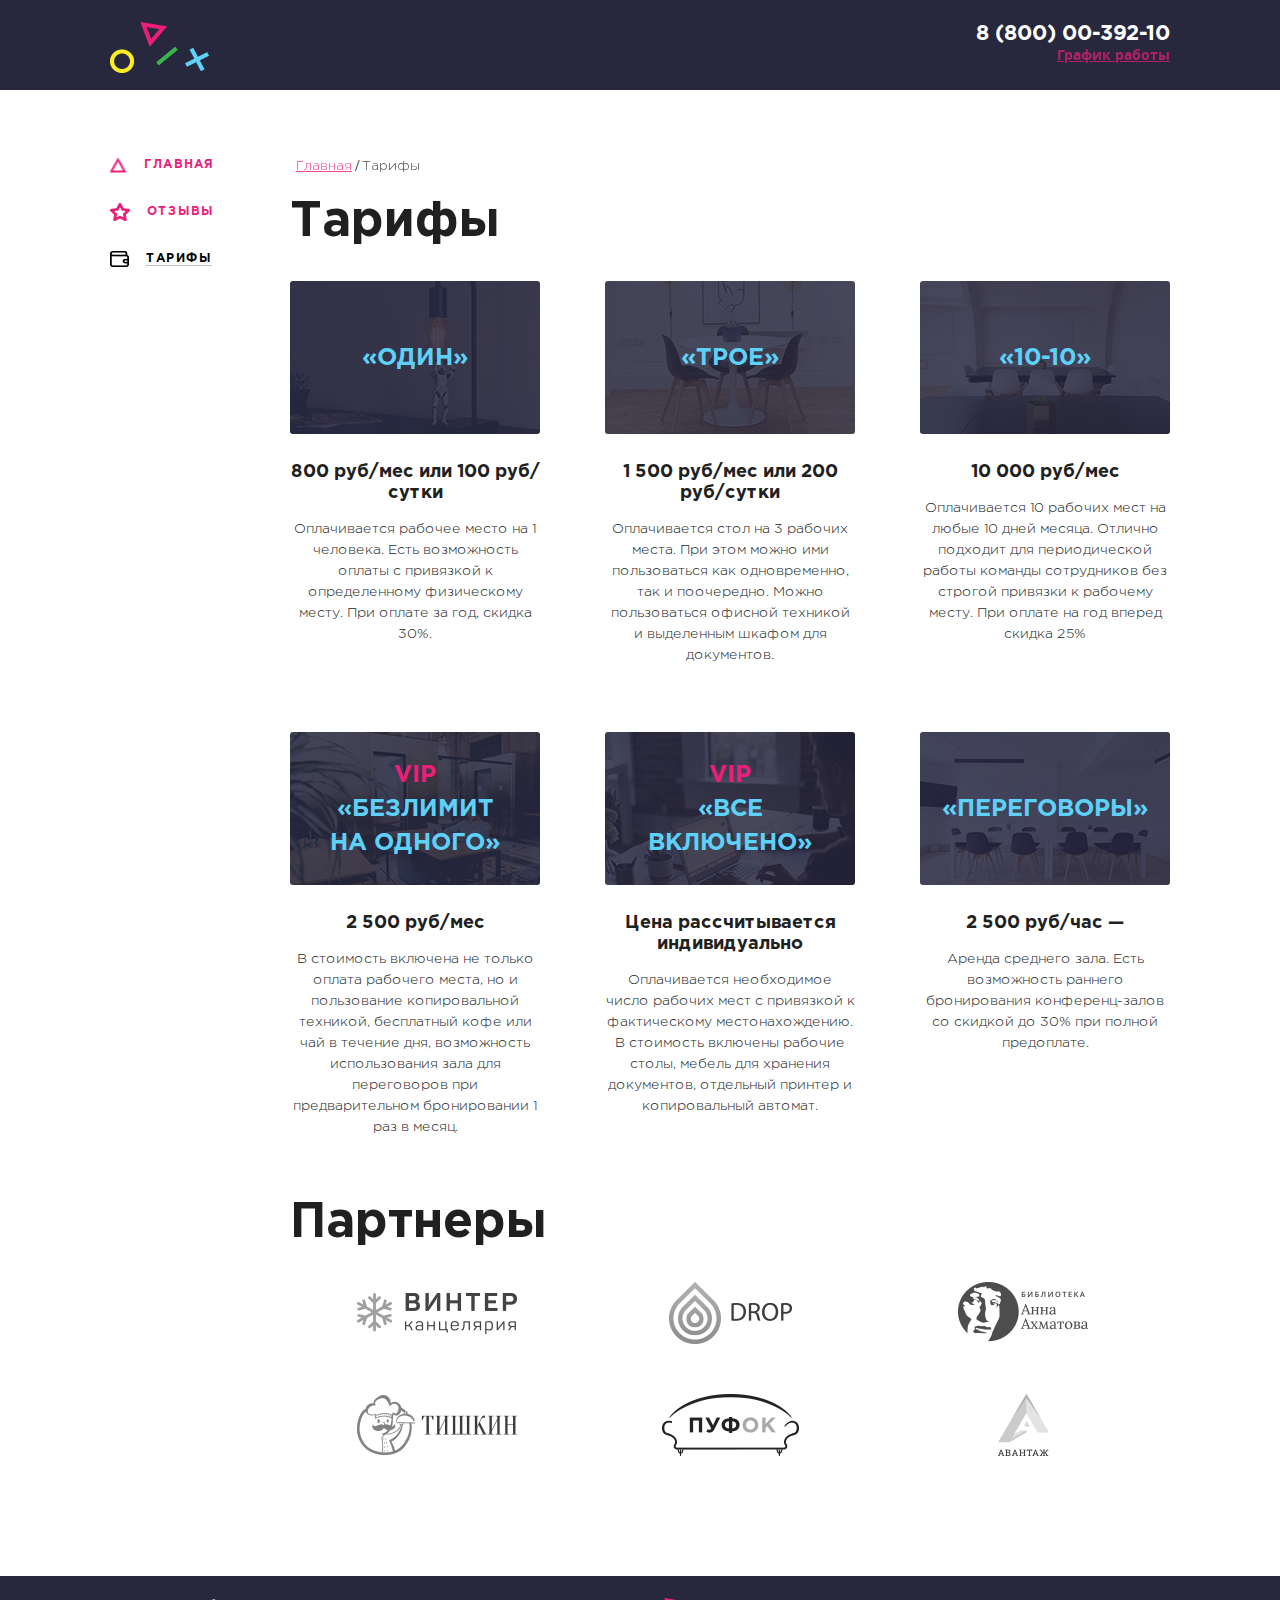
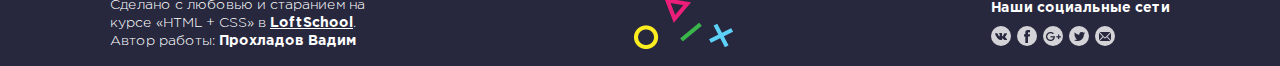
<file: pages/coworking/tarifs.html>
<!DOCTYPE html>
<html lang="en">

<head>
    <meta charset="UTF-8">
    <meta name="viewport" content="width=device-width, initial-scale=1.0">
    <meta http-equiv="X-UA-Compatible" content="ie=edge">
    <title>COWORKING - Тарифы</title>
    <link rel="stylesheet" href="../../css/coworking.css">
    <link rel="shortcut icon" href="../../images/favicon_f.ico" type="image/x-icon">
</head>

<body>
    <div class="wrapper">
        <header class="header">
            <div class="container container_column">
                <div class="header__top">
                    <a href="#" class="logo">
                        <img src="../../images/logo-fig.png" alt="" class="logo__img">
                    </a>
                    <div class="contacts">
                        <a href="tel:88000039210" class="contacts__phone">8 (800) 00-392-10</a>
                        <div class="contacts__work">
                            <a href="#" class="contacts__worktime">График работы</a>
                            <div class="contacts__drop">
                                <ul class="contacts__work-list">
                                    <li class="contacts__work-item contacts__work-item_active">пн-вс: 09:00-20:00</li>
                                    <li class="contacts__work-item">обед: 14:00-14:30</li>
                                </ul>
                            </div>
                        </div>
                    </div>
                </div>
            </div>
        </header>
        <main class="maincontent">
            <div class="container">
                <aside class="sidebar">
                    <nav class="menu">
                        <ul class="menu__list">
                            <li class="menu__item">
                                <a href="index.html" class="menu__link menu__link_main-icon"><span>Главная</span></a>
                            </li>
                            <li class="menu__item">
                                <a href="reviews.html" class="menu__link menu__link_feed-icon"><span>Отзывы</span></a>
                            </li>
                            <li class="menu__item menu__item_active">
                                <a href="tarifs.html" class="menu__link menu__link_wallet-icon"><span>Тарифы</span></a>
                            </li>
                        </ul>
                    </nav>
                </aside>
                <div class="content">
                    <nav class="breadсrumbs breadcrumbs_mb_28">
                        <ul class="breadсrumbs__list">
                            <li class="breadсrumbs__item breadcrumbs__item_active">
                                <a href="#" class="breadсrumbs__link">Главная</a>
                            </li>
                            <li class="breadсrumbs__item">
                                <a href="#" class="breadсrumbs__link">Тарифы</a>
                            </li>
                        </ul>
                    </nav>
                    <section class="prices">
                        <h2 class="title title_mb_40">Тарифы</h2>
                        <ul class="prices__list">
                            <li class="prices__item">
                                <div class="rate">
                                    <div class="rate__photo" style="background-image: url('../../images/lmp.png')">
                                        <h3 class="rate__logo">«Один»</h3>
                                    </div>
                                    <div class="rate__desc">
                                        <h4 class="rate__title">800 руб/мес
                                            или 100 руб/сутки</h4>
                                        <p class="rate__text">Оплачивается рабочее место на 1 человека. Есть
                                            возможность оплаты с привязкой
                                            к определенному физическому месту. При оплате за год, скидка 30%.</p>
                                    </div>
                                </div>
                            </li>
                            <li class="prices__item">
                                <div class="rate">
                                    <div class="rate__photo"
                                        style="background-image: url('../../images/1yu0vlmaujo-breather.png')">
                                        <h3 class="rate__logo">«Трое»</h3>
                                    </div>
                                    <div class="rate__desc">
                                        <h4 class="rate__title">1 500 руб/мес
                                            или 200 руб/сутки</h4>
                                        <p class="rate__text">Оплачивается стол на 3 рабочих места. При этом можно ими
                                            пользоваться как одновременно, так и поочередно. Можно пользоваться офисной
                                            техникой и выделенным шкафом для документов.</p>
                                    </div>
                                </div>
                            </li>
                            <li class="prices__item">
                                <div class="rate">
                                    <div class="rate__photo"
                                        style="background-image: url('../../images/pdifhwbftrg-breather.png')">
                                        <h3 class="rate__logo">«10-10»</h3>
                                    </div>
                                    <div class="rate__desc">
                                        <h4 class="rate__title">10 000 руб/мес</h4>
                                        <p class="rate__text">Оплачивается 10 рабочих мест на любые 10 дней месяца.
                                            Отлично подходит для периодической работы команды сотрудников без строгой
                                            привязки к рабочему месту. При оплате на год вперед скидка 25%</p>
                                    </div>
                                </div>
                            </li>
                            <li class="prices__item prices__item_active">
                                <div class="rate">
                                    <div class="rate__photo"
                                        style="background-image: url('../../images/ixhnbgtkjfw-crew.png')">
                                        <h3 class="rate__logo">«Безлимит
                                            на одного»</h3>
                                    </div>
                                    <div class="rate__desc">
                                        <h4 class="rate__title">2 500 руб/мес</h4>
                                        <p class="rate__text">В стоимость включена не только оплата рабочего места, но
                                            и пользование копировальной техникой, бесплатный кофе или чай в течение
                                            дня, возможность использования зала для переговоров при предварительном
                                            бронировании 1 раз в месяц.</p>
                                    </div>
                                </div>
                            </li>
                            <li class="prices__item prices__item_active">
                                <div class="rate">
                                    <div class="rate__photo"
                                        style="background-image: url('../../images/c3v88boorom-bench-accounting.png')">
                                        <h3 class="rate__logo">«Все
                                            включено»</h3>
                                    </div>
                                    <div class="rate__desc">
                                        <h4 class="rate__title">Цена рассчитывается индивидуально</h4>
                                        <p class="rate__text">Оплачивается необходимое число рабочих мест с привязкой к
                                            фактическому местонахождению.
                                            В стоимость включены рабочие столы, мебель для хранения документов,
                                            отдельный принтер
                                            и копировальный автомат. </p>
                                    </div>
                                </div>
                            </li>
                            <li class="prices__item">
                                <div class="rate">
                                    <div class="rate__photo"
                                        style="background-image: url('../../images/x5hjlv7nzu4-breather.png')">
                                        <h3 class="rate__logo">«Переговоры»</h3>
                                    </div>
                                    <div class="rate__desc">
                                        <h4 class="rate__title">2 500 руб/час — </h4>
                                        <p class="rate__text">Аренда среднего зала. Есть возможность раннего
                                            бронирования конференц-залов
                                            со скидкой до 30% при полной предоплате.</p>
                                    </div>
                                </div>
                            </li>
                        </ul>
                    </section>
                    <section class="partners">
                        <h2 class="title title_mb_40">Партнеры</h2>
                        <ul class="partners__list">
                            <li class="partners__item">
                                <a href="#" class="partner">
                                    <img src="../../images/logo-12.png" alt="fl" class="partner__img">
                                </a>
                            </li>
                            <li class="partners__item">
                                <a href="#" class="partner">
                                    <img src="../../images/logo-222.png" alt="fl" class="partner__img">
                                </a>
                            </li>
                            <li class="partners__item">
                                <a href="#" class="partner">
                                    <img src="../../images/logo-333.png" alt="fl" class="partner__img">
                                </a>
                            </li>
                            <li class="partners__item">
                                <a href="#" class="partner">
                                    <img src="../../images/logo-444.png" alt="fl" class="partner__img">
                                </a>
                            </li>
                            <li class="partners__item">
                                <a href="#" class="partner">
                                    <img src="../../images/logo-555.png" alt="fl" class="partner__img">
                                </a>
                            </li>
                            <li class="partners__item">
                                <a href="#" class="partner">
                                    <img src="../../images/logo-666.png" alt="fl" class="partner__img">
                                </a>
                            </li>
                        </ul>
                    </section>
                </div>
            </div>
        </main>
    </div>
    <footer class="footer">
        <div class="container container_between">
            <div class="copyright">
                Сделано с любовью и старанием
                на курсе «HTML + CSS» в <a href="#" class="copyright__link">LoftSchool</a>.
                Автор работы: <span class="copyright__name">Прохладов Вадим</span>
            </div>
            <a href="#" class="logo">
                <img src="../../images/logo-fig.png" alt="logo" class="logo__img">
            </a>
            <div class="socials">
                <h4 class="socials__title">Наши социальные сети</h4>
                <ul class="socials__list">
                    <li class="socials__item"><a href="#" class="socials__link socials__link_vk"></a></li>
                    <li class="socials__item"><a href="#" class="socials__link socials__link_fb"></a></li>
                    <li class="socials__item"><a href="#" class="socials__link socials__link_gp"></a></li>
                    <li class="socials__item"><a href="#" class="socials__link socials__link_tw"></a></li>
                    <li class="socials__item"><a href="#" class="socials__link socials__link_mail"></a></li>
                </ul>
            </div>
        </div>
    </footer>
</body>

</html>
</file>
<file: css/main.css>
@import 'settings/fonts.css';
@import url('https://fonts.googleapis.com/css?family=Roboto:300,400,700');
@import url('https://fonts.googleapis.com/css?family=Open+Sans');

html,body{
    margin: 0;
    padding: 0;
    height: 100%;
    width: 100%;
}

ul{
    margin: 0;
    padding: 0;
}

li{
    list-style: none;
}

h1,h2,h3,h4,h5,h6{
    font-weight: normal;
    margin: 0;
}

a{
    text-decoration: none;
}

p{
    margin: 0;
}

button{
    outline: none;
    border: none;
    background: transparent;
    cursor: pointer;
}

input, textarea{
    width: 100%;
    border: none;
    outline: none;
}

textarea{
    resize: none;
    height: 90px;
}

.wrapper{
    display: flex;
    flex-wrap: wrap;
    overflow: hidden;
}

.section{
    display: flex;
    justify-content: center;
    align-items: center;
    padding: 40px;
    width: 25%;
    box-sizing: border-box;
    border: 1px  dashed #ccc;
    overflow: hidden;
}

.section_w_50{
    width: 50%;
}

.section_bg_black{
    background-color: #000;
}
.welcome{
    background-image: url('../images/gym-595597_1920.png');
    background-size: cover;
}
/*=============================LOGO===============*/

.logo{
    color: #f89513;
    font-family: "gora_freeregular";
    font-size: 18px;
    text-transform: uppercase;
    letter-spacing: 1.8px;
}

/*==============================MENU==========================*/
.menu__list{
    display: flex;
}
.menu__item{
    margin-left: 26px;
}

.menu__item:first-child{
    margin-left: 0;
}

.menu__item_active .menu__link{
    color: #f89513;
}

.menu__link{
    display: flex;
    align-items: center;
    color: #ffffff;
    font-family: "open_sansbold";
    font-size: 12px;
    text-transform: uppercase;
    letter-spacing: 1.2px;
}

.menu__link:hover{
    color: #f89513;
}

.menu__link::before{
    content: '';
    display: flex;
    background-repeat: no-repeat;
    background-position: center center;
    margin-right: 17px;
}

.menu__link_main-icon::before{
    width: 19px;
    height: 14px;
    background-image: url('../images/main_icon.png');
}

.menu__item_active .menu__link_main-icon::before, .menu__link_main-icon:hover::before{
    background-image: url('../images/main_icon_hover.png');
}

.menu__link_feed-icon::before{
    width: 20px;
    height: 18px;
    background-image: url('../images/feed_icon.png');
}

.menu__item_active .menu__link_feed-icon::before, .menu__link_feed-icon:hover::before{
    background-image: url('../images/feed_icon_hover.png');
}

.menu__link_service-icon::before{
    width: 19px;
    height: 14px;
    background-image: url('../images/service_icon.png');
}

.menu__item_active .menu__link_service-icon::before, .menu__link_service-icon:hover::before{
    background-image: url('../images/service_icon_hover.png');
}


/* ============================ SOCIALS ===============================================================*/

.socials__title{
    color: #ffffff;
    font-family: "open_sansbold";
    font-size: 14px;
    margin-bottom: 10px;
}

.socials__list{
    display: flex;
}

.socials__item{
    margin-left: 6px;
}

.socials__item:first-child{
    margin-left: 0;
}

.socials__link{
    display: block;
    width: 20px;
    height: 20px;
    border-radius: 50%;
    background-color: #d0d0d0;
    background-repeat: no-repeat;
    background-position: center center;
    transition: .5s;
}

.socials__link:hover{
    background-color: #f89513;
}

.socials__link_vk{
    background-image: url('../images/vk.png');
}

.socials__link_fb{
    background-image: url('../images/fb.png');
}

.socials__link_gp{
    background-image: url('../images/google.png');
}

.socials__link_tw{
    background-image: url('../images/twitter.png');
}

.socials__link_mail{
    background-image: url('../images/mail.png');
}

/* ============================ PAGINATION ===============================================================*/
.pagination{
    display: flex;
    align-items: center;
}
.pagination__info{
    color: #656464;
    font-family: 'Roboto', sans-serif;
    font-weight: 300;
    font-size: 14px;
}

.pagination__controls{
    margin-left: 20px;
    display: flex;
}

.pagination__list{
    margin: 0 5px;
    display: flex;
}

.pagination__link{
    display: flex;
    color: #221f1f;
    font-family: 'Roboto', sans-serif;
    font-weight: 700;
    font-size: 14px;
    padding: 7px 10px;
    background-repeat: no-repeat;
    background-position: center center;
}

.pagination__link:hover{
    color: #f89513;
}

.pagination__item_active .pagination__link{
    color: #ffffff;
    background-color: #27273e;
    border-radius: 4px;
    cursor: default;
}

.pagination__link_prev{
    background-image: url('../images/arrow_2.png');
    transform: rotate(-180deg);
}

.pagination__link_next{
    background-image: url('../images/arrow_2.png');
}

.pagination__link_active{
    opacity: .3;
}

/* ============================CONTACTS ===============================================================*/
.contacts{
    text-align: right;
}
.contacts__phone{
    font-size: 21px;
    font-family: 'open_sansbold',sans-serif;
    color: #ffffff;
    text-transform: uppercase;
    margin-bottom: 6px;
}

.contacts__worktime{
    color: #f89513;
    font-family: 'open_sansbold',sans-serif;
    text-decoration: underline;
    font-size: 14px;
    opacity: 0.7;
}

.contacts__work{
    position: relative;
}

.contacts__work:hover .contacts__drop{
    right: 0;
}

.contacts__work:hover .contacts__worktime{
    color: #ffffff;
}

.contacts__drop{
    box-shadow: 3px 4px 5px rgba(0, 0, 0, 0.2);
    background-image: linear-gradient(to top, #ffffff 0%, #ffffff 100%);
    border-radius: 3px;
    padding: 17px 20px;
    position: absolute;
    top: 35px;
    right: -9999px;
}

.contacts__drop::before{
    content: '';
    display: block;
    border: 12px solid transparent;
    border-bottom: 12px solid #fff;
    position: absolute;
    bottom: 100%;
    right: 10px;
}

.contacts__drop::after{
    content: '';
    display: block;
    width: 100%;
    height: 30px;
    position: absolute;
    bottom: 100%;
    left:0;
}

.contacts__work-item{
    color: #221f1f;
    font-family: 'open_sanslight',sans-serif;
    font-size: 14px;
    text-align: left;
    margin-bottom: 10px;
}

.contacts__work-item:last-child{
    margin-bottom: 0;
}

.contacts__work-item_active{
    font-family: 'open_sansbold',sans-serif;
    color: #f89513;
}

/*========================= TITLE =========================*/

.section-title{
    color: #221f1f;;
    font-family: "open_sansbold";
    font-size: 49px;
    text-transform: uppercase;
    letter-spacing: 1.47px;
}

.section-title_color_white{
    color: #fff;
}

/*========================= FEATURE================== */
.feature{
    display: flex;
    flex-direction: column;
    align-items: center;
    width: 200px;
}

.feature__icon{
    width: 68px;
    height: 68px;
    background-color: #f89513;
    border-radius:50%;
    display: flex;
    justify-content: center;
    align-items: center;
    margin-bottom: 43px;
}

.feature__icon::before{
    content: '';
    display: flex;
    background-repeat: no-repeat;
}

.feature__icon_flower::before{
    width: 27px;
    height: 31px;
    background-image: url('../images/flower.png');
}

.feature__icon_palete::before{
    width: 28px;
    height: 29px;
    background-image: url('../images/painter-palette.png');
}

.feature__icon_star::before{
    width: 32px;
    height: 32px;
    background-image: url('../images/mark-as-favorite-star.png');
}

.feature__desc{
    text-align: center;
    color: #ffffff;
    font-family: "Open Sans";
    font-size: 18px;
    line-height: 30px;
    font-weight: 400;
}

.feature__title{
    font-family: "open_sansbold";
    font-size: 11px;
    text-transform: uppercase;
    letter-spacing: 2.88px;
    margin-bottom: 30px;
}

.feature__inner-list{
    text-align: left;
    padding-left: 20px;
}

.feature__inner-item{
    list-style: disc;
}

/*=========================== NEWS <--> REVIEW ======================*/

.news, .review{
    display: flex;
}

.news__photo, .review__photo{
    width: 160px;
    height: 160px;
    overflow: hidden;
    border-radius: 50%;
}

.news__img, .review__img{
    max-width: 100%;
}

.news__desc, .review__desc{
    width: 700px;
    margin-left: 20px;
    line-height: 21px;
    color: #221f1f;
    font-family: 'Roboto';
}

.news__date, .review__date{
    display: flex;
    color: #656464;
    font-weight: 300;
    font-size: 14px;
    margin-bottom: 5px;
}

.news__title, .review__title{
    font-weight: 700;
    margin-bottom: 5px;
}

.news__text, .review__text{
    font-weight: 300;
    line-height: 30px;
}

/*=========================== top-new ============*/
.top-news{
    width: 160px;
}

.top-news__info{
    color: #221f1f;
    font-family: "open_sansbold";
    font-size: 12px;
    line-height: 21px;
    text-transform: uppercase;
    letter-spacing: 2.4px;
    margin-bottom: 20px;
}

.top-news__period{
    color: #656464;
}

.top-news__item{
    margin-bottom: 20px;
}

.top-news__item:last-child{
    margin-bottom: 0;
}

.top-news__link, .top-news__photo{
    display: flex;
}

.top-news__photo{
    max-width: 100%;
}
/* =======================================copyright ===============*/
.copyright{
    color: #fff;
    max-width: 250px;
    font-size: 14px;
    line-height: 18px;
    font-family: "open_sanslight";
}

.copyright__link{
    text-decoration: underline;
    font-family: "open_sansbold";
    color: #fff;
}

.copyright__name{
    font-family: "open_sansbold";
}

/* ===================================banner =================*/
.banner__photo{
    max-width: 100%;
}

/*=========================== breadcrumbs =====================*/

.breadсrumbs__list, .breadсrumbs__item{
    display: flex;
}

.breadсrumbs__item::before{
    content: '/';
    display: flex;
    margin: 0 3px;
}

.breadсrumbs__item:first-child::before{
    content: '';
}

.breadcrumbs__item_active .breadсrumbs__link{
    color: #f89513;
    text-decoration: underline;
}

.breadсrumbs__link{
    opacity: 0.8;
    color: #221f1f;
    font-family: "open_sanslight_italic";
    font-size: 14px;
    line-height: 18px;
}

/*============================================== info ========================= */

.info{
    background-color: #131415;
    background-image: url(../images/pattern.png);
}

.info__text{
    color: #ffffff;
    font-family: "open_sanslight";
    line-height: 30px;
    font-size: 18px;
}

.info__accent{
    color: #f89513;
    font-family: "open_sansbold";
}

/*==================================== button ======================================*/
.button{
    text-transform: uppercase;
    letter-spacing: 1.2px;
    color: #ffffff;
    font-family: "open_sansbold";
    line-height: 54px;
    padding: 0 21px;
    border-radius: 4px;
}

.button_bg_black{
    background-color: #1c1f1d;
}

.button_bg_black:hover{
    background-color: #f89513;
}

.button_bg_orange{
    background-color: #f89513;
}

.button_bg_orange:hover{
    background-color: #1c1f1d;
}




/*======================================================radio-btns*/
.radio-btns__title{
    font-size: 14px;
    line-height: 54px;
    color: #221f1f;
    font-family: "open_sanslight";
}

.radio-btns__controls, .radio-btns__label{
    display: flex;
}

.radio-btns__label{
    position: relative;
    margin-left: 20px;
}

.radio-btns__label:first-child{
    margin-left: 0;
}

.radio-btns__radio{
    position: absolute;
    top: 0;
    left: -9999px;
}
.radio-btns__radio-fake{
    display: flex;
    justify-content: center;
    align-items: center;
    width: 20px;
    height: 20px;
    background-color: transparent;
    border-radius: 50%;
    border: 1px solid #f89513;
}

.radio-btns__radio-fake::before{
    content: '';
    display: flex;
    width: 0;
    height: 0;
    border-radius: 50%;
    background-color: #f89513;
    transition: .5s;
}

.radio-btns__radio:checked + .radio-btns__radio-fake::before{
    height: 8px;
    width: 8px;
}

.radio-btns__radio:checked + .radio-btns__radio-fake + .radio-btns__label-text{
    color: #f89513
}

.radio-btns__label-text{
    color: #221f1f;
    font-family: "open_sanslight";
    margin-left: 8px;
}

/* =================================================== service =================================*/
.service{
    width: 250px;
}

.service__photo{
    width: 100%;
    height: 153px;
    background-repeat: no-repeat;
    background-size: cover;
    background-position: center center;
    margin-bottom: 28px;
    border-radius: 3px;
    display: flex;
    justify-content: center;
    align-items: center;
    position: relative;
    overflow: hidden;
}

.service__photo::before{
    content: '';
    display: flex;
    width: 100%;
    height: 100%;
    background-color: #000000;
    opacity: 0.52;
    position: absolute;
    top: 0;
    left: 0;
}

.service__logo{
    position: relative;
    z-index: 1;
    text-transform: uppercase;
    font-size: 24px;
    color: #ffffff;
    font-family: "open_sansbold";
    letter-spacing: 0.72px;
}

.service__desc{
    color: #221f1f;
    font-size: 14px;
    font-family: "open_sanslight";
    line-height: 21px;
}

.service__title{
    margin-bottom: 10px;
    font-size: 18px;
    font-family: "open_sansbold";
}

/* ==============================================partner */
.partner{
    display: flex;
}

.partner__img{
    filter: grayscale(100%);
    transition: .5s;
}

.partner:hover .partner__img{
    filter: grayscale(0);
}

.form__wrap{
    background-color: #f5f5f5;
    padding: 50px 70px;
}

.form__label-text{
    color: #221f1f;
    font-size: 14px;
    font-family: "open_sanslight";
    display: flex;
    margin-bottom: 10px;
}

.form__row{
    display: flex;
    margin-bottom: 20px;
}

.form__label{
    flex: 1;
    margin-left: 20px;
}

.form__label:first-child{
    margin-left: 0;
}

.form__input, .form__textarea{
    line-height: 54px;
    font-size: 14px;
    font-family: "open_sanslight";
    color: #221f1f;
    padding: 0 8px;
    border-radius: 4px;
    min-width: 270px;
    box-sizing: border-box;
}

.form__textarea{
    line-height: 1;
    padding: 10px;
}

.form__input:focus, .form__textarea:focus{
    border: 1px solid #f89513;
}
</file>
<file: css/main_afrodita.css>
@import 'settings/fonts.css';
@import url('https://fonts.googleapis.com/css?family=Roboto:300,400,700');
@import url('https://fonts.googleapis.com/css?family=Open+Sans');

html,body{
    margin: 0;
    padding: 0;
    height: 100%;
    width: 100%;
}

ul{
    margin: 0;
    padding: 0;
}

li{
    list-style: none;
}

h1,h2,h3,h4,h5,h6{
    font-weight: normal;
    margin: 0;
}

a{
    text-decoration: none;
}

p{
    margin: 0;
}

button{
    outline: none;
    border: none;
    background: transparent;
    cursor: pointer;
}

input, textarea{
    width: 100%;
    border: none;
    outline: none;
}

textarea{
    resize: none;
    height: 90px;
}

.wrapper{
    display: flex;
    flex-wrap: wrap;
    overflow: hidden;
}

.section{
    display: flex;
    justify-content: center;
    align-items: center;
    padding: 40px;
    width: 25%;
    box-sizing: border-box;
    border: 1px  dashed #ccc;
    overflow: hidden;
}

.section_w_50{
    width: 50%;
}

.section_bg_black{
    background-color: #000;
}
.welcome{
    background-image: url('../images/gym-595597_1920.png');
    background-size: cover;
}
/*=============================LOGO===============*/

.logo{
    color: #f89513;
    font-family: "gora_freeregular";
    font-size: 18px;
    text-transform: uppercase;
    letter-spacing: 1.8px;
}

/*==============================MENU==========================*/
.menu__list{
    display: flex;
}
.menu__item{
    margin-left: 26px;
}

.menu__item:first-child{
    margin-left: 0;
}

.menu__item_active .menu__link{
    color: #f89513;
}

.menu__link{
    display: flex;
    align-items: center;
    color: #ffffff;
    font-family: "open_sansbold";
    font-size: 12px;
    text-transform: uppercase;
    letter-spacing: 1.2px;
}

.menu__link:hover{
    color: #f89513;
}

.menu__link::before{
    content: '';
    display: flex;
    background-repeat: no-repeat;
    background-position: center center;
    margin-right: 17px;
}

.menu__link_main-icon::before{
    width: 19px;
    height: 14px;
    background-image: url('../images/main_icon.png');
}

.menu__item_active .menu__link_main-icon::before, .menu__link_main-icon:hover::before{
    background-image: url('../images/main_icon_hover.png');
}

.menu__link_feed-icon::before{
    width: 20px;
    height: 18px;
    background-image: url('../images/feed_icon.png');
}

.menu__item_active .menu__link_feed-icon::before, .menu__link_feed-icon:hover::before{
    background-image: url('../images/feed_icon_hover.png');
}

.menu__link_service-icon::before{
    width: 19px;
    height: 14px;
    background-image: url('../images/service_icon.png');
}

.menu__item_active .menu__link_service-icon::before, .menu__link_service-icon:hover::before{
    background-image: url('../images/service_icon_hover.png');
}


/* ============================ SOCIALS ===============================================================*/

.socials__title{
    color: #ffffff;
    font-family: "open_sansbold";
    font-size: 14px;
    margin-bottom: 10px;
}

.socials__list{
    display: flex;
}

.socials__item{
    margin-left: 6px;
}

.socials__item:first-child{
    margin-left: 0;
}

.socials__link{
    display: block;
    width: 20px;
    height: 20px;
    border-radius: 50%;
    background-color: #d0d0d0;
    background-repeat: no-repeat;
    background-position: center center;
    transition: .5s;
}

.socials__link:hover{
    background-color: #f89513;
}

.socials__link_vk{
    background-image: url('../images/vk.png');
}

.socials__link_fb{
    background-image: url('../images/fb.png');
}

.socials__link_gp{
    background-image: url('../images/google.png');
}

.socials__link_tw{
    background-image: url('../images/twitter.png');
}

.socials__link_mail{
    background-image: url('../images/mail.png');
}

/* ============================ PAGINATION ===============================================================*/
.pagination{
    display: flex;
    align-items: center;
}
.pagination__info{
    color: #656464;
    font-family: 'Roboto', sans-serif;
    font-weight: 300;
    font-size: 14px;
}

.pagination__controls{
    margin-left: 20px;
    display: flex;
}

.pagination__list{
    margin: 0 5px;
    display: flex;
}

.pagination__link{
    display: flex;
    color: #221f1f;
    font-family: 'Roboto', sans-serif;
    font-weight: 700;
    font-size: 14px;
    padding: 7px 10px;
    background-repeat: no-repeat;
    background-position: center center;
}

.pagination__link:hover{
    color: #f89513;
}

.pagination__item_active .pagination__link{
    color: #ffffff;
    background-color: #27273e;
    border-radius: 4px;
    cursor: default;
}

.pagination__link_prev{
    background-image: url('../images/arrow_2.png');
    transform: rotate(-180deg);
}

.pagination__link_next{
    background-image: url('../images/arrow_2.png');
}

.pagination__link_active{
    opacity: .3;
}

/* ============================CONTACTS ===============================================================*/
.contacts{
    text-align: right;
}
.contacts__phone{
    font-size: 21px;
    font-family: 'open_sansbold',sans-serif;
    color: #ffffff;
    text-transform: uppercase;
    margin-bottom: 6px;
}

.contacts__worktime{
    color: #f89513;
    font-family: 'open_sansbold',sans-serif;
    text-decoration: underline;
    font-size: 14px;
    opacity: 0.7;
}

.contacts__work{
    position: relative;
}

.contacts__work:hover .contacts__drop{
    right: 0;
}

.contacts__work:hover .contacts__worktime{
    color: #ffffff;
}

.contacts__drop{
    box-shadow: 3px 4px 5px rgba(0, 0, 0, 0.2);
    background-image: linear-gradient(to top, #ffffff 0%, #ffffff 100%);
    border-radius: 3px;
    padding: 17px 20px;
    position: absolute;
    top: 35px;
    right: -9999px;
}

.contacts__drop::before{
    content: '';
    display: block;
    border: 12px solid transparent;
    border-bottom: 12px solid #fff;
    position: absolute;
    bottom: 100%;
    right: 10px;
}

.contacts__drop::after{
    content: '';
    display: block;
    width: 100%;
    height: 30px;
    position: absolute;
    bottom: 100%;
    left:0;
}

.contacts__work-item{
    color: #221f1f;
    font-family: 'open_sanslight',sans-serif;
    font-size: 14px;
    text-align: left;
    margin-bottom: 10px;
}

.contacts__work-item:last-child{
    margin-bottom: 0;
}

.contacts__work-item_active{
    font-family: 'open_sansbold',sans-serif;
    color: #f89513;
}

/*========================= TITLE =========================*/

.section-title{
    color: #221f1f;;
    font-family: "open_sansbold";
    font-size: 49px;
    text-transform: uppercase;
    letter-spacing: 1.47px;
}

.section-title_color_white{
    color: #fff;
}

/*========================= FEATURE================== */
.feature{
    display: flex;
    flex-direction: column;
    align-items: center;
    width: 200px;
}

.feature__icon{
    width: 68px;
    height: 68px;
    background-color: #f89513;
    border-radius:50%;
    display: flex;
    justify-content: center;
    align-items: center;
    margin-bottom: 43px;
}

.feature__icon::before{
    content: '';
    display: flex;
    background-repeat: no-repeat;
}

.feature__icon_flower::before{
    width: 27px;
    height: 31px;
    background-image: url('../images/flower.png');
}

.feature__icon_palete::before{
    width: 28px;
    height: 29px;
    background-image: url('../images/painter-palette.png');
}

.feature__icon_star::before{
    width: 32px;
    height: 32px;
    background-image: url('../images/mark-as-favorite-star.png');
}

.feature__desc{
    text-align: center;
    color: #ffffff;
    font-family: "Open Sans";
    font-size: 18px;
    line-height: 30px;
    font-weight: 400;
}

.feature__title{
    font-family: "open_sansbold";
    font-size: 11px;
    text-transform: uppercase;
    letter-spacing: 2.88px;
    margin-bottom: 30px;
}

.feature__inner-list{
    text-align: left;
    padding-left: 20px;
}

.feature__inner-item{
    list-style: disc;
}

/*=========================== NEWS <--> REVIEW ======================*/

.news, .review{
    display: flex;
}

.news__photo, .review__photo{
    width: 160px;
    height: 160px;
    overflow: hidden;
    border-radius: 50%;
}

.news__img, .review__img{
    max-width: 100%;
}

.news__desc, .review__desc{
    width: 700px;
    margin-left: 20px;
    line-height: 21px;
    color: #221f1f;
    font-family: 'Roboto';
    font-size: 18px;
}

.review__desc{
    font-family: 'open_sanslight';
}

.news__date, .review__date{
    display: flex;
    color: #656464;
    font-weight: 300;
    font-size: 14px;
    margin-bottom: 5px;
}

.news__title, .review__title{
    font-weight: 700;
    margin-bottom: 5px;
}

.review__title{
    font-family: 'open_sansbold';
}

.news__text, .review__text{
    font-weight: 300;
    line-height: 30px;
}

/*=========================== top-new ============*/
.top-news{
    width: 160px;
}

.top-news__info{
    color: #221f1f;
    font-family: "open_sansbold";
    font-size: 12px;
    line-height: 21px;
    text-transform: uppercase;
    letter-spacing: 2.4px;
    margin-bottom: 20px;
}

.top-news__period{
    color: #656464;
}

.top-news__item{
    margin-bottom: 20px;
}

.top-news__item:last-child{
    margin-bottom: 0;
}

.top-news__link, .top-news__photo{
    display: flex;
}

.top-news__photo{
    max-width: 100%;
}
/* =======================================copyright ===============*/
.copyright{
    color: #fff;
    max-width: 250px;
    font-size: 14px;
    line-height: 18px;
    font-family: "open_sanslight";
}

.copyright__link{
    text-decoration: underline;
    font-family: "open_sansbold";
    color: #fff;
}

.copyright__name{
    font-family: "open_sansbold";
}

/* ===================================banner =================*/
.banner__photo{
    max-width: 100%;
}

/*=========================== breadcrumbs =====================*/

.breadсrumbs__list, .breadсrumbs__item{
    display: flex;
}

.breadсrumbs__item::before{
    content: '/';
    display: flex;
    margin: 0 3px;
}

.breadсrumbs__item:first-child::before{
    content: '';
}

.breadcrumbs__item_active .breadсrumbs__link{
    color: #f89513;
    text-decoration: underline;
}

.breadсrumbs__link{
    opacity: 0.8;
    color: #221f1f;
    font-family: "open_sanslight_italic";
    font-size: 14px;
    line-height: 18px;
}

/*============================================== info ========================= */

.info{
    background-color: #131415;
    background-image: url(../images/pattern.png);
}

.info__text{
    color: #ffffff;
    font-family: "open_sanslight";
    line-height: 30px;
    font-size: 18px;
}

.info__accent{
    color: #f89513;
    font-family: "open_sansbold";
}

/*==================================== button ======================================*/
.button{
    text-transform: uppercase;
    letter-spacing: 1.2px;
    color: #ffffff;
    font-family: "open_sansbold";
    padding: 0 21px;
    line-height: 54px;
    border-radius: 4px;
}

.button_bg_black{
    background-color: #1c1f1d;
}

.button_bg_black:hover{
    background-color: #f89513;
}

.button_bg_orange{
    background-color: #f89513;
}

.button_bg_orange:hover{
    background-color: #1c1f1d;
}




/*======================================================radio-btns*/
.radio-btns__title{
    font-size: 14px;
    line-height: 54px;
    color: #221f1f;
    font-family: "open_sanslight";
    margin-bottom: 15px;
}

.radio-btns__controls, .radio-btns__label{
    display: flex;
}

.radio-btns__label{
    position: relative;
    margin-left: 20px;
}

.radio-btns__label:first-child{
    margin-left: 0;
}

.radio-btns__radio{
    position: absolute;
    top: 0;
    left: -9999px;
}
.radio-btns__radio-fake{
    display: flex;
    justify-content: center;
    align-items: center;
    width: 20px;
    height: 20px;
    background-color: transparent;
    border-radius: 50%;
    border: 1px solid #f89513;
}

.radio-btns__radio-fake::before{
    content: '';
    display: flex;
    width: 0;
    height: 0;
    border-radius: 50%;
    background-color: #f89513;
    transition: .5s;
}

.radio-btns__radio:checked + .radio-btns__radio-fake::before{
    height: 8px;
    width: 8px;
}

.radio-btns__radio:checked + .radio-btns__radio-fake + .radio-btns__label-text{
    color: #f89513
}

.radio-btns__label-text{
    color: #221f1f;
    font-family: "open_sanslight";
    margin-left: 8px;
}

/* =================================================== service =================================*/
.service{
    width: 250px;
}

.service__photo{
    width: 100%;
    height: 153px;
    background-repeat: no-repeat;
    background-size: cover;
    background-position: center center;
    margin-bottom: 28px;
    border-radius: 3px;
    display: flex;
    justify-content: center;
    align-items: center;
    position: relative;
    overflow: hidden;
}

.service__photo::before{
    content: '';
    display: flex;
    width: 100%;
    height: 100%;
    background-color: #000000;
    opacity: 0.52;
    position: absolute;
    top: 0;
    left: 0;
}

.service__logo{
    position: relative;
    z-index: 1;
    text-transform: uppercase;
    font-size: 24px;
    color: #ffffff;
    font-family: "open_sansbold";
    letter-spacing: 0.72px;
}

.service__desc{
    color: #221f1f;
    font-size: 14px;
    font-family: "open_sanslight";
    line-height: 21px;
}

.service__title{
    margin-bottom: 10px;
    font-size: 18px;
    font-family: "open_sansbold";
}

/* ==============================================partner */
.partner{
    display: flex;
}

.partner__img{
    filter: grayscale(100%);
    transition: .5s;
}

.partner:hover .partner__img{
    filter: grayscale(0);
}

.form__wrap{
    background-color: #f5f5f5;
    padding: 50px 70px;
}

.form__label-text{
    color: #221f1f;
    font-size: 14px;
    font-family: "open_sanslight";
    display: flex;
    margin-bottom: 10px;
}

.form__row{
    display: flex;
    margin-bottom: 20px;
}

.form__label{
    flex: 1;
    margin-left: 20px;
}

.form__label:first-child{
    margin-left: 0;
}

.form__input, .form__textarea{
    line-height: 54px;
    font-size: 14px;
    font-family: "open_sanslight";
    color: #221f1f;
    padding: 0 8px;
    border-radius: 4px;
    min-width: 270px;
    box-sizing: border-box;
}

.form__textarea{
    line-height: 1;
    padding: 10px;
}

.form__input:focus, .form__textarea:focus{
    border: 1px solid #f89513;
}
</file>
<file: css/main_air.css>
@import 'settings/fonts.css';
@import url('https://fonts.googleapis.com/css?family=Roboto:300,400,700');
html,body{
    margin: 0;
    padding: 0;
    height: 100%;
    width: 100%;
}

ul{
    margin: 0;
    padding: 0;
}

li{
    list-style: none;
}

h1,h2,h3,h4,h5,h6{
    font-weight: normal;
    margin: 0;
}

a{
    text-decoration: none;
}

p{
    margin: 0;
}

button{
    outline: none;
    border: none;
    background: transparent;
    cursor: pointer;
}

input, textarea{
    width: 100%;
    border: none;
    outline: none;
}

textarea{
    resize: none;
    height: 90px;
}

.wrapper{
    display: flex;
    flex-wrap: wrap;
    overflow: hidden;
}

.section{
    display: flex;
    justify-content: center;
    align-items: center;
    padding: 40px;
    width: 25%;
    box-sizing: border-box;
    border: 1px  dashed #ccc;
}

.section_w_50{
    width: 50%;
}

.section_bg_blue{
    background-color: #4b73b5;
}
.welcome{
    background-image: url('../images/kzhhnb6xsqi-margo-brodowicz.png');
    background-size: cover;
}
/*=============================LOGO===============*/

.logo{
    color: #f89513;
    font-family: "gora_freeregular";
    font-size: 18px;
    text-transform: uppercase;
    letter-spacing: 1.8px;
}

/*==============================MENU==========================*/
.menu__item{
   margin-bottom: 30px;
}

.menu__item:last-child{
    margin-bottom: 0;
}

.menu__item:first-child{
    margin-left: 0;
}

.menu__item_active .menu__link, .menu__link:hover{
    color: #221f1f;
}

.menu__link{
    display: flex;
    align-items: center;
    color: #4b73b5;
    font-family: 'Roboto';
    font-size: 12px;
    font-weight: 700;
    text-transform: uppercase;
    letter-spacing: 2.4px;
}

.menu__link::before{
    content: '';
    display: flex;
    background-repeat: no-repeat;
    background-position: center center;
    margin-right: 17px;
}

.menu__link_main-icon::before{
    width: 17px;
    height: 18px;
    background-image: url('../images/main_air.png');
}

.menu__item_active .menu__link_main-icon::before, .menu__link_main-icon:hover::before{
    background-image: url('../images/main_icon_a.png');
}

.menu__link_feed-icon::before{
    width: 20px;
    height: 18px;
    background-image: url('../images/feed_icon_a.png');
}

.menu__item_active .menu__link_feed-icon::before, .menu__link_feed-icon:hover::before{
    background-image: url('../images/feed_icon_hov.png');
}

.menu__link_team-icon::before{
    width: 23px;
    height: 18px;
    background-image: url('../images/team_icon.png');
}

.menu__item_active .menu__link_team-icon::before, .menu__link_team-icon:hover::before{
    background-image: url('../images/team_icon_hover.png');
}


/* ============================ SOCIALS ===============================================================*/

.socials__title{
    color: #ffffff;
    font-family: 'Roboto';
    font-size: 14px;
    font-weight: 700;
    margin-bottom: 10px;
}

.socials__list{
    display: flex;
}

.socials__item{
    margin-left: 6px;
}

.socials__item:first-child{
    margin-left: 0;
}

.socials__link{
    display: block;
    width: 20px;
    height: 20px;
    border-radius: 50%;
    background-color: #d2def3;
    background-repeat: no-repeat;
    background-position: center center;
    transition: .5s;
}

.socials__link:hover{
    background-color: #ffffff;
}

.socials__link_vk{
    background-image: url('../images/vk_a.png');
}

.socials__link_fb{
    background-image: url('../images/fb_a.png');
}

.socials__link_gp{
    background-image: url('../images/google_a.png');
}

.socials__link_tw{
    background-image: url('../images/twitter_a.png');
}

.socials__link_mail{
    background-image: url('../images/mail_a.png');
}

/* ============================ PAGINATION ===============================================================*/
.pagination{
    display: flex;
    align-items: center;
}
.pagination__info{
    color: #656464;
    font-family: 'Roboto', sans-serif;
    font-weight: 300;
    font-size: 14px;
}

.pagination__controls{
    margin-left: 20px;
    display: flex;
}

.pagination__list{
    margin: 0 5px;
    display: flex;
}

.pagination__link{
    display: flex;
    color: #221f1f;
    font-family: 'Roboto', sans-serif;
    font-weight: 700;
    font-size: 14px;
    padding: 7px 10px;
    background-repeat: no-repeat;
    background-position: center center;
}

.pagination__link:hover{
    color: #1c5bc3;
}

.pagination__item_active .pagination__link{
    color: #ffffff;
    background-color: #1c5bc3;
    border-radius: 4px;
    cursor: default;
}

.pagination__link_prev{
    background-image: url('../images/arrow_2.png');
    transform: rotate(-180deg);
}

.pagination__link_next{
    background-image: url('../images/arrow_2.png');
}

.pagination__link_active{
    opacity: .3;
}

/* ============================CONTACTS ===============================================================*/
.contacts{
    text-align: right;
}
.contacts__phone{
    color: #ffffff;
    font-family: Roboto;
    font-size: 21px;
    font-weight: 700;
    text-transform: uppercase;
    margin-bottom: 6px;
}

.contacts__worktime{
    opacity: 0.7;
    color: #ffffff;
    font-family: Roboto;
    font-size: 14px;
    font-weight: 700;
    text-decoration: underline;
}

.contacts__work{
    position: relative;
}

.contacts__work:hover .contacts__drop{
    right: 0;
}

.contacts__work:hover .contacts__worktime{
    opacity: 1;
}

.contacts__drop{
    box-shadow: 3px 4px 5px rgba(0, 0, 0, 0.2);
    background-image: linear-gradient(to top, #ffffff 0%, #ffffff 100%);
    border-radius: 3px;
    padding: 17px 20px;
    position: absolute;
    top: 35px;
    right: -9999px;
}

.contacts__drop::before{
    content: '';
    display: block;
    border: 12px solid transparent;
    border-bottom: 12px solid #fff;
    position: absolute;
    bottom: 100%;
    right: 10px;
}

.contacts__drop::after{
    content: '';
    display: block;
    width: 100%;
    height: 30px;
    position: absolute;
    bottom: 100%;
    left:0;
}

.contacts__work-item{
    color: #221f1f;
    font-family: 'Roboto';
    font-weight: 300;
    font-size: 14px;
    text-align: left;
    margin-bottom: 10px;
}

.contacts__work-item:last-child{
    margin-bottom: 0;
}

.contacts__work-item_active{
    font-weight: 700;
    color: #1c5bc3;
}

/*========================= TITLE =========================*/

.section-title{
    color: #221f1f;
    font-family: 'Roboto';
    font-size: 49px;
    font-weight: 700;
    line-height: 38px;
}

/*========================= Tarif ================== */
.tarif{
    display: flex;
    flex-direction: column;
    align-items: center;
    width: 250px;
    padding: 40px 25px;
    box-sizing: border-box;
}

.tarif__icon{
    width: 68px;
    height: 68px;
    background-color: #4b73b5;
    border-radius:50%;
    display: flex;
    justify-content: center;
    align-items: center;
    margin-bottom: 43px;
}

.tarif__icon::before{
    content: '';
    display: flex;
    background-repeat: no-repeat;
}

.tarif__icon_flower::before{
    width: 27px;
    height: 31px;
    background-image: url('../images/flower.png');
}

.tarif__icon_palete::before{
    width: 28px;
    height: 29px;
    background-image: url('../images/painter-palette.png');
}

.tarif__icon_star::before{
    width: 32px;
    height: 32px;
    background-image: url('../images/mark-as-favorite-star.png');
}

.tarif__desc{
    text-align: center;
    color: #221f1f;
    font-family: 'Roboto';
    font-size: 18px;
    line-height: 30px;
    font-weight: 300;
    margin-bottom: 35px;
}

.tarif__title{
    color: #212121;
    font-weight: 700;
    font-size: 11px;
    text-transform: uppercase;
    letter-spacing: 2.88px;
    margin-bottom: 30px;
}

.tarif__inner-list{
    text-align: left;
    padding-left: 20px;
}

.tarif__inner-item{
    list-style: disc;
}

.tarif__price{
    font-family: 'Roboto';
    font-size: 54px;
    font-weight: 400;
    color: #212121;
    display: flex;
    align-items: flex-end;

}

.tarif__wallet{
    color: #202020;
    font-size: 34px;
    padding-bottom: 5px;
}

.tarif__count{
    letter-spacing: -1.07px;
}

/*=========================== NEWS <--> REVIEW ======================*/

.news, .review{
    display: flex;
}

.news__photo, .review__photo{
    width: 160px;
    height: 160px;
    overflow: hidden;
    border-radius: 50%;
}

.news__img, .review__img{
    max-width: 100%;
}

.news__desc, .review__desc{
    font-size: 18px;
    width: 700px;
    margin-left: 20px;
    line-height: 21px;
    color: #221f1f;
    font-family: 'Roboto';
}

.news__date, .review__date{
    display: flex;
    color: #656464;
    font-weight: 300;
    font-size: 14px;
    margin-bottom: 5px;
}

.news__title, .review__title{
    font-weight: 700;
    margin-bottom: 5px;
}

.news__text, .review__text{
    font-weight: 300;
    line-height: 30px;
}

/* =======================================copyright ===============*/
.copyright{
    color: #fff;
    max-width: 236px;
    font-size: 14px;
    line-height: 18px;
    font-family: 'Roboto';
    font-weight: 300;
}

.copyright__link{
    text-decoration: underline;
    font-weight: 700;
    color: #fff;
}

.copyright__name{
    font-weight: 700;
}

/* ===================================banner =================*/
.banner__photo{
    max-width: 100%;
}

/*=========================== breadcrumbs =====================*/

.breadсrumbs__list, .breadсrumbs__item{
    display: flex;
}

.breadсrumbs__item::before{
    content: '/';
    display: flex;
    margin: 0 3px;
}

.breadсrumbs__item:first-child::before{
    content: '';
}

.breadcrumbs__item_active .breadсrumbs__link{
    color: #1c5bc3;
    text-decoration: underline;
}

.breadсrumbs__link{
    opacity: 0.8;
    color: #221f1f;
    font-family: "Roboto";
    font-style: italic;
    font-weight: 400;
    font-size: 14px;
    line-height: 18px;
}

/*============================================== info ========================= */

.info{
    background-color: #4bb56b;
    background-image: url(../images/pattern.png);
}

.info__text{
    color: #ffffff;
    font-family: "Roboto";
    font-weight: 300;
    line-height: 30px;
    font-size: 18px;
}

.info__link{
    font-weight: 700;
    color: #fff;
}

.info__link_under{
    text-decoration: underline;
}

/*==================================== button ======================================*/
.button{
    text-transform: uppercase;
    letter-spacing: 2.4px;
    color: #ffffff;
    font-family: "Roboto";
    font-weight: 700;
    line-height: 54px;
    padding: 0 21px;
    border-radius: 4px;
    transition: .3s;
    display: flex;
    align-items: center;
}

.button::after{
    content: '';
    display: flex;
    width: 15px;
    height: 14px;
    background-repeat: no-repeat;
    margin-left: 10px;
}

.button_bg_blue{
    background-color: #4b73b5;
}

.button_bg_blue:hover{
    background-color: #fff;
    color: #1c5bc3;
}

.button_arrow_white:hover::after{
    background-image: url(../images/button_hover.png);
}

.button_arrow_white::after{
    background-image: url(../images/button_icon.png);
}

.button_arrow_blue:hover::after{
    background-image: url(../images/button_icon.png);
}

.button_arrow_blue::after{
    background-image: url(../images/button_hover.png);
}


.button_transparent{
    color: #1c5bc4;
    border: 1px solid #1c5bc3;
}

.button_transparent:hover{
    background-color: #1c5bc3;
    color: #ffffff;

}




/*======================================================radio-btns*/
.radio-btns__title{
    font-size: 14px;
    color: #221f1f;
    font-family: 'Roboto';
    font-weight: 300;
    margin-bottom: 15px;
}

.radio-btns__controls, .radio-btns__label{
    display: flex;
}

.radio-btns__label{
    position: relative;
    margin-left: 20px;
}

.radio-btns__label:first-child{
    margin-left: 0;
}

.radio-btns__radio{
    position: absolute;
    top: 0;
    left: -9999px;
}
.radio-btns__radio-fake{
    display: flex;
    justify-content: center;
    align-items: center;
    width: 20px;
    height: 20px;
    background-color: transparent;
    border-radius: 50%;
    border: 1px solid #4b73b5;
}

.radio-btns__radio-fake::before{
    content: '';
    display: flex;
    width: 0;
    height: 0;
    border-radius: 50%;
    background-color: #4b73b5;
    transition: .5s;
}

.radio-btns__radio:checked + .radio-btns__radio-fake::before{
    height: 8px;
    width: 8px;
}

.radio-btns__radio:checked + .radio-btns__radio-fake + .radio-btns__label-text{
    color: #4b73b5
}

.radio-btns__label-text{
    color: #221f1f;
    font-family: 'Roboto';
    font-weight: 300;
    margin-left: 8px;
}

/* =================================================== rate =================================*/
.employee{
    width: 270px;
    display: flex;
    flex-direction: column;
    align-items: center;
}

.employee__photo{
    height: 160px;
    width: 160px;
    overflow: hidden;
    border-radius: 50%;
    position: relative;
    margin-bottom: 20px;
}


.employee__photo::before{
    content: '';
    display: flex;
    width: 100%;
    height: 100%;
    background-color: #4b73b5;
    opacity: 0.6;
    position: absolute;
    top: 0;
    left: 0;
    transition: .5s;
}

.employee__logo{
    position: absolute;
    top: 50%;
    left: 50%;
    transform: translate(-50%, -50%);
    color: #ffffff;
    font-family: 'Roboto';
    font-size: 24px;
    font-weight: 700;
    line-height: 21px;
    transition: .5s;
}



.employee__desc{
    text-align: center;
    color: #221f1f;
    font-family: 'Roboto';
    font-weight: 300;
    font-size: 14px;
    line-height: 21px;
}

.employee__title{
    font-size: 18px;
    font-weight: 700;
}

.employee__occup{
    color: #4b73b5;
    font-weight: 700;
    margin-bottom: 5px;
}

.employee:hover .employee__photo::before, .employee:hover .employee__logo{
    top: -100%;
}


/* ==============================================partner */
.partner{
    display: flex;
}

.partner__img{
    filter: grayscale(100%);
    transition: .5s;
}

.partner:hover .partner__img{
    filter: grayscale(0);
}

.form__wrap{
    background-color: #f5f5f5;
    padding: 50px 70px;
}

.form__label-text{
    color: #221f1f;
    font-size: 14px;
    font-family: 'Roboto';
    font-weight: 300;
    display: flex;
    margin-bottom: 10px;
}

.form__row{
    display: flex;
    margin-bottom: 20px;
}

.form__label{
    flex: 1;
    margin-left: 20px;
}

.form__label:first-child{
    margin-left: 0;
}

.form__input, .form__textarea{
    line-height: 54px;
    font-size: 14px;
    font-family: 'Roboto';
    font-weight: 300;
    color: #221f1f;
    padding: 0 8px;
    border-radius: 4px;
    min-width: 270px;
    box-sizing: border-box;
}

.form__textarea{
    line-height: 1;
    padding: 10px;
}

.form__input:focus, .form__textarea:focus{
    border: 1px solid #4b73b5;
}
</file>
<file: css/main_coworking.css>
@import 'settings/fonts.css';
@import url('https://fonts.googleapis.com/css?family=Roboto:300,400,700');
html,body{
    margin: 0;
    padding: 0;
    height: 100%;
    width: 100%;
}

ul{
    margin: 0;
    padding: 0;
}

li{
    list-style: none;
}

h1,h2,h3,h4,h5,h6{
    font-weight: normal;
    margin: 0;
}

a{
    text-decoration: none;
}

p{
    margin: 0;
}

button{
    outline: none;
    border: none;
    background: transparent;
    cursor: pointer;
}

input, textarea{
    width: 100%;
    border: none;
    outline: none;
}

textarea{
    resize: none;
    height: 90px;
}

.wrapper{
    display: flex;
    flex-wrap: wrap;
    overflow: hidden;
}

.section{
    display: flex;
    justify-content: center;
    align-items: center;
    padding: 40px;
    width: 25%;
    box-sizing: border-box;
    border: 1px  dashed #ccc;
    overflow: hidden;
}

.section_w_50{
    width: 50%;
}

.section_bg_black{
    background-color: #27273e;
}
.welcome{
    background-image: url('../images/wei.png');
    background-size: cover;
}
/*=============================LOGO===============*/

.logo{
    color: #f89513;
    font-family: "gora_freeregular";
    font-size: 18px;
    text-transform: uppercase;
    letter-spacing: 1.8px;
}

/*==============================MENU==========================*/
.menu__item{
   margin-bottom: 30px;
}

.menu__item:last-child{
    margin-bottom: 0;
}

.menu__item:first-child{
    margin-left: 0;
}

.menu__item_active .menu__link, .menu__link:hover{
    color: #000000;
    text-decoration: underline;
}

.menu__link{
    display: flex;
    align-items: center;
    color: #ec1e79;
    font-family: "Gotham Pro";
    font-weight: 700;
    font-size: 12px;
    text-transform: uppercase;
    letter-spacing: 1.2px;
}

.menu__link::before{
    content: '';
    display: flex;
    background-repeat: no-repeat;
    background-position: center center;
    margin-right: 17px;
}

.menu__link_main-icon::before{
    width:17px;
    height: 16px;
    background-image: url('../images/main_icon_w.png');
}

.menu__item_active .menu__link_main-icon::before, .menu__link_main-icon:hover::before{
    background-image: url('../images/main_icon_hov.png');
}

.menu__link_feed-icon::before{
    width: 20px;
    height: 18px;
    background-image: url('../images/feed_icon_w.png');
}

.menu__item_active .menu__link_feed-icon::before, .menu__link_feed-icon:hover::before{
    background-image: url('../images/feed_icon_hov.png');
}

.menu__link_wallet-icon::before{
    width: 19px;
    height: 16px;
    background-image: url('../images/wallet_icon.png');
}

.menu__item_active .menu__link_wallet-icon::before, .menu__link_wallet-icon:hover::before{
    background-image: url('../images/wallet_icon_hover.png');
}


/* ============================ SOCIALS ===============================================================*/

.socials__title{
    color: #ffffff;
    font-family: "Gotham Pro";
    font-weight: 700;
    font-size: 14px;
    margin-bottom: 10px;
}

.socials__list{
    display: flex;
}

.socials__item{
    margin-left: 6px;
}

.socials__item:first-child{
    margin-left: 0;
}

.socials__link{
    display: block;
    width: 20px;
    height: 20px;
    border-radius: 50%;
    background-color: #d4d4d8;
    background-repeat: no-repeat;
    background-position: center center;
    transition: .5s;
}

.socials__link:hover{
    background-color: #ec1e79;
}

.socials__link_vk{
    background-image: url('../images/vk.png');
}

.socials__link_fb{
    background-image: url('../images/fb.png');
}

.socials__link_gp{
    background-image: url('../images/google.png');
}

.socials__link_tw{
    background-image: url('../images/twitter.png');
}

.socials__link_mail{
    background-image: url('../images/mail.png');
}

/* ============================ PAGINATION ===============================================================*/
.pagination{
    display: flex;
    align-items: center;
}
.pagination__info{
    color: #656464;
    font-family: 'Roboto', sans-serif;
    font-weight: 300;
    font-size: 14px;
}

.pagination__controls{
    margin-left: 20px;
    display: flex;
}

.pagination__list{
    margin: 0 5px;
    display: flex;
}

.pagination__link{
    display: flex;
    color: #221f1f;
    font-family: 'Roboto', sans-serif;
    font-weight: 700;
    font-size: 14px;
    padding: 7px 10px;
    background-repeat: no-repeat;
    background-position: center center;
}

.pagination__link:hover{
    color: #ae2264;
}

.pagination__item_active .pagination__link{
    color: #ffffff;
    background-color: #27273e;
    border-radius: 4px;
    cursor: default;
}

.pagination__link_prev{
    background-image: url('../images/arrow_2.png');
    transform: rotate(-180deg);
}

.pagination__link_next{
    background-image: url('../images/arrow_2.png');
}

.pagination__link_active{
    opacity: .3;
}

/* ============================CONTACTS ===============================================================*/
.contacts{
    text-align: right;
}
.contacts__phone{
    font-size: 21px;
    font-family: "Gotham Pro";
    font-weight: 700;
    color: #ffffff;
    text-transform: uppercase;
    margin-bottom: 6px;
}

.contacts__worktime{
    color: #ec1e79;
    font-family: 'open_sansbold',sans-serif;
    text-decoration: underline;
    font-size: 14px;
    opacity: 0.7;
}

.contacts__work{
    position: relative;
}

.contacts__work:hover .contacts__drop{
    right: 0;
}

.contacts__work:hover .contacts__worktime{
    color: #5dd1f8;
}

.contacts__drop{
    box-shadow: 3px 4px 5px rgba(0, 0, 0, 0.2);
    background-image: linear-gradient(to top, #ffffff 0%, #ffffff 100%);
    border-radius: 3px;
    padding: 17px 20px;
    position: absolute;
    top: 35px;
    right: -9999px;
}

.contacts__drop::before{
    content: '';
    display: block;
    border: 12px solid transparent;
    border-bottom: 12px solid #fff;
    position: absolute;
    bottom: 100%;
    right: 10px;
}

.contacts__drop::after{
    content: '';
    display: block;
    width: 100%;
    height: 30px;
    position: absolute;
    bottom: 100%;
    left:0;
}

.contacts__work-item{
    color: #221f1f;
    font-family: "Gotham Pro";
    font-weight: 300;
    font-size: 14px;
    text-align: left;
    margin-bottom: 10px;
}

.contacts__work-item:last-child{
    margin-bottom: 0;
}

.contacts__work-item_active{
    font-weight: 700;
    color: #ec1e79;
}

/*========================= TITLE =========================*/

.section-title{
    color: #221f1f;
    font-family: "Gotham Pro";
    font-size: 49px;
    font-weight: 700;
    line-height: 38px;
}

/*========================= FEATURE================== */
.feature{
    display: flex;
    flex-direction: column;
    align-items: center;
    width: 200px;
}

.feature__icon{
    width: 68px;
    height: 68px;
    background-color: #27273e;
    border-radius:50%;
    display: flex;
    justify-content: center;
    align-items: center;
    margin-bottom: 43px;
}

.feature__icon::before{
    content: '';
    display: flex;
    background-repeat: no-repeat;
}

.feature__icon_flower::before{
    width: 27px;
    height: 31px;
    background-image: url('../images/flower.png');
}

.feature__icon_palete::before{
    width: 28px;
    height: 29px;
    background-image: url('../images/painter-palette.png');
}

.feature__icon_star::before{
    width: 32px;
    height: 32px;
    background-image: url('../images/mark-as-favorite-star.png');
}

.feature__desc{
    text-align: center;
    color: #221f1f;
    font-family: "Gotham Pro";
    font-size: 18px;
    line-height: 30px;
    font-weight: 400;
}

.feature__title{
    font-weight: 700;
    font-size: 11px;
    text-transform: uppercase;
    letter-spacing: 2.88px;
    margin-bottom: 30px;
}

.feature__inner-list{
    text-align: left;
    padding-left: 20px;
}

.feature__inner-item{
    list-style: disc;
    color: #cc3366; 
}

.feature__inner-item span{
    color: #221f1f;
}

/*=========================== NEWS <--> REVIEW ======================*/

.news, .review{
    display: flex;
}

.news__photo, .review__photo{
    width: 160px;
    height: 160px;
    overflow: hidden;
    border-radius: 50%;
}

.news__img, .review__img{
    max-width: 100%;
}

.news__desc, .review__desc{
    font-size: 18px;
    width: 700px;
    margin-left: 20px;
    line-height: 21px;
    color: #221f1f;
    font-family: 'Roboto';
}

.review__desc{
    font-family: "Gotham Pro";
}

.news__date, .review__date{
    display: flex;
    color: #656464;
    font-weight: 300;
    font-size: 14px;
    margin-bottom: 5px;
}

.news__title, .review__title{
    font-weight: 700;
    margin-bottom: 5px;
}

.news__text, .review__text{
    font-weight: 300;
    line-height: 30px;
}

/* =======================================copyright ===============*/
.copyright{
    color: #fff;
    max-width: 265px;
    font-size: 14px;
    line-height: 18px;
    font-family: "Gotham Pro";
    font-weight: 300;
}

.copyright__link{
    text-decoration: underline;
    font-weight: 700;
    color: #fff;
}

.copyright__name{
    font-weight: 700;
}

/* ===================================banner =================*/
.banner__photo{
    max-width: 100%;
}

/*=========================== breadcrumbs =====================*/

.breadсrumbs__list, .breadсrumbs__item{
    display: flex;
}

.breadсrumbs__item::before{
    content: '/';
    display: flex;
    margin: 0 3px;
}

.breadсrumbs__item:first-child::before{
    content: '';
}

.breadcrumbs__item_active .breadсrumbs__link{
    color: #ec1e79;
    text-decoration: underline;
}

.breadсrumbs__link{
    opacity: 0.8;
    color: #221f1f;
    font-family: "Gotham Pro";
    font-weight: 400;
    font-size: 14px;
    line-height: 18px;
}

/*============================================== info ========================= */

.info{
    background-color: #27273e;
    background-image: url(../images/pattern.png);
}

.info__text{
    color: #ffffff;
    font-family: "Gotham Pro";
    font-weight: 300;
    line-height: 30px;
    font-size: 18px;
}

.info__accent{
    color: #ec1e79;
    font-weight: 700;
}

/*==================================== button ======================================*/
.button{
    text-transform: uppercase;
    letter-spacing: 1.2px;
    color: #ffffff;
    font-family: "Gotham Pro";
    font-weight: 700;
    line-height: 54px;
    padding: 0 21px;
    border-radius: 4px;
    transition: .3s;
}

.button_bg_black{
   background-color: #27273e;;
}

.button_bg_black:hover{
    background-color: #ec1e79
}

.button_color_pink{
    color: #ec1e79;
    border: 3px solid #ec1e79;
}

.button_color_pink:hover{
    background-color: #ec1e79;
    color: #fff;
}




/*======================================================radio-btns*/
.radio-btns__title{
    font-size: 14px;
    color: #221f1f;
    font-family: "Gotham Pro";
    font-weight: 300;
    margin-bottom: 15px;
}

.radio-btns__controls, .radio-btns__label{
    display: flex;
}

.radio-btns__label{
    position: relative;
    margin-left: 20px;
}

.radio-btns__label:first-child{
    margin-left: 0;
}

.radio-btns__radio{
    position: absolute;
    top: 0;
    left: -9999px;
}
.radio-btns__radio-fake{
    display: flex;
    justify-content: center;
    align-items: center;
    width: 20px;
    height: 20px;
    background-color: transparent;
    border-radius: 50%;
    border: 1px solid #ec1e79;
}

.radio-btns__radio-fake::before{
    content: '';
    display: flex;
    width: 0;
    height: 0;
    border-radius: 50%;
    background-color: #ec1e79;
    transition: .5s;
}

.radio-btns__radio:checked + .radio-btns__radio-fake::before{
    height: 8px;
    width: 8px;
}

.radio-btns__radio:checked + .radio-btns__radio-fake + .radio-btns__label-text{
    color: #ec1e79
}

.radio-btns__label-text{
    color: #221f1f;
    font-family: "Gotham Pro";
    font-weight: 300;
    margin-left: 8px;
}

/* =================================================== rate =================================*/
.rate{
    width: 250px;
}

.rate__photo{
    height: 150px;
}

.rate__photo{
    width: 100%;
    height: 153px;
    background-repeat: no-repeat;
    background-size: cover;
    background-position: center center;
    margin-bottom: 28px;
    border-radius: 3px;
    display: flex;
    justify-content: center;
    align-items: center;
    position: relative;
    overflow: hidden;
}

.rate__photo::before{
    content: '';
    display: flex;
    width: 100%;
    height: 100%;
    background-color: #27273e;
    opacity: 0.85;
    position: absolute;
    top: 0;
    left: 0;
}

.rate__logo{
    position: relative;
    z-index: 1;
    color: #5dd1f8;
    font-family: "Gotham Pro";
    font-size: 24px;
    font-weight: 700;
    line-height: 21px;
    text-transform: uppercase;
}

.rate__logo::before, .rate__logo::after{
    font-size: 14px;
}

.rate__logo::before{
    content: '<<';
}

.rate__logo::after{
    content: '>>';
}

.rate__desc{
    text-align: center;
    color: #221f1f;
    font-family: "Gotham Pro";
    font-weight: 300;
    font-size: 14px;
    line-height: 21px;
}

.rate__title{
    font-size: 18px;
    font-weight: 700;
    margin-bottom: 15px;
}




/* ==============================================partner */
.partner{
    display: flex;
}

.partner__img{
    filter: grayscale(100%);
    transition: .5s;
}

.partner:hover .partner__img{
    filter: grayscale(0);
}

.form__wrap{
    background-color: #f5f5f5;
    padding: 50px 70px;
}

.form__label-text{
    color: #221f1f;
    font-size: 14px;
    font-family: "Gotham Pro";
    font-weight: 300;
    display: flex;
    margin-bottom: 10px;
}

.form__row{
    display: flex;
    margin-bottom: 20px;
}

.form__label{
    flex: 1;
    margin-left: 20px;
}

.form__label:first-child{
    margin-left: 0;
}

.form__input, .form__textarea{
    line-height: 54px;
    font-size: 14px;
    font-family: "Gotham Pro";
    font-weight: 300;
    color: #221f1f;
    padding: 0 8px;
    border-radius: 4px;
    min-width: 270px;
    box-sizing: border-box;
}

.form__textarea{
    line-height: 1;
    padding: 10px;
}

.form__input:focus, .form__textarea:focus{
    border: 1px solid #ec1e79;
}
</file>
<file: css/afrodita.css>
@import 'settings/normalize.css';
@import 'settings/fonts.css';
@import 'settings/base.css';
@import 'layout/afrodita.css';


/* ============conponents=============== */

/* header */
@import 'components/fitness/logo.css';
@import 'components/fitness/menu.css';
@import 'components/fitness/contacts.css';
/* banner */
@import 'components/fitness/banner.css';
/* title */
@import 'components/fitness/title.css';
/* features */
@import 'components/fitness/feature.css';
/* news */
@import 'components/fitness/news-review.css';
@import 'components/fitness/top-news.css';
/* pagination */
@import 'components/fitness/pagination.css';
@import 'components/fitness/breadcrumbs.css';
/* info */
@import 'components/fitness/info.css';
/* form */
@import 'components/fitness/form.css';
@import 'components/fitness/radio.css';
/* button */
@import 'components/fitness/button.css';
/* service */
@import 'components/fitness/service.css';
/* partner */
@import 'components/fitness/partner.css';
/* footer */
@import 'components/fitness/copyright.css';
@import 'components/fitness/socials.css';
</file>
<file: css/airplanet.css>
@import 'settings/normalize.css';
@import 'settings/fonts.css';
@import 'settings/base.css';
@import 'layout/airplanet.css';


/* ============conponents=============== */

/* header */
@import 'components/airplanet/contacts.css';
/* maincontent */
@import 'components/airplanet/menu.css';
/* title */
@import 'components/airplanet/title.css';
/* tarif */
@import 'components/airplanet/tarif.css';
/* news-reviews */
@import 'components/airplanet/news.css';
/* pagination */
@import 'components/airplanet/pagination.css';
/* footer */
@import 'components/airplanet/copyright.css';
@import 'components/airplanet/socials.css';
/* breadcrumbs */
@import 'components/airplanet/breadcrumbs.css';
/* info */
@import 'components/airplanet/info.css';
/* form */
@import 'components/airplanet/form.css';
@import 'components/airplanet/radio.css';
/* button */
@import 'components/airplanet/button.css';
/* team */
@import 'components/airplanet/employee.css';
/* partner */
@import 'components/airplanet/partner.css';
</file>
<file: css/coworking.css>
@import 'settings/normalize.css';
@import 'settings/fonts.css';
@import 'settings/base.css';
@import 'layout/coworking.css';


/* ============conponents=============== */

/* header */
@import 'components/coworking/contacts.css';
/* maincontent */
@import 'components/coworking/menu.css';
/* title */
@import 'components/coworking/title.css';
/* tarif */
@import 'components/coworking/feature.css';
/* news-reviews */
@import 'components/coworking/news.css';
/* pagination */
@import 'components/coworking/pagination.css';
/* footer */
@import 'components/coworking/copyright.css';
@import 'components/coworking/socials.css';
/* breadcrumbs */
@import 'components/coworking/breadcrumbs.css';
/* info */
@import 'components/coworking/info.css';
/* form */
@import 'components/coworking/form.css';
@import 'components/coworking/radio.css';
/* button */
@import 'components/coworking/button.css';
/* team */
@import 'components/coworking/rate.css';
/* partner */
@import 'components/coworking/partner.css';
</file>
